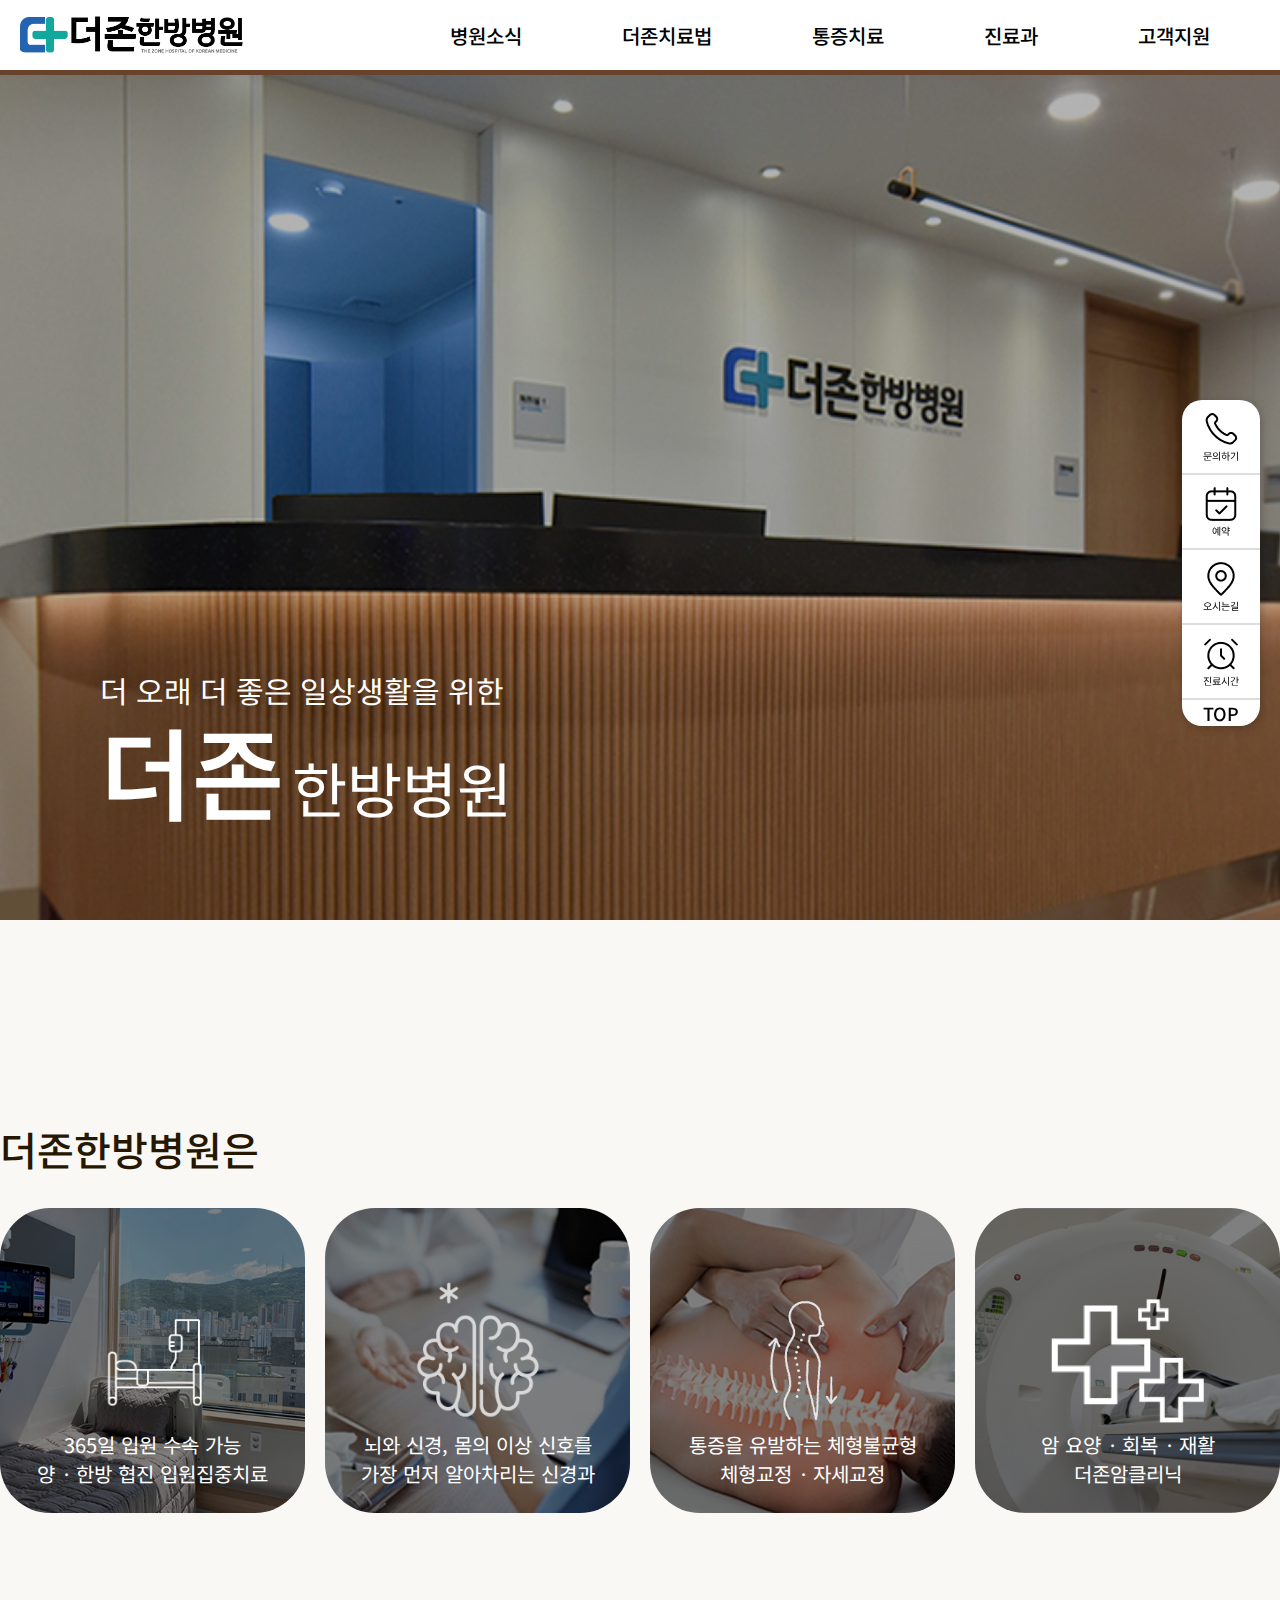
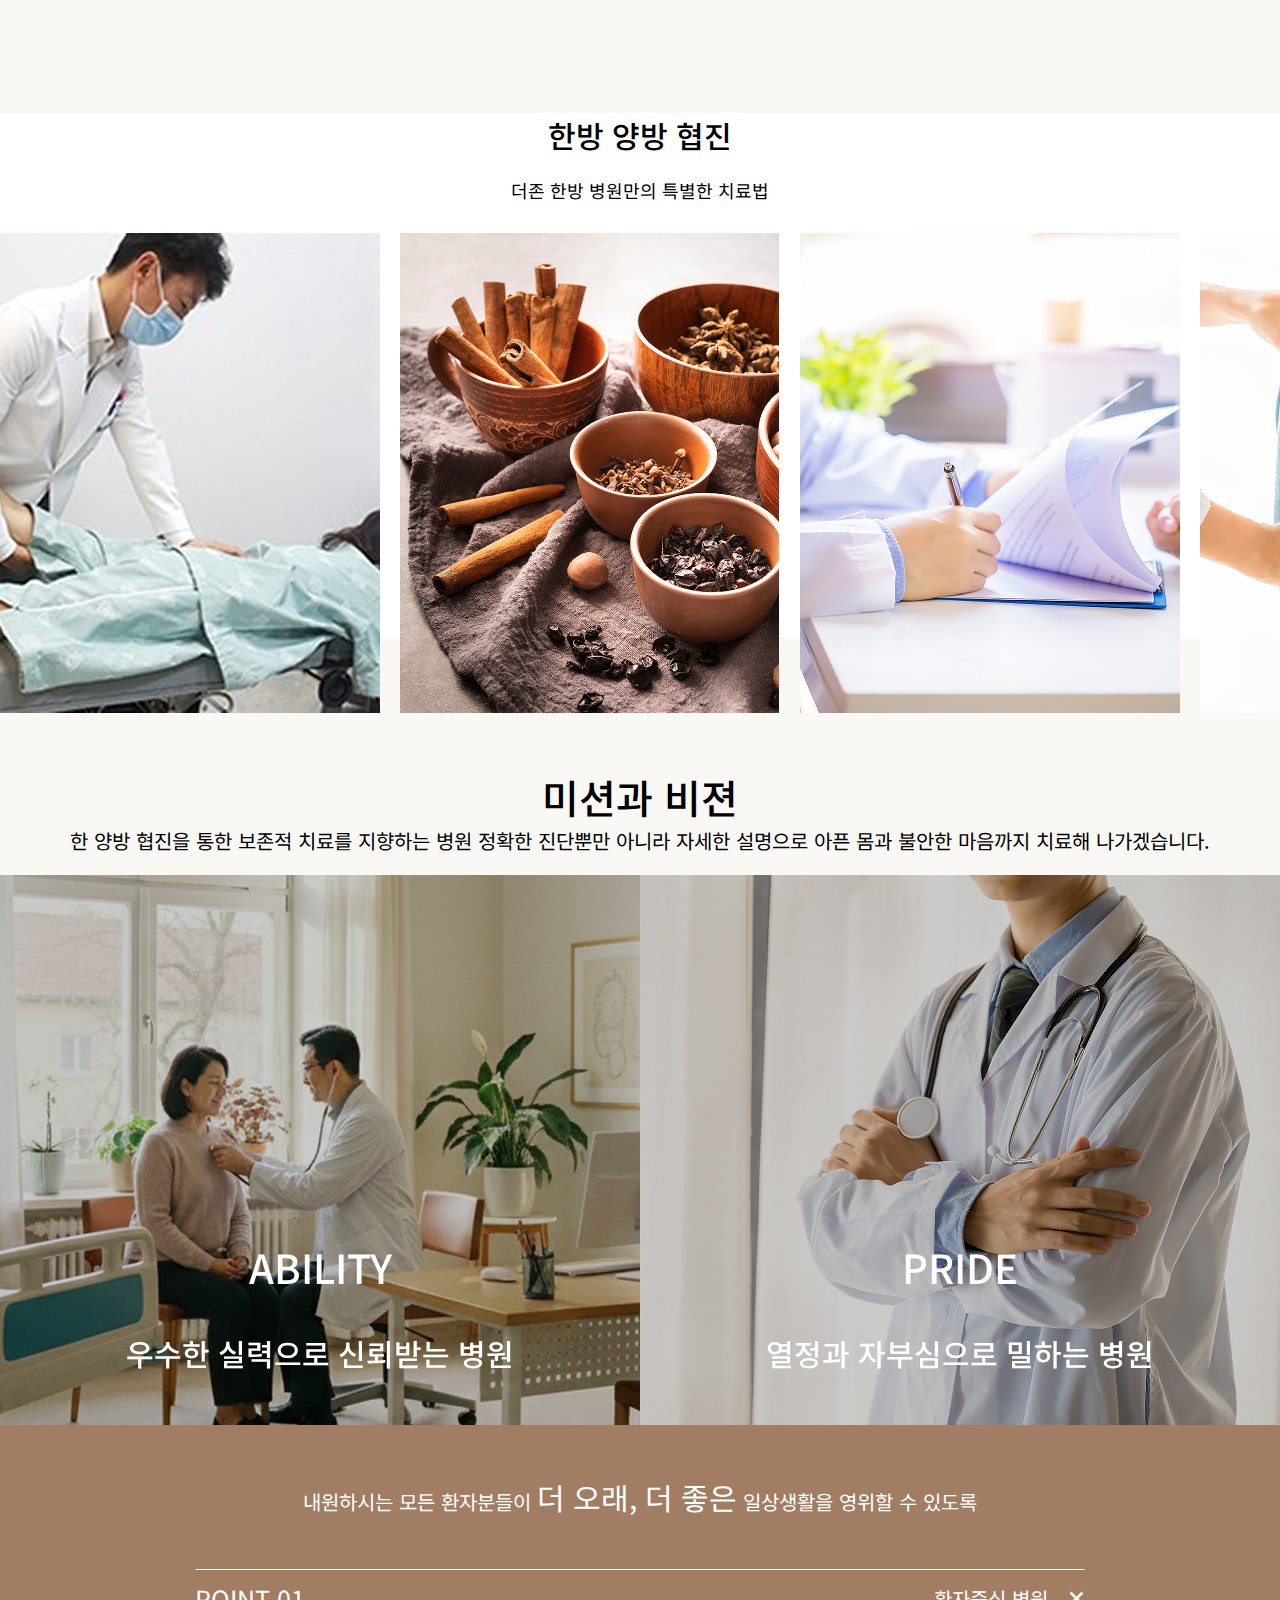
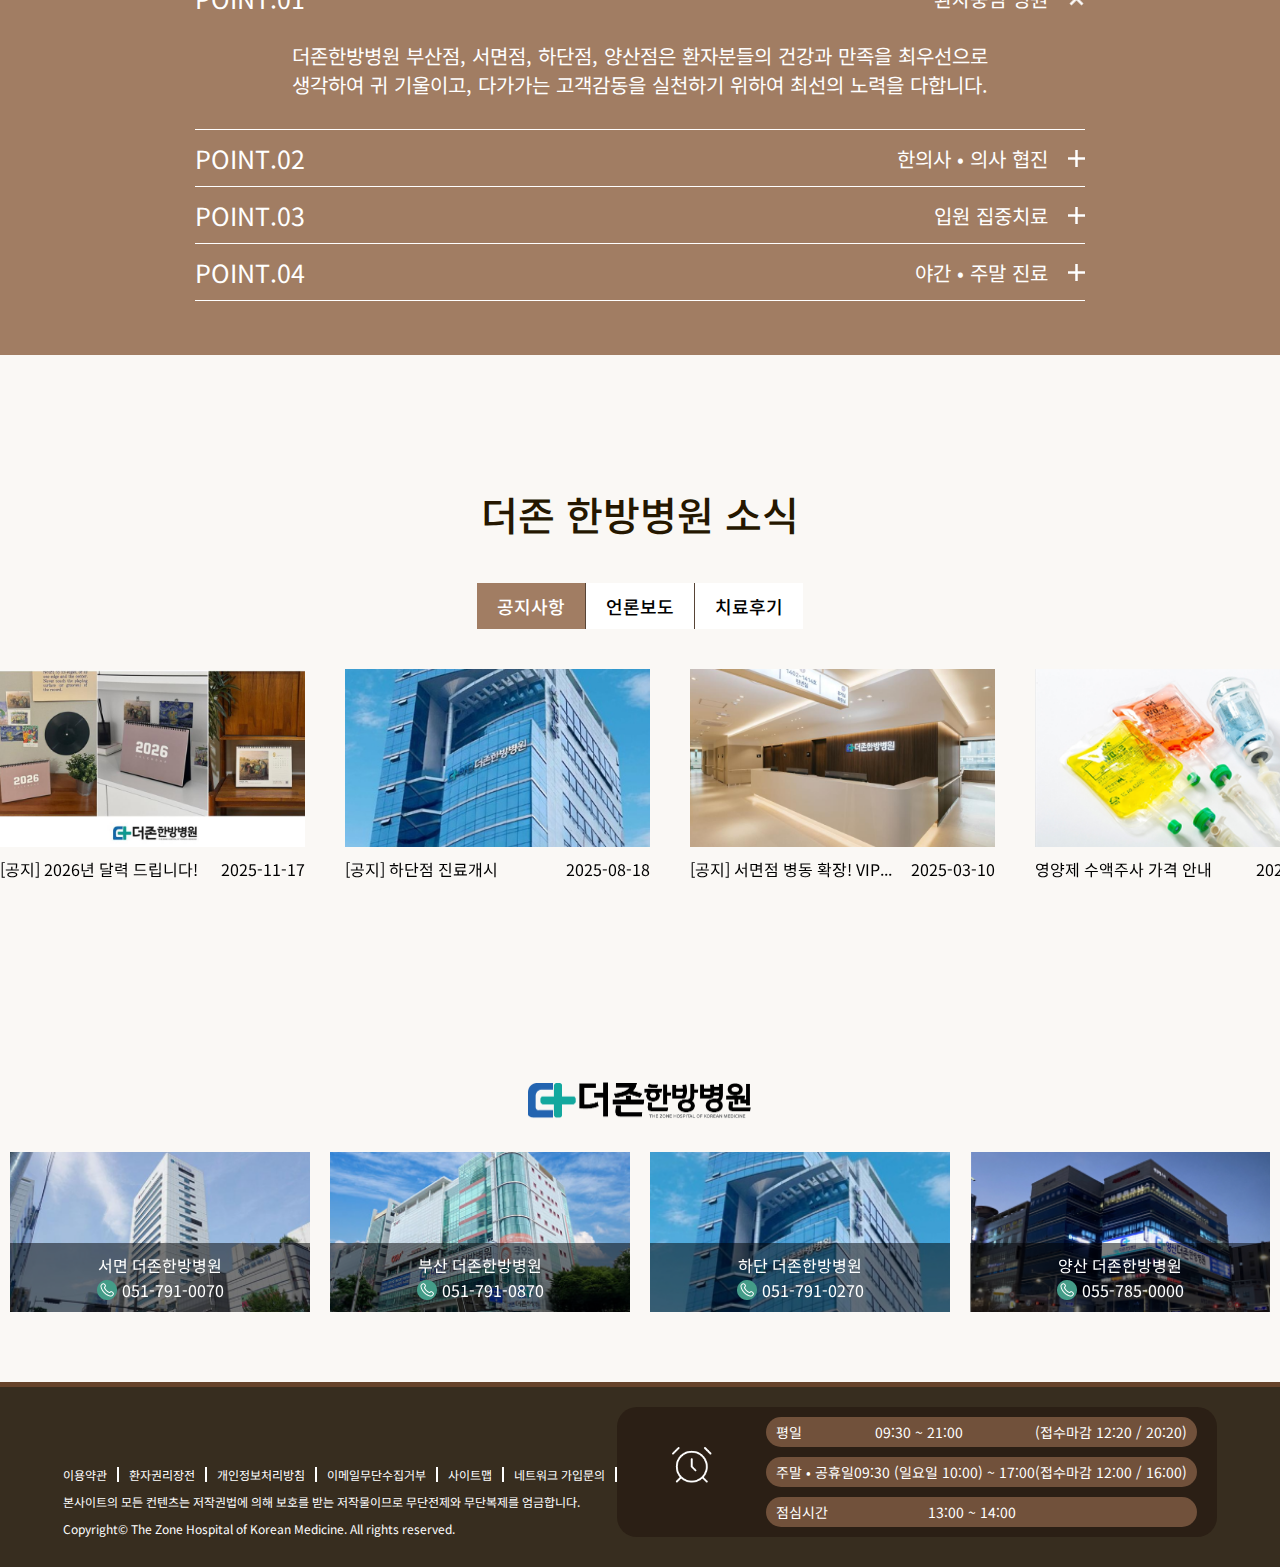
<file: index.html>
<!DOCTYPE html>
<html lang="kor">

<head>
    <meta charset="UTF-8">
    <meta name="viewport" content="width=device-width, initial-scale=1.0">
    <title>더존한방병원</title>

    <link rel="shortcut icon" href="./image/favicon.ico" type="image/x-icon">

    <!-- font -->
    <link rel="stylesheet" href="css/font.css">

    <!-- css -->
    <link rel="stylesheet" href="css/reset.css">
    <link rel="stylesheet" href="https://cdn.jsdelivr.net/npm/swiper@11/swiper-bundle.min.css" />
    <link rel="stylesheet" href="https://unpkg.com/aos@next/dist/aos.css" />
    <link rel="stylesheet" href="css/common.css"> <!-- header/footer 관련 css -->
    <link rel="stylesheet" href="css/main.css"> <!-- main section -->

    <!-- js -->
    <!-- defer:순서를 후순위로 -->
    <script defer src="https://code.jquery.com/jquery-3.7.1.min.js"></script>
    <script defer src="https://cdn.jsdelivr.net/npm/swiper@11/swiper-bundle.min.js"></script>
    <script defer src="https://unpkg.com/aos@next/dist/aos.js"></script>
    <script defer src="js/common.js"></script> <!-- header/footer -->
    <script defer src="js/main.js"></script> <!-- main section -->
</head>

<body>
    <header id="header">
        <div class="inner">
            <div class="logo"><a href="index.html"> <img src="image/common/logo.png" alt="logo"></a></div>
            <ul class="gnb">
                <li><a href="sub/info.html">병원소식</a>
                    <ul class="depth2">
                        <li><a href="sub/info.html">더존소개</a></li>
                        <li><a href="sub/info.html">병원 층별 안내</a></li>
                        <li><a href="sub/info.html">의료진소개</a></li>
                        <li><a href="sub/info.html">병원소식</a></li>
                        <li><a href="sub/info.html">오시는길</a></li>
                    </ul>
                </li>
                <li><a href="sub/chuna.html">더존치료법</a>
                    <ul class="depth2">
                        <li><a href="sub/chuna.html">한방치료법</a></li>
                        <li><a href="sub/chuna.html">양방치료법</a></li>
                        <li><a href="sub/chuna.html">통증치료</a></li>
                        <li><a href="sub/chuna.html">입원집중치료</a></li>
                        <li><a href="sub/chuna.html">재활치료</a></li>
                        <li><a href="sub/chuna.html">진단검사시스템</a></li>
                    </ul>
                </li>
                <li><a href="sub/disc.html">통증치료</a>
                    <ul class="depth2">
                        <li><a href="sub/disc.html">목통증</a></li>
                        <li><a href="sub/disc.html">어깨통증</a></li>
                        <li><a href="sub/disc.html">허리통증</a></li>
                        <li><a href="sub/disc.html">고관절통증</a></li>
                        <li><a href="sub/disc.html">무릎통증</a></li>
                        <li><a href="sub/disc.html">팔통증</a></li>
                        <li><a href="sub/disc.html">턱통증</a></li>
                        <li><a href="sub/disc.html">발통증</a></li>
                    </ul>
                </li>

                <li><a href="sub/medical.html">진료과</a>
                    <ul class="depth2">
                        <li><a href="sub/medical.html">한방소아과</a></li>
                        <li><a href="sub/medical.html">한방내과</a></li>
                        <li><a href="sub/medical.html">한방부인과</a></li>
                        <li><a href="sub/medical.html">교통사고 • 산재</a></li>
                    </ul>
                </li>
                <li><a href="sub/help.html">고객지원</a>
                    <ul class="depth2">
                        <li><a href="sub/help.html">예약 • 문의</a></li>
                        <li><a href="sub/help.html">고객 문의실</a></li>
                        <li><a href="sub/help.html">치료사례</a></li>
                    </ul>
                </li>
            </ul>
            <div class="m_menu">
                <p></p>
            </div>
        </div>

        <ul class="m_gnb">
            <div class="m_gnb_top">
                <div class="m_logo"><img src="image/main/logo.png" alt="logo"></div>
                <div class="m_menu">
                    <p></p>
                </div>
            </div>
            <li><a href="sub/info.html">병원소식</a>
                <ul class="m_depth2">
                    <li><a href="sub/info.html">더존소개</a></li>
                    <li><a href="sub/info.html">병원 층별 안내</a></li>
                    <li><a href="sub/info.html">의료진소개</a></li>
                    <li><a href="sub/info.html">병원소식</a></li>
                    <li><a href="sub/info.html">오시는길</a></li>
                </ul>
            </li>
            <li><a href="sub/chuna.html">더존치료법</a>
                <ul class="m_depth2">
                    <li><a href="sub/chuna.html">한방치료법</a></li>
                    <li><a href="sub/chuna.html">양방치료법</a></li>
                    <li><a href="sub/chuna.html">통증치료</a></li>
                    <li><a href="sub/chuna.html">입원집중치료</a></li>
                    <li><a href="sub/chuna.html">재활치료</a></li>
                    <li><a href="sub/chuna.html">진단검사시스템</a></li>
                </ul>
            </li>
            <li><a href="sub/disc.html">통증치료</a>
                <ul class="m_depth2">
                    <li><a href="sub/disc.html">목통증</a></li>
                    <li><a href="sub/disc.html">어깨통증</a></li>
                    <li><a href="sub/disc.html">허리통증</a></li>
                    <li><a href="sub/disc.html">고관절통증</a></li>
                    <li><a href="sub/disc.html">무릎통증</a></li>
                    <li><a href="sub/disc.html">팔통증</a></li>
                    <li><a href="sub/disc.html">턱통증</a></li>
                    <li><a href="sub/disc.html">발통증</a></li>
                </ul>
            </li>

            <li><a href="sub/medical.html">진료과</a>
                <ul class="m_depth2">
                    <li><a href="sub/medical.html">한방소아과</a></li>
                    <li><a href="sub/medical.html">한방내과</a></li>
                    <li><a href="sub/medical.html">한방부인과</a></li>
                    <li><a href="sub/medical.html">교통사고 • 산재</a></li>
                </ul>
            </li>
            <li><a href="sub/help.html">고객지원</a>
                <ul class="m_depth2">
                    <li><a href="sub/help.html">예약 • 문의</a></li>
                    <li><a href="sub/help.html">고객 문의실</a></li>
                    <li><a href="sub/help.html">치료사례</a></li>
                </ul>
            </li>

        </ul>
        <div class="depth2_bg"></div>
    </header>

    <section class="banner">
        <div class="banner_txt">더 오래 더 좋은 일상생활을 위한<br><strong>더존</strong> <span>한방병원</span> </div>
        <div class="banner_filter"></div>

    </section>

    <section class="merit">
        <div class="inner">
            <h2>더존한방병원은</h2>
            <div class="merit_wrap ">
                <ul class="merit_list">
                    <li>
                        <img src="image/main/merit1_1.png" alt="">
                        <div class="list_txt">365일 입원 수속 가능<br>양 · 한방 협진 입원집중치료</div>
                    </li>
                    <li>
                        <img src="image/main/merit2_1.png" alt="">
                        <div class="list_txt">뇌와 신경, 몸의 이상 신호를<br>가장 먼저 알아차리는 신경과</div>
                    </li>
                    <li>
                        <img src="image/main/merit3_1.png" alt="">
                        <div class="list_txt">통증을 유발하는 체형불균형<br>체형교정 · 자세교정</div>
                    </li>
                    <li>
                        <img src="image/main/merit4_1.png" alt="">
                        <div class="list_txt">암 요양 · 회복 · 재활<br>더존암클리닉</div>
                    </li>
                </ul>
            </div>
        </div>
    </section>

    <section class="wo">
        <div class="wo_left">
            <h2>한방 양방 협진</h2>
            <p>더존 한방 병원만의 특별한 치료법</p>
            <div class="btn_more">
                <a href="">더보기</a>
            </div>
        </div>
        <div class="wo_right swiper">
            <ul class="swiper-wrapper">
                <li class="swiper-slide" data-index="1">
                    <a href="">
                        <div class="list_img"></div>
                        <div class="list_txt">
                            <p>추나요법</p>
                            <p>직접 손 또는 신체의 일부분이나 추나 테이블 등<br>
                                기타 보조기구를 이용해서 환자의 신체 구조에 유<br>효한 자극을 가하여 구조나 기능상의 문제를 치료<br>하는 한방 수기치료입니다.</p>
                        </div>
                    </a>
                </li>
                <li class="swiper-slide" data-index="2">
                    <a href="">
                        <div class="list_img"></div>
                        <div class="list_txt">
                            <p>더존한약</p>
                            <p>더존 치료한약은 한방x양방 협진 시스템을 구축하여
                                한방 검사 및 양방 검사를 바탕으로 환자의 상태를 정확히 파악하고, 환자의 증상과 체질을 바탕으로 환자 한 분 한 분을 위한 1대1 맞춤 치료한약을
                                조제합니다.</p>
                        </div>
                    </a>
                </li>
                <li class="swiper-slide" data-index="3">
                    <a href="">
                        <div class="list_img"></div>
                        <div class="list_txt">
                            <p>검진 및 진단</p>
                            <p>더존한방병원에서는 '한의학x의학 협진‘ 검진시스템을 바탕으로 한의학에 의한 체질감별, 장부경락의 기능 진단과 서양의학의 과학적인
                                진단까지 동시에 진행하여 한·양방 의료진의 신뢰도 높은 상담 및 처방이 가능합니다.</p>
                        </div>
                    </a>
                </li>
                <li class="swiper-slide" data-index="4">
                    <a href="">
                        <div class="list_img"></div>
                        <div class="list_txt">
                            <p>도수치료</p>
                            <p>도수치료는 인체의 600여개 근육 섬유질과 206개의 뼈 구조, 교감 및
                                부교감신경계 등 해부학과 생리학적 지식을 바탕으로 손을 이용하여
                                시행하는 물리치료의 방법입니다. 변형된 척추나 관절 등에 교정이나
                                손마사지, 운동법 등 다양한 테크닉으로 원래의 상태로 구조회복이나
                                기능회복을 시켜주는 치료법입니다.</p>
                        </div>
                    </a>
                </li>
                <li class="swiper-slide" data-index="5">
                    <a href="">
                        <div class="list_img"></div>
                        <div class="list_txt">
                            <p>체외충격파</p>
                            <p>체외충격파 치료(ESWT)는 정형외과, 물리치료, 스포츠 의학에
                                종합적으로 사용됩니다. 충격파 에너지를 통증 부위에 가해 혈관의
                                재형성을 돕고 주변 조직과 뼈를 활성화시켜 통증을 감소시키고 치유를
                                촉진하여 기능개선을 얻을 수 있는 시술법입니다.</p>
                        </div>
                    </a>
                </li>
            </ul>
        </div>

    </section>

    <section class="mission">
        <h2>미션과 비젼</h2>
        <p class="sub_title">한 양방 협진을 통한 보존적 치료를 지향하는 병원 정확한 진단뿐만 아니라 자세한 설명으로 아픈 몸과 불안한 마음까지 치료해 나가겠습니다.</p>
        <div class="mission_wrap swiper">
            <ul class="mission_img swiper-wrapper">
                <li data-index="1" class="swiper-slide">
                    <div class="img_txt">
                        <p>ABILITY</p>
                        <p>우수한 실력으로 신뢰받는 병원</p>
                    </div>
                </li>
                <li data-index="2" class="swiper-slide">
                    <div class="img_txt">
                        <p>PRIDE</p>
                        <p>열정과 자부심으로 밀하는 병원</p>
                    </div>
                </li>
                <li data-index="3" class="swiper-slide">
                    <div class="img_txt">
                        <p>RESPONSIBILITY</p>
                        <p>따뜻한 배려와 책임감 있는 병원</p>
                    </div>
                </li>
            </ul>
        </div>
    </section>

    <section class="vision">
        <div class="inner">
            <p>내원하시는 모든 환자분들이 <span>더 오래, 더 좋은</span> 일상생활을 영위할 수 있도록</p>
            <ul>
                <li>
                    <div class="vision_list active">
                        <p>POINT.01</p>
                        <p>환자중심 병원</p>
                    </div>
                    <div class="vision_content">더존한방병원 부산점, 서면점, 하단점, 양산점은 환자분들의 건강과 만족을 최우선으로 <br>생각하여 귀 기울이고, 다가가는
                        고객감동을 실천하기 위하여 최선의 노력을 다합니다.
                    </div>
                </li>
                <li>
                    <div class="vision_list">
                        <p>POINT.02</p>
                        <p>한의사 • 의사 협진</p>
                    </div>
                    <div class="vision_content">양방 진단검사기를 이용해 통증의 원인을 찾아내고,<br>
                        풍부한 임상 경험과 치료 노하우를 가진 한방 전문의가 환자에 맞는 1:1 치료를 실시합니다.</div>
                </li>
                <li>
                    <div class="vision_list">
                        <p>POINT.03</p>
                        <p>입원 집중치료</p>
                    </div>
                    <div class="vision_content">더존한방병원은 가정의학과, 영상의학과, 침구과, 한방내과, 한방 재활의학과 등 11개의 진료과와<br>
                        입원 병동 시설을 갖추고 체계적인 진료로 치료기간을 줄입니다.</div>
                </li>
                <li>
                    <div class="vision_list">
                        <p>POINT.04</p>
                        <p>야간 • 주말 진료</p>
                    </div>
                    <div class="vision_content">365일 입원 수속이 가능하며 평일 9시까지 야간진료와<br>
                        토요일, 공휴일까지 진료를 실시하여 환자분들이 언제든 편히 진료받을 수 있습니다.</div>
                </li>
            </ul>
        </div>
    </section>

    <section class="news">
        <div class="inner">
            <h2>더존 한방병원 소식</h2>
            <ul class="news_list_tab">
                <li class="active">공지사항</li>
                <li>언론보도</li>
                <li>치료후기</li>
            </ul>
            <div class="news_wrap swiper">
                <ul class="news_list swiper-wrapper">
                    <li class="swiper-slide">
                        <a href="">
                            <img src="image/main/news_img_1.png" alt="">
                            <div>
                                <p>더보기</p>
                            </div>
                        </a>
                        <a href="">
                            <div class="news_title">
                                <p>[공지] 2026년 달력 드립니다!</p>
                                <p>2025-11-17</p>
                            </div>
                        </a>
                    </li>
                    <li class="swiper-slide">
                        <a href="">
                            <img src="image/main/news_img_2.png" alt="">
                            <div>
                                <p>더보기</p>
                            </div>
                        </a>
                        <a href="">
                            <div class="news_title">
                                <p>[공지] 하단점 진료개시</p>
                                <p>2025-08-18</p>
                            </div>
                        </a>
                    </li>
                    <li class="swiper-slide">
                        <a href="">
                            <img src="image/main/news_img_3.png" alt="">
                            <div>
                                <p>더보기</p>
                            </div>
                        </a>
                        <a href="">
                            <div class="news_title">
                                <p>[공지] 서면점 병동 확장! VIP...</p>
                                <p>2025-03-10</p>
                            </div>
                        </a>
                    </li>
                    <li class="swiper-slide">
                        <a href="">
                            <img src="image/main/news_img_4.png" alt="">
                            <div>
                                <p>더보기</p>
                            </div>
                        </a>
                        <a href="">
                            <div class="news_title">
                                <p>영양제 수액주사 가격 안내</p>
                                <p>2025-01-22</p>
                            </div>
                        </a>
                    </li>
                </ul>
            </div>
        </div>
    </section>

    <section class="other_place">
        <h2><img src="image/main/logo.png" alt=""></h2>
        <div class="place_wrap swiper">
            <ul class="swiper-wrapper">
                <li class="swiper-slide" data-index="1">
                    <div class="place_txt">
                        <p>서면 더존한방병원</p>
                        <p>051-791-0070</p>
                    </div>
                </li>
                <li class="swiper-slide" data-index="2">
                    <div class="place_txt">
                        <p>부산 더존한방병원</p>
                        <p>051-791-0870</p>
                    </div>
                </li>
                <li class="swiper-slide" data-index="3">
                    <div class="place_txt">
                        <p>하단 더존한방병원</p>
                        <p>051-791-0270</p>
                    </div>
                </li>
                <li class="swiper-slide" data-index="4">
                    <div class="place_txt">
                        <p>양산 더존한방병원</p>
                        <p>055-785-0000</p>
                    </div>
                </li>
            </ul>
        </div>
    </section>

    <footer id="footer">
        <div class="footer_left">
            <ul>
                <li><a href="#">이용약관</a></li>
                <li><a href="#">환자권리장전</a></li>
                <li><a href="#">개인정보처리방침</a></li>
                <li><a href="#">이메일무단수집거부</a></li>
                <li><a href="#">사이트맵</a></li>
                <li><a href="#">네트워크 가입문의</a></li>
            </ul>
            <p>본사이트의 모든 컨텐츠는 저작권법에 의해 보호를 받는 저작물이므로 무단전제와 무단복제를 엄금합니다.</p>
            <p>Copyright© The Zone Hospital of Korean Medicine. All rights reserved.</p>
        </div>
        <div class="footer_right">
            <div class="alarm"><img src="image/common/alarmIcon.png" alt=""></div>
            <div class="time">
                <div class="day">
                    <p>평일</p>
                    <p>09:30 ~ 21:00</p>
                    <p>(접수마감 12:20 / 20:20)</p>
                </div>
                <div class="holiday">
                    <p>주말 • 공휴일</p>
                    <p>09:30 (일요일 10:00) ~ 17:00</p>
                    <p>(접수마감 12:00 / 16:00)</p>
                </div>
                <div class="lunch">
                    <p>점심시간</p>
                    <p>13:00 ~ 14:00</p>
                </div>

            </div>
        </div>
    </footer>

    <div class="sidebar">
        <ul>
            <li><a href=""><img src="image/common/fixed_1.png" alt="">문의하기</a></li>
            <li><a href=""><img src="image/common/fixed_2.png" alt="">예약</a></li>
            <li><a href="sub/info.html"><img src="image/common/fixed_3.png" alt="">오시는길</a></li>
            <li><a href="#footer"><img src="image/common/fixed_4.png" alt="">진료시간</a></li>
        </ul>
        <div class="gotop"><a href="#">TOP</a></div>
    </div>
</body>

</html>
</file>
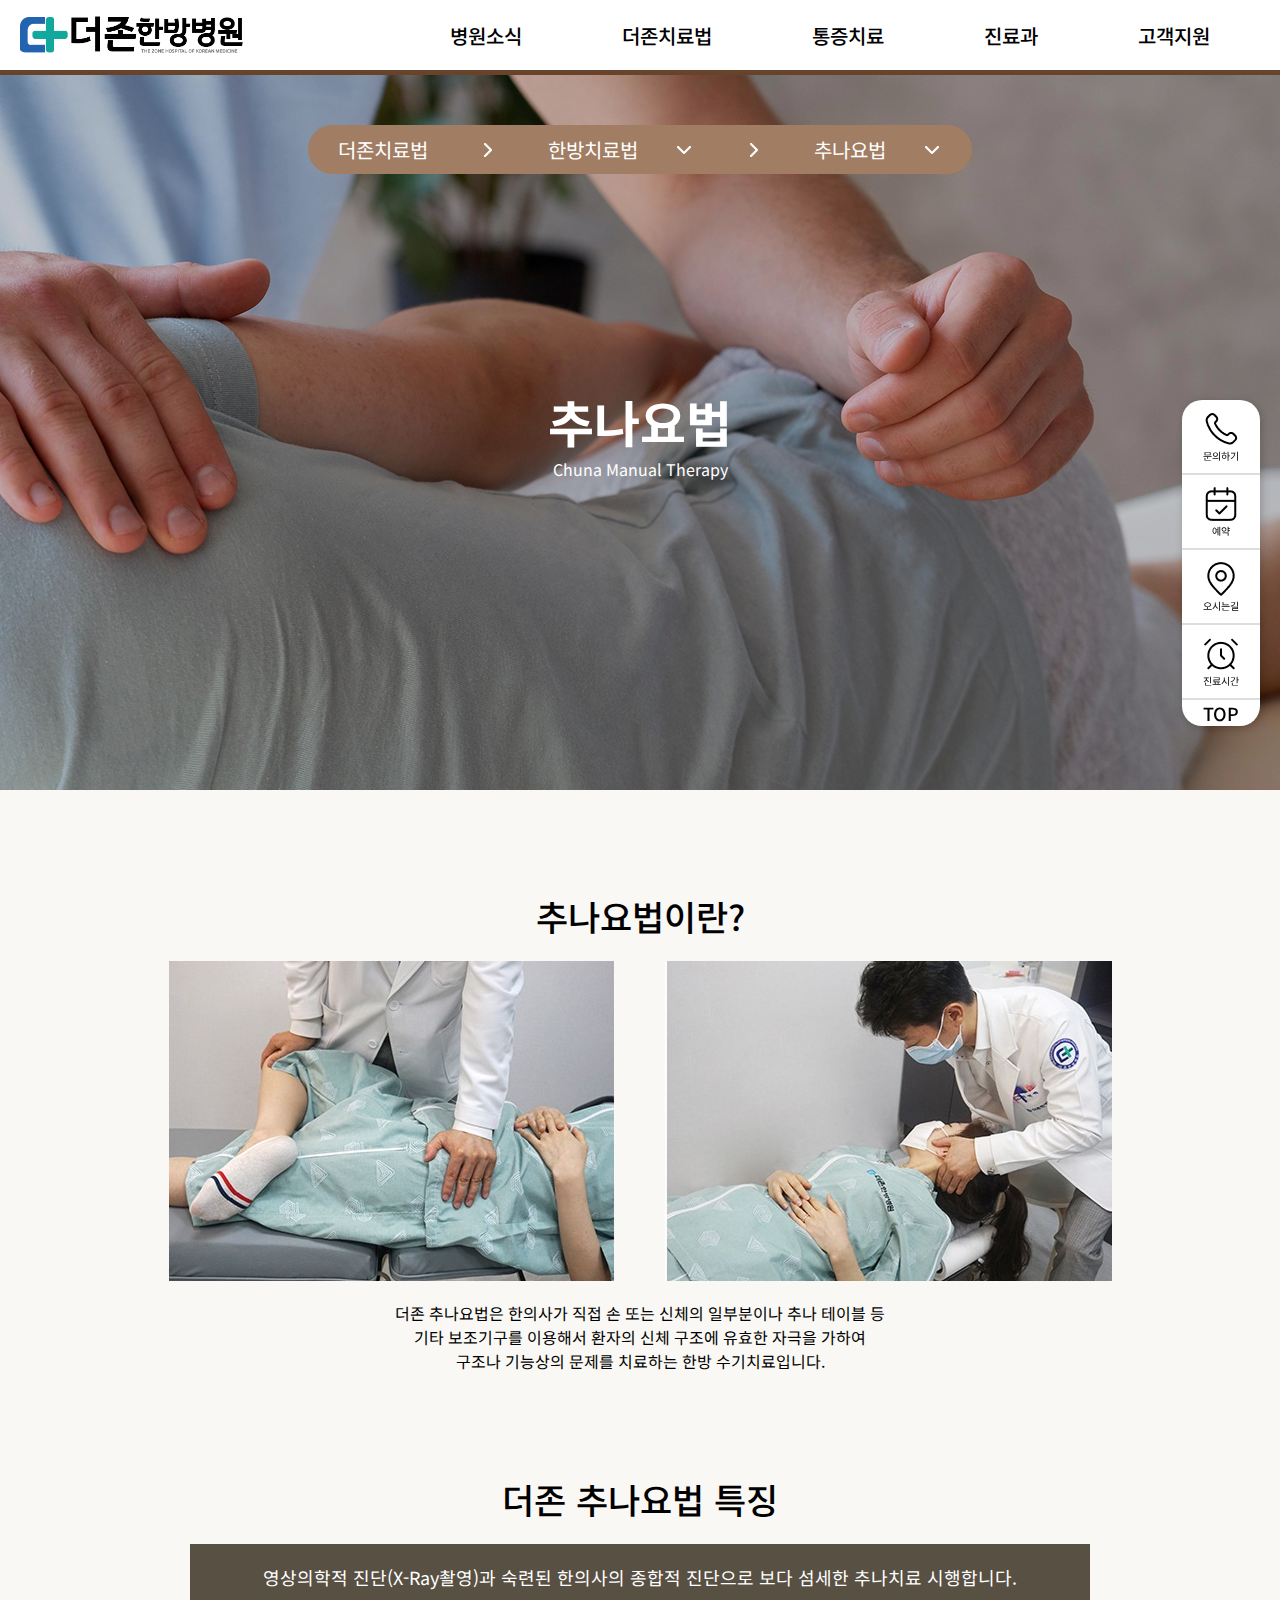
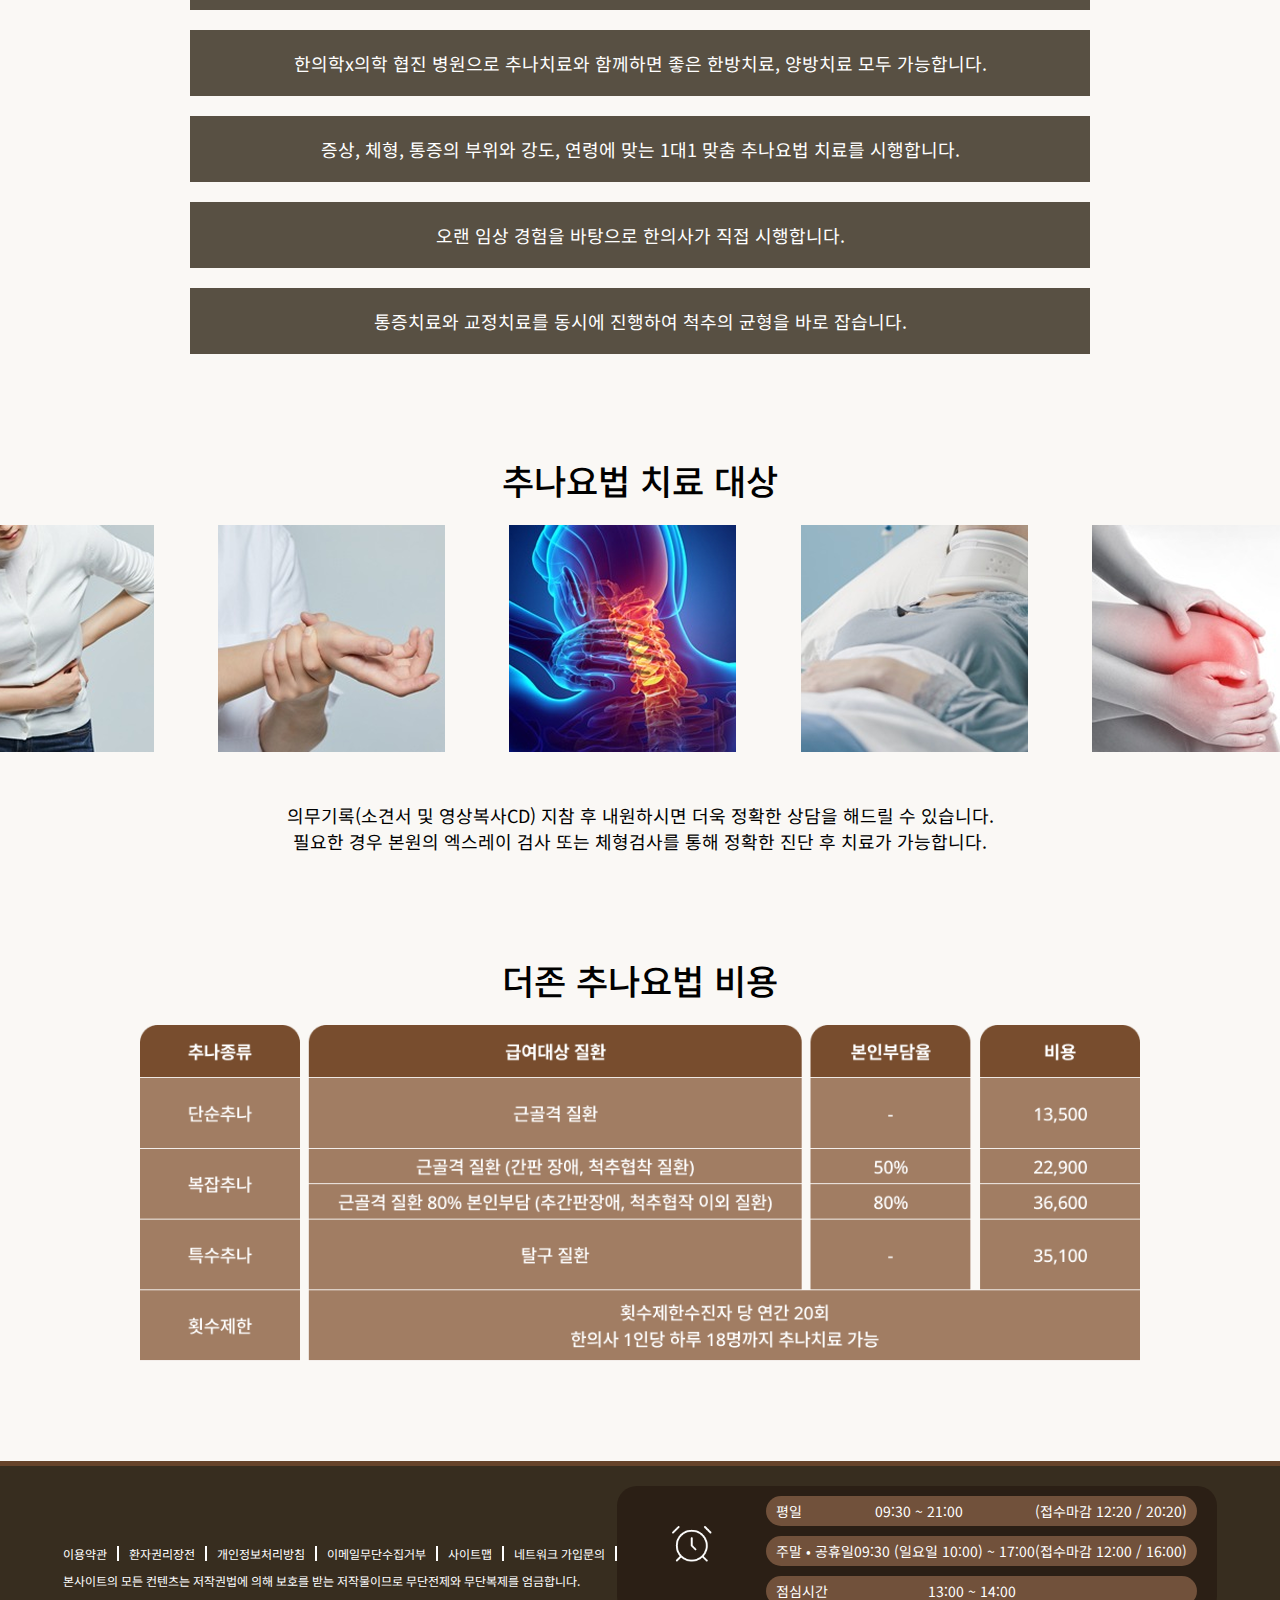
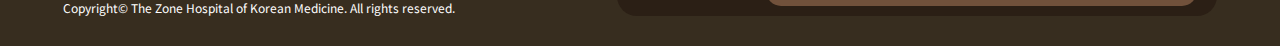
<file: sub/chuna.html>
<!DOCTYPE html>
<html lang="kor">

<head>
    <meta charset="UTF-8">
    <meta name="viewport" content="width=device-width, initial-scale=1.0">
    <title>더존한방병원</title>

    <link rel="shortcut icon" href="./image/favicon.ico" type="image/x-icon">

    <!-- font -->
    <link rel="stylesheet" href="../css/font.css">

    <!-- css -->
    <link rel="stylesheet" href="../css/reset.css">
    <link rel="stylesheet" href="https://cdn.jsdelivr.net/npm/swiper@11/swiper-bundle.min.css" />
    <link rel="stylesheet" href="https://unpkg.com/aos@next/dist/aos.css" />
    <link rel="stylesheet" href="../css/common.css"> <!-- header/footer 관련 css -->
    <link rel="stylesheet" href="../css/chuna.css"> <!-- main section -->

    <!-- js -->
    <!-- defer:순서를 후순위로 -->
    <script defer src="https://code.jquery.com/jquery-3.7.1.min.js"></script>
    <script defer src="https://cdn.jsdelivr.net/npm/swiper@11/swiper-bundle.min.js"></script>
    <script defer src="https://unpkg.com/aos@next/dist/aos.js"></script>
    <script defer src="../js/common.js"></script> <!-- header/footer -->
    <script defer src="../js/chuna.js"></script> <!-- main section -->
</head>

<body>
    <header id="header">
        <div class="inner">
            <div class="logo"><a href="../index.html"> <img src="../image/common/logo.png" alt="logo"></a></div>
            <ul class="gnb">
                <li><a href="../sub/info.html">병원소식</a>
                    <ul class="depth2">
                        <li><a href="../sub/info.html">더존소개</a></li>
                        <li><a href="../sub/info.html">병원 층별 안내</a></li>
                        <li><a href="../sub/info.html">의료진소개</a></li>
                        <li><a href="../sub/info.html">병원소식</a></li>
                        <li><a href="../sub/info.html">오시는길</a></li>
                    </ul>
                </li>
                <li><a href="../sub/chuna.html">더존치료법</a>
                    <ul class="depth2">
                        <li><a href="../sub/chuna.html">한방치료법</a></li>
                        <li><a href="../sub/chuna.html">양방치료법</a></li>
                        <li><a href="../sub/chuna.html">통증치료</a></li>
                        <li><a href="../sub/chuna.html">입원집중치료</a></li>
                        <li><a href="../sub/chuna.html">재활치료</a></li>
                        <li><a href="../sub/chuna.html">진단검사시스템</a></li>
                    </ul>
                </li>
                <li><a href="../sub/disc.html">통증치료</a>
                    <ul class="depth2">
                        <li><a href="../sub/disc.html">목통증</a></li>
                        <li><a href="../sub/disc.html">어깨통증</a></li>
                        <li><a href="../sub/disc.html">허리통증</a></li>
                        <li><a href="../sub/disc.html">고관절통증</a></li>
                        <li><a href="../sub/disc.html">무릎통증</a></li>
                        <li><a href="../sub/disc.html">팔통증</a></li>
                        <li><a href="../sub/disc.html">턱통증</a></li>
                        <li><a href="../sub/disc.html">발통증</a></li>
                    </ul>
                </li>

                <li><a href="../sub/medical.html">진료과</a>
                    <ul class="depth2">
                        <li><a href="../sub/medical.html">한방소아과</a></li>
                        <li><a href="../sub/medical.html">한방내과</a></li>
                        <li><a href="../sub/medical.html">한방부인과</a></li>
                        <li><a href="../sub/medical.html">교통사고 • 산재</a></li>
                    </ul>
                </li>
                <li><a href="../sub/help.html">고객지원</a>
                    <ul class="depth2">
                        <li><a href="../sub/help.html">예약 • 문의</a></li>
                        <li><a href="../sub/help.html">고객 문의실</a></li>
                        <li><a href="../sub/help.html">치료사례</a></li>
                    </ul>
                </li>
            </ul>
            <div class="m_menu">
                <p></p>
            </div>
        </div>

        <ul class="m_gnb">
            <div class="m_gnb_top">
                <div class="m_logo"><img src="../image/main/logo.png" alt="logo"></div>
                <div class="m_menu">
                    <p></p>
                </div>
            </div>
            <li><a href="../sub/info.html">병원소식</a>
                <ul class="m_depth2">
                    <li><a href="../sub/info.html">더존소개</a></li>
                    <li><a href="../sub/info.html">병원 층별 안내</a></li>
                    <li><a href="../sub/info.html">의료진소개</a></li>
                    <li><a href="../sub/info.html">병원소식</a></li>
                    <li><a href="../sub/info.html">오시는길</a></li>
                </ul>
            </li>
            <li><a href="../sub/chuna.html">더존치료법</a>
                <ul class="m_depth2">
                    <li><a href="../sub/chuna.html">한방치료법</a></li>
                    <li><a href="../sub/chuna.html">양방치료법</a></li>
                    <li><a href="../sub/chuna.html">통증치료</a></li>
                    <li><a href="../sub/chuna.html">입원집중치료</a></li>
                    <li><a href="../sub/chuna.html">재활치료</a></li>
                    <li><a href="../sub/chuna.html">진단검사시스템</a></li>
                </ul>
            </li>
            <li><a href="../sub/disc.html">통증치료</a>
                <ul class="m_depth2">
                    <li><a href="../sub/disc.html">목통증</a></li>
                    <li><a href="../sub/disc.html">어깨통증</a></li>
                    <li><a href="../sub/disc.html">허리통증</a></li>
                    <li><a href="../sub/disc.html">고관절통증</a></li>
                    <li><a href="../sub/disc.html">무릎통증</a></li>
                    <li><a href="../sub/disc.html">팔통증</a></li>
                    <li><a href="../sub/disc.html">턱통증</a></li>
                    <li><a href="../sub/disc.html">발통증</a></li>
                </ul>
            </li>

            <li><a href="../sub/medical.html">진료과</a>
                <ul class="m_depth2">
                    <li><a href="../sub/medical.html">한방소아과</a></li>
                    <li><a href="../sub/medical.html">한방내과</a></li>
                    <li><a href="../sub/medical.html">한방부인과</a></li>
                    <li><a href="../sub/medical.html">교통사고 • 산재</a></li>
                </ul>
            </li>
            <li><a href="../sub/help.html">고객지원</a>
                <ul class="m_depth2">
                    <li><a href="../sub/help.html">예약 • 문의</a></li>
                    <li><a href="../sub/help.html">고객 문의실</a></li>
                    <li><a href="../sub/help.html">치료사례</a></li>
                </ul>
            </li>

        </ul>
        <div class="depth2_bg"></div>
    </header>

    <div class="contents_wrap">
        <div class="banner">
            <div class="nav">
                <ul>
                    <li>더존치료법</li>
                    <li class="next"></li>
                    <li>한방치료법
                        <ul class="drop_menu">
                            <li><a href="#">한방치료법</a></li>
                            <li><a href="#">양방치료법</a></li>
                            <li><a href="#">입원집중치료</a></li>
                            <li><a href="#">재활치료</a></li>
                            <li><a href="#">진단검사시스템</a></li>
                        </ul>
                    </li>
                    <li class="next"></li>
                    <li>추나요법
                        <ul class="drop_menu_2">
                            <li><a href="#">추나요법</a></li>
                            <li><a href="#">약침·봉침</a></li>
                            <li><a href="#">침구치료</a></li>
                            <li><a href="#">더존한약</a></li>
                            <li><a href="#">경옥고·공진단</a></li>
                        </ul>
                    </li>
                </ul>
            </div>
            <div class="banner_txt">
                <h2>추나요법</h2>
                <p>Chuna Manual Therapy</p>
            </div>
        </div>
        <div class="what">
            <h3>추나요법이란?</h3>
            <div class="what_img">
                <p><img src="../image/sub/chuna_what_1.png" alt="추나요법"></p>
                <p><img src="../image/sub/chuna_what_2.png" alt="추나요법"></p>
            </div>
            <div class="what_txt">
                <p>더존 추나요법은 한의사가 직접 손 또는 신체의 일부분이나 추나 테이블 등<br>
                    기타 보조기구를 이용해서 환자의 신체 구조에 유효한 자극을 가하여<br>
                    구조나 기능상의 문제를 치료하는 한방 수기치료입니다.</p>
            </div>
        </div>
        <div class="chara">
            <h3>더존 추나요법 특징</h3>
            <ul>
                <li>영상의학적 진단(X-Ray촬영)과 숙련된 한의사의 종합적 진단으로 보다 섬세한 추나치료 시행합니다.</li>
                <li>한의학x의학 협진 병원으로 추나치료와 함께하면 좋은 한방치료, 양방치료 모두 가능합니다. </li>
                <li>증상, 체형, 통증의 부위와 강도, 연령에 맞는 1대1 맞춤 추나요법 치료를 시행합니다.</li>
                <li>오랜 임상 경험을 바탕으로 한의사가 직접 시행합니다.</li>
                <li>통증치료와 교정치료를 동시에 진행하여 척추의 균형을 바로 잡습니다.</li>
            </ul>
        </div>
        <div class="who">
            <h3>추나요법 치료 대상</h3>
            <div class="swiper who_list">
                <ul class="swiper-wrapper">
                    <li class="swiper-slide"><img src="../image/sub/who_1.png" alt=""></li>
                    <li class="swiper-slide"><img src="../image/sub/who_2.png" alt=""></li>
                    <li class="swiper-slide"><img src="../image/sub/who_3.png" alt=""></li>
                    <li class="swiper-slide"><img src="../image/sub/who_4.png" alt=""></li>
                    <li class="swiper-slide"><img src="../image/sub/who_5.png" alt=""></li>
                    <li class="swiper-slide"><img src="../image/sub/who_6.png" alt=""></li>
                    <li class="swiper-slide"><img src="../image/sub/who_7.png" alt=""></li>
                    <li class="swiper-slide"><img src="../image/sub/who_1.png" alt=""></li>
                    <li class="swiper-slide"><img src="../image/sub/who_2.png" alt=""></li>
                    <li class="swiper-slide"><img src="../image/sub/who_3.png" alt=""></li>
                    <li class="swiper-slide"><img src="../image/sub/who_4.png" alt=""></li>
                    <li class="swiper-slide"><img src="../image/sub/who_5.png" alt=""></li>
                    <li class="swiper-slide"><img src="../image/sub/who_6.png" alt=""></li>
                    <li class="swiper-slide"><img src="../image/sub/who_7.png" alt=""></li>
                </ul>
            </div>
            <p>의무기록(소견서 및 영상복사CD) 지참 후 내원하시면 더욱 정확한 상담을 해드릴 수 있습니다.<br>
                필요한 경우 본원의 엑스레이 검사 또는 체형검사를 통해 정확한 진단 후 치료가 가능합니다.</p>
        </div>
        <div class="price">
            <h3>더존 추나요법 비용</h3>
            <div class="price_img">
                <p><img src="../image/sub/price_img.png" alt=""></p>
            </div>
        </div>
    </div>
    <footer id="footer">
        <div class="footer_left">
            <ul>
                <li><a href="#">이용약관</a></li>
                <li><a href="#">환자권리장전</a></li>
                <li><a href="#">개인정보처리방침</a></li>
                <li><a href="#">이메일무단수집거부</a></li>
                <li><a href="#">사이트맵</a></li>
                <li><a href="#">네트워크 가입문의</a></li>
            </ul>
            <p>본사이트의 모든 컨텐츠는 저작권법에 의해 보호를 받는 저작물이므로 무단전제와 무단복제를 엄금합니다.</p>
            <p>Copyright© The Zone Hospital of Korean Medicine. All rights reserved.</p>
        </div>
        <div class="footer_right">
            <div class="alarm"><img src="../image/common/alarmIcon.png" alt=""></div>
            <div class="time">
                <div class="day">
                    <p>평일</p>
                    <p>09:30 ~ 21:00</p>
                    <p>(접수마감 12:20 / 20:20)</p>
                </div>
                <div class="holiday">
                    <p>주말 • 공휴일</p>
                    <p>09:30 (일요일 10:00) ~ 17:00</p>
                    <p>(접수마감 12:00 / 16:00)</p>
                </div>
                <div class="lunch">
                    <p>점심시간</p>
                    <p>13:00 ~ 14:00</p>
                </div>

            </div>
        </div>
    </footer>

    <div class="sidebar">
        <ul>
            <li><a href=""><img src="../image/common/fixed_1.png" alt="">문의하기</a></li>
            <li><a href=""><img src="../image/common/fixed_2.png" alt="">예약</a></li>
            <li><a href="info.html"><img src="../image/common/fixed_3.png" alt="">오시는길</a></li>
            <li><a href="#footer"><img src="../image/common/fixed_4.png" alt="">진료시간</a></li>
        </ul>
        <div class="gotop"><a href="#">TOP</a></div>
    </div>
</body>

</html>
</file>
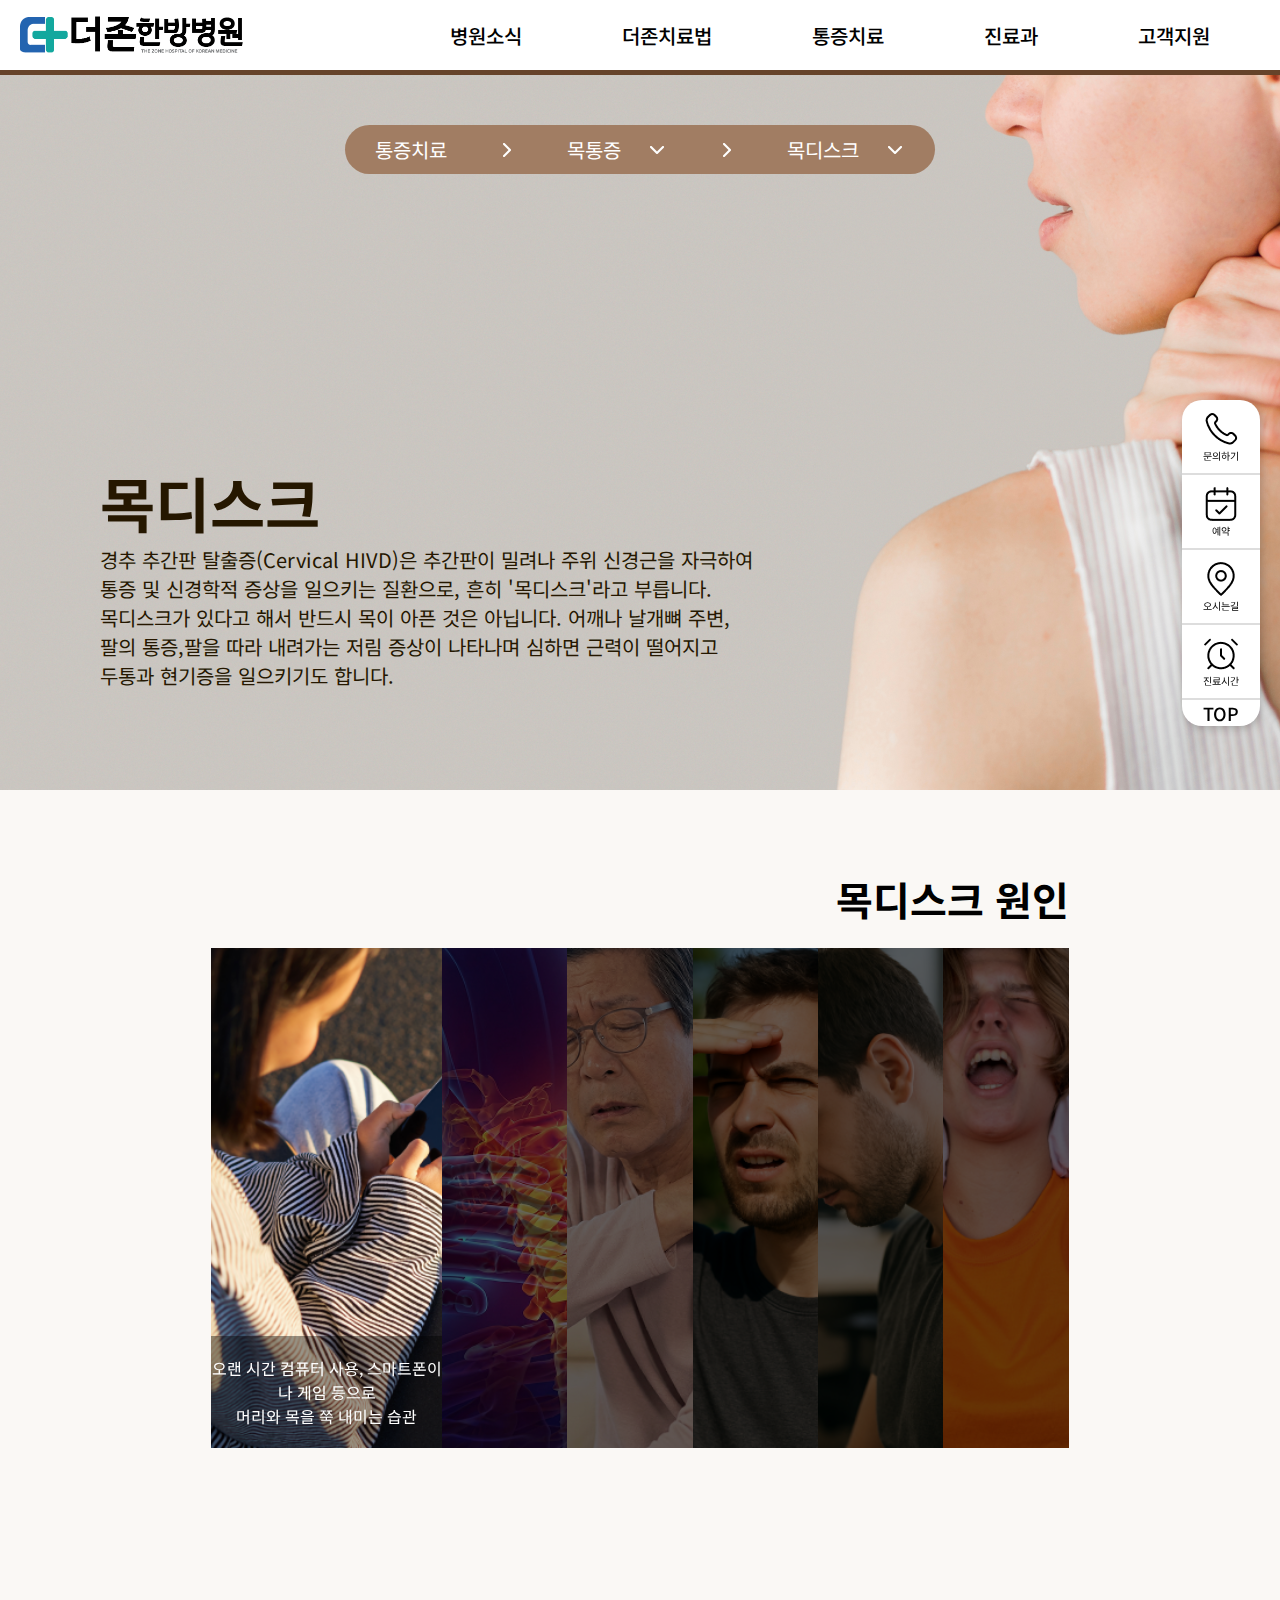
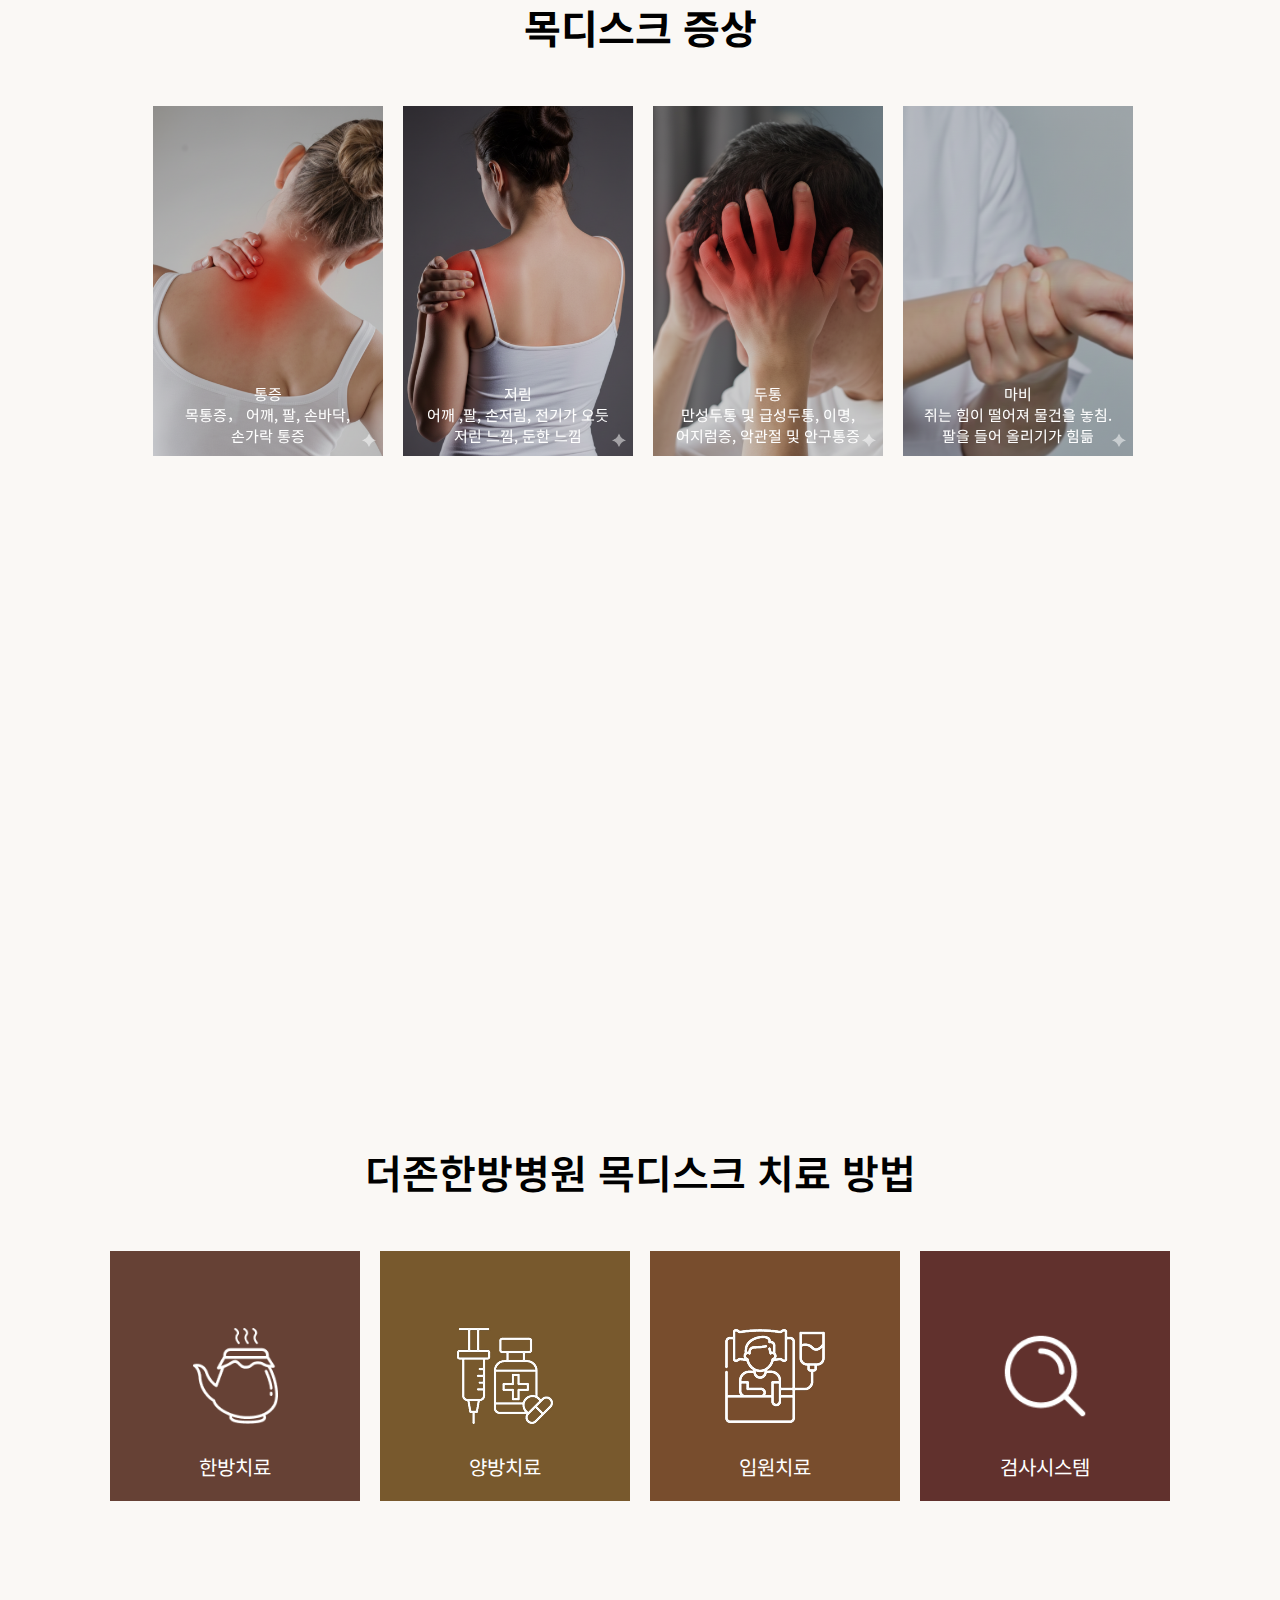
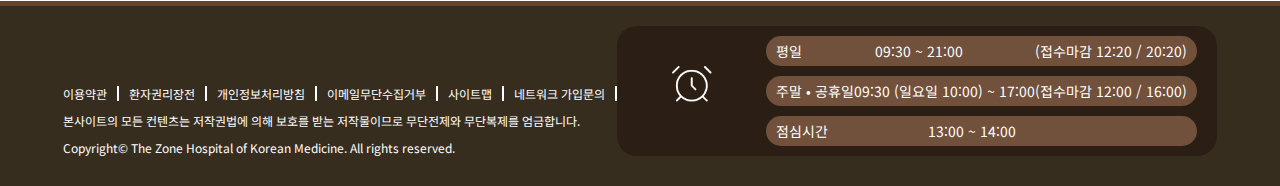
<file: sub/disc.html>
<!DOCTYPE html>
<html lang="kor">

<head>
    <meta charset="UTF-8">
    <meta name="viewport" content="width=device-width, initial-scale=1.0">
    <title>더존한방병원</title>

    <link rel="shortcut icon" href="./image/favicon.ico" type="image/x-icon">

    <!-- font -->
    <link rel="stylesheet" href="../css/font.css">

    <!-- css -->
    <link rel="stylesheet" href="../css/reset.css">
    <link rel="stylesheet" href="https://cdn.jsdelivr.net/npm/swiper@11/swiper-bundle.min.css" />
    <link rel="stylesheet" href="https://unpkg.com/aos@next/dist/aos.css" />
    <link rel="stylesheet" href="../css/common.css"> <!-- header/footer 관련 css -->
    <link rel="stylesheet" href="../css/disc.css"> <!-- main section -->

    <!-- js -->
    <!-- defer:순서를 후순위로 -->
    <script defer src="https://code.jquery.com/jquery-3.7.1.min.js"></script>
    <script defer src="https://cdn.jsdelivr.net/npm/swiper@11/swiper-bundle.min.js"></script>
    <script defer src="https://unpkg.com/aos@next/dist/aos.js"></script>
    <script defer src="../js/common.js"></script> <!-- header/footer -->
    <script defer src="../js/disc.js"></script> <!-- main section -->
</head>

<body>
    <header id="header">
        <div class="inner">
            <div class="logo"><a href="../index.html"> <img src="../image/common/logo.png" alt="logo"></a></div>
            <ul class="gnb">
                <li><a href="../sub/info.html">병원소식</a>
                    <ul class="depth2">
                        <li><a href="../sub/info.html">더존소개</a></li>
                        <li><a href="../sub/info.html">병원 층별 안내</a></li>
                        <li><a href="../sub/info.html">의료진소개</a></li>
                        <li><a href="../sub/info.html">병원소식</a></li>
                        <li><a href="../sub/info.html">오시는길</a></li>
                    </ul>
                </li>
                <li><a href="../sub/chuna.html">더존치료법</a>
                    <ul class="depth2">
                        <li><a href="../sub/chuna.html">한방치료법</a></li>
                        <li><a href="../sub/chuna.html">양방치료법</a></li>
                        <li><a href="../sub/chuna.html">통증치료</a></li>
                        <li><a href="../sub/chuna.html">입원집중치료</a></li>
                        <li><a href="../sub/chuna.html">재활치료</a></li>
                        <li><a href="../sub/chuna.html">진단검사시스템</a></li>
                    </ul>
                </li>
                <li><a href="../sub/disc.html">통증치료</a>
                    <ul class="depth2">
                        <li><a href="../sub/disc.html">목통증</a></li>
                        <li><a href="../sub/disc.html">어깨통증</a></li>
                        <li><a href="../sub/disc.html">허리통증</a></li>
                        <li><a href="../sub/disc.html">고관절통증</a></li>
                        <li><a href="../sub/disc.html">무릎통증</a></li>
                        <li><a href="../sub/disc.html">팔통증</a></li>
                        <li><a href="../sub/disc.html">턱통증</a></li>
                        <li><a href="../sub/disc.html">발통증</a></li>
                    </ul>
                </li>

                <li><a href="../sub/medical.html">진료과</a>
                    <ul class="depth2">
                        <li><a href="../sub/medical.html">한방소아과</a></li>
                        <li><a href="../sub/medical.html">한방내과</a></li>
                        <li><a href="../sub/medical.html">한방부인과</a></li>
                        <li><a href="../sub/medical.html">교통사고 • 산재</a></li>
                    </ul>
                </li>
                <li><a href="../sub/help.html">고객지원</a>
                    <ul class="depth2">
                        <li><a href="../sub/help.html">예약 • 문의</a></li>
                        <li><a href="../sub/help.html">고객 문의실</a></li>
                        <li><a href="../sub/help.html">치료사례</a></li>
                    </ul>
                </li>
            </ul>
            <div class="m_menu">
                <p></p>
            </div>
        </div>

        <ul class="m_gnb">
            <div class="m_gnb_top">
                <div class="m_logo"><img src="../image/main/logo.png" alt="logo"></div>
                <div class="m_menu">
                    <p></p>
                </div>
            </div>
            <li><a href="../sub/info.html">병원소식</a>
                <ul class="m_depth2">
                    <li><a href="../sub/info.html">더존소개</a></li>
                    <li><a href="../sub/info.html">병원 층별 안내</a></li>
                    <li><a href="../sub/info.html">의료진소개</a></li>
                    <li><a href="../sub/info.html">병원소식</a></li>
                    <li><a href="../sub/info.html">오시는길</a></li>
                </ul>
            </li>
            <li><a href="../sub/chuna.html">더존치료법</a>
                <ul class="m_depth2">
                    <li><a href="../sub/chuna.html">한방치료법</a></li>
                    <li><a href="../sub/chuna.html">양방치료법</a></li>
                    <li><a href="../sub/chuna.html">통증치료</a></li>
                    <li><a href="../sub/chuna.html">입원집중치료</a></li>
                    <li><a href="../sub/chuna.html">재활치료</a></li>
                    <li><a href="../sub/chuna.html">진단검사시스템</a></li>
                </ul>
            </li>
            <li><a href="../sub/disc.html">통증치료</a>
                <ul class="m_depth2">
                    <li><a href="../sub/disc.html">목통증</a></li>
                    <li><a href="../sub/disc.html">어깨통증</a></li>
                    <li><a href="../sub/disc.html">허리통증</a></li>
                    <li><a href="../sub/disc.html">고관절통증</a></li>
                    <li><a href="../sub/disc.html">무릎통증</a></li>
                    <li><a href="../sub/disc.html">팔통증</a></li>
                    <li><a href="../sub/disc.html">턱통증</a></li>
                    <li><a href="../sub/disc.html">발통증</a></li>
                </ul>
            </li>

            <li><a href="../sub/medical.html">진료과</a>
                <ul class="m_depth2">
                    <li><a href="../sub/medical.html">한방소아과</a></li>
                    <li><a href="../sub/medical.html">한방내과</a></li>
                    <li><a href="../sub/medical.html">한방부인과</a></li>
                    <li><a href="../sub/medical.html">교통사고 • 산재</a></li>
                </ul>
            </li>
            <li><a href="../sub/help.html">고객지원</a>
                <ul class="m_depth2">
                    <li><a href="../sub/help.html">예약 • 문의</a></li>
                    <li><a href="../sub/help.html">고객 문의실</a></li>
                    <li><a href="../sub/help.html">치료사례</a></li>
                </ul>
            </li>

        </ul>
        <div class="depth2_bg"></div>
    </header>

    <div class="banner">
        <div class="nav">
            <ul>
                <li>통증치료</li>
                <li class="next"></li>
                <li>목통증
                    <ul class="drop_menu">
                        <li><a href="#">목통증</a></li>
                        <li><a href="#">어깨통증</a></li>
                        <li><a href="#">허리통증</a></li>
                        <li><a href="#">고관절통증</a></li>
                        <li><a href="#">무릎통증</a></li>
                        <li><a href="#">팔통증</a></li>
                        <li><a href="#">턱통증</a></li>
                        <li><a href="#">발통증</a></li>
                    </ul>
                </li>
                <li class="next"></li>
                <li>목디스크
                    <ul class="drop_menu_2">
                        <li><a href="#">목디스크</a></li>
                        <li><a href="#">거북목 교정</a></li>
                    </ul>
                </li>
            </ul>
        </div>
        <div class="banner_txt">
            <h2>목디스크</h2>
            <p>경추 추간판 탈출증(Cervical HIVD)은 추간판이 밀려나 주위 신경근을 자극하여<br>
                통증 및 신경학적 증상을 일으키는 질환으로, 흔히 '목디스크'라고 부릅니다.<br>목디스크가 있다고 해서 반드시 목이 아픈 것은 아닙니다. 어깨나 날개뼈 주변,<br>팔의 통증,팔을 따라
                내려가는 저림 증상이 나타나며 심하면 근력이 떨어지고<br>두통과 현기증을 일으키기도 합니다.
            </p>
        </div>
    </div>
    <div class="content_1">
        <h3>목디스크 원인</h3>
        <ul>
            <li class="active">
                <p> 오랜 시간 컴퓨터 사용, 스마트폰이나 게임 등으로<br>머리와 목을 쭉 내미는 습관</p>
            </li>
            <li>
                <p>사고 등 직접적인 충격으로<br>목뼈나 관절에 손상이 생긴 경우</p>
            </li>
            <li>
                <p>수분이 감소하여 퇴행성 변화를 일으켜<br>탄력성을 잃고 굳어지는 노화현상</p>
            </li>
            <li>
                <p> 시력이 나빠서 눈을 찡그리며<br>목을 앞으로 쭉 빼고 보는 습관</p>
            </li>
            <li>
                <p>일자목, 거북목을 치료하지 않고 방치한 경우</p>
            </li>
            <li>
                <p>과도하게 높은 베개를 사용하는 경우</p>
            </li>
        </ul>
    </div>
    <div class="content_2">
        <h3>목디스크 증상</h3>
        <div class="content_2_wrap swiper">
            <ul class="swiper-wrapper">
                <li class="swiper-slide">
                    <p>통증<br>
                        목통증， 어깨, 팔, 손바닥,<br>손가락 통증</p>
                </li>
                <li class="swiper-slide">
                    <p>저림<br>
                        어깨 ,팔, 손저림, 전기가 오듯<br>저린 느낌, 둔한 느낌</p>
                </li>
                <li class="swiper-slide">
                    <p>두통 <br>
                        만성두통 및 급성두통, 이명,<br>어지럼증, 악관절 및 안구통증</p>
                </li>
                <li class="swiper-slide">
                    <p>마비<br>
                        쥐는 힘이 떨어져 물건을 놓침.<br>팔을 들어 올리기가 힘듦</p>
                </li>
            </ul>
        </div>
    </div>
    <div class="middle_txt" data-aos="fade-up">
        <h3>목디스크는 <br>여러 질환으로 이어질 수 있습니다.</h3>
        <p>퇴행성 척추 장애 • 외상에 의한 척추 손상 • 요추관 협착증 • 요추 전방전위증</p>
    </div>

    <div class="content_3">
        <h3>더존한방병원 <br>목디스크 치료 방법</h3>
        <ul>
            <li>
                <a href="">
                    <p class="icon"></p>
                    <p class="con3_txt">한방치료</p>
                </a>
            </li>
            <li>
                <a href="">
                    <p class="icon"></p>
                    <p class="con3_txt">양방치료</p>
                </a>
            </li>
            <li>
                <a href="">
                    <p class="icon"></p>
                    <p class="con3_txt">입원치료</p>
                </a>
            </li>
            <li>
                <a href="">
                    <p class="icon"></p>
                    <p class="con3_txt">검사시스템</p>
                </a>
            </li>
        </ul>
    </div>

    <footer id="footer">
        <div class="footer_left">
            <ul>
                <li><a href="#">이용약관</a></li>
                <li><a href="#">환자권리장전</a></li>
                <li><a href="#">개인정보처리방침</a></li>
                <li><a href="#">이메일무단수집거부</a></li>
                <li><a href="#">사이트맵</a></li>
                <li><a href="#">네트워크 가입문의</a></li>
            </ul>
            <p>본사이트의 모든 컨텐츠는 저작권법에 의해 보호를 받는 저작물이므로 무단전제와 무단복제를 엄금합니다.</p>
            <p>Copyright© The Zone Hospital of Korean Medicine. All rights reserved.</p>
        </div>
        <div class="footer_right">
            <div class="alarm"><img src="../image/common/alarmIcon.png" alt=""></div>
            <div class="time">
                <div class="day">
                    <p>평일</p>
                    <p>09:30 ~ 21:00</p>
                    <p>(접수마감 12:20 / 20:20)</p>
                </div>
                <div class="holiday">
                    <p>주말 • 공휴일</p>
                    <p>09:30 (일요일 10:00) ~ 17:00</p>
                    <p>(접수마감 12:00 / 16:00)</p>
                </div>
                <div class="lunch">
                    <p>점심시간</p>
                    <p>13:00 ~ 14:00</p>
                </div>

            </div>
        </div>
    </footer>

    <div class="sidebar">
        <ul>
            <li><a href=""><img src="../image/common/fixed_1.png" alt="">문의하기</a></li>
            <li><a href=""><img src="../image/common/fixed_2.png" alt="">예약</a></li>
            <li><a href="info.html"><img src="../image/common/fixed_3.png" alt="">오시는길</a></li>
            <li><a href="#footer"><img src="../image/common/fixed_4.png" alt="">진료시간</a></li>
        </ul>
        <div class="gotop"><a href="#">TOP</a></div>
    </div>
</body>

</html>
</file>
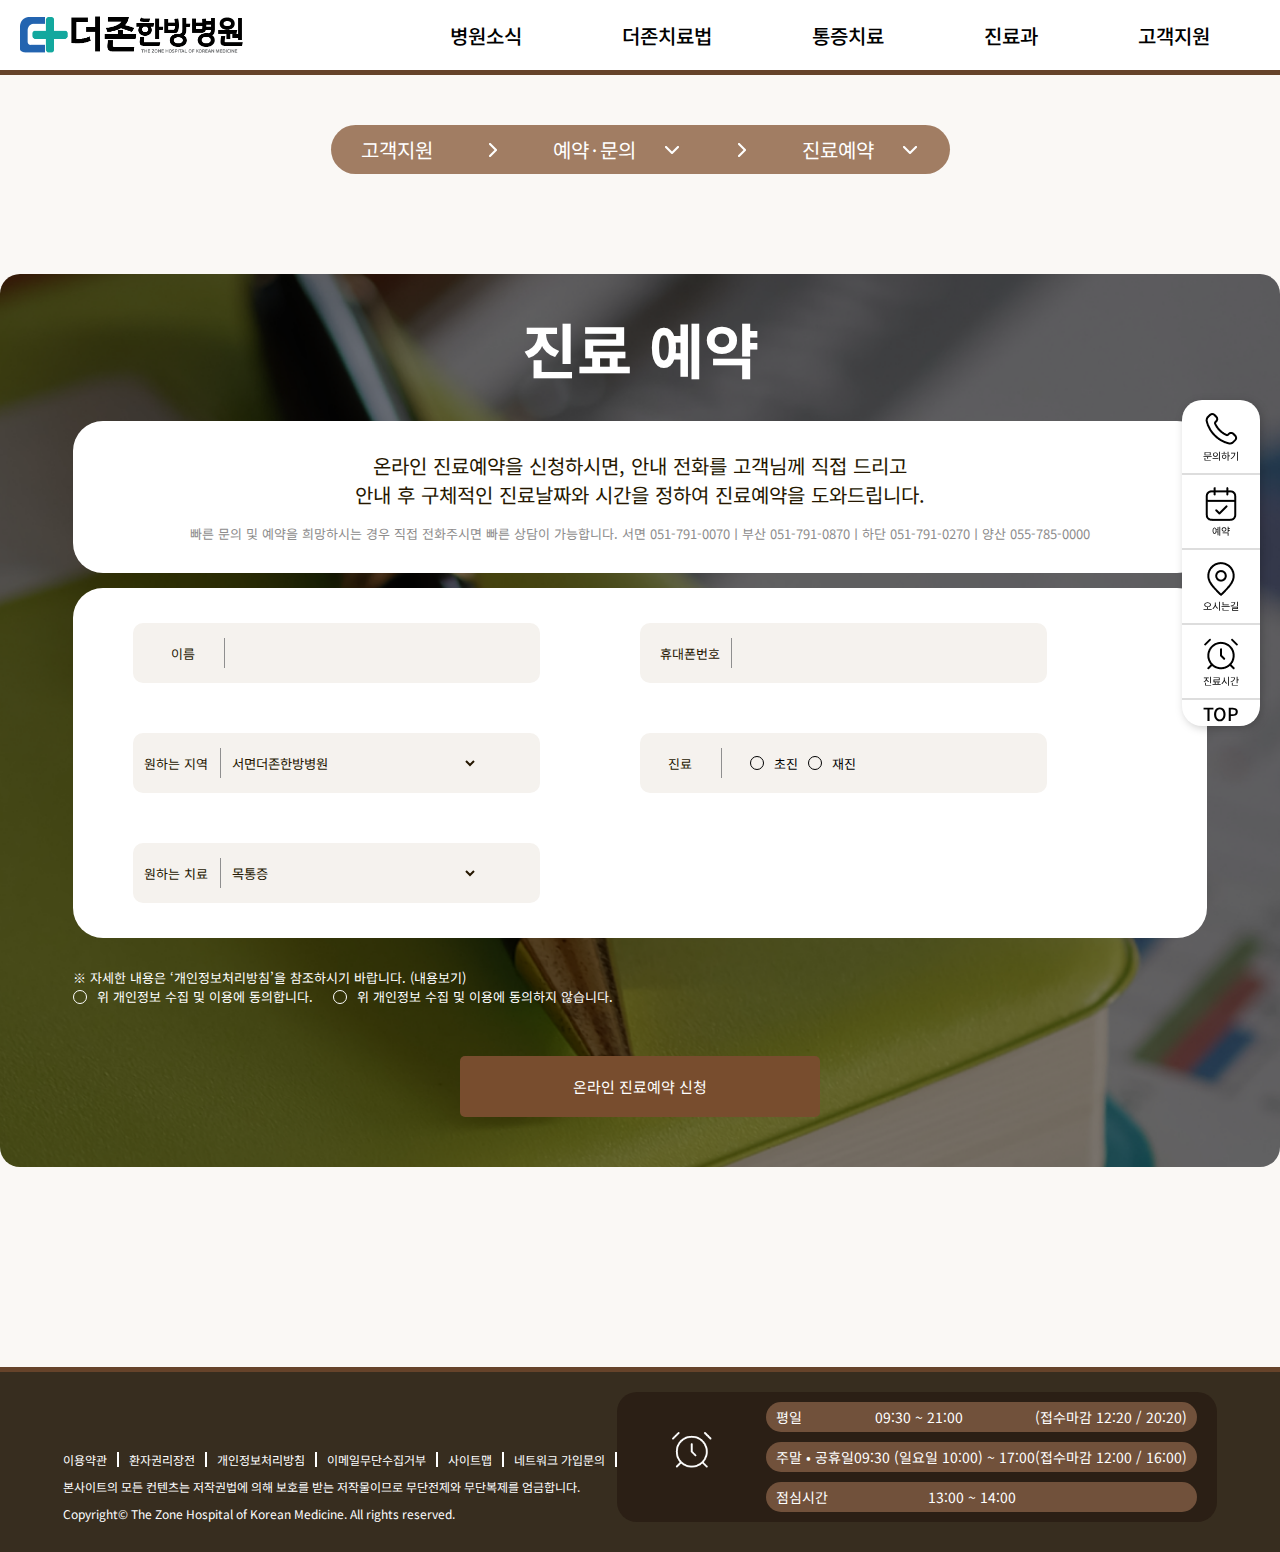
<file: sub/help.html>
<!DOCTYPE html>
<html lang="kor">

<head>
    <meta charset="UTF-8">
    <meta name="viewport" content="width=device-width, initial-scale=1.0">
    <title>더존한방병원</title>

    <link rel="shortcut icon" href="./image/favicon.ico" type="image/x-icon">

    <!-- font -->
    <link rel="stylesheet" href="../css/font.css">

    <!-- css -->
    <link rel="stylesheet" href="../css/reset.css">
    <link rel="stylesheet" href="https://cdn.jsdelivr.net/npm/swiper@11/swiper-bundle.min.css" />
    <link rel="stylesheet" href="https://unpkg.com/aos@next/dist/aos.css" />
    <link rel="stylesheet" href="../css/common.css"> <!-- header/footer 관련 css -->
    <link rel="stylesheet" href="../css/help.css"> <!-- main section -->

    <!-- js -->
    <!-- defer:순서를 후순위로 -->
    <script defer src="https://code.jquery.com/jquery-3.7.1.min.js"></script>
    <script defer src="https://cdn.jsdelivr.net/npm/swiper@11/swiper-bundle.min.js"></script>
    <script defer src="https://unpkg.com/aos@next/dist/aos.js"></script>
    <script defer src="../js/common.js"></script> <!-- header/footer -->
    <script defer src="../js/help.js"></script> <!-- main section -->
</head>

<body>
    <header id="header">
        <div class="inner">
            <div class="logo"><a href="../index.html"> <img src="../image/common/logo.png" alt="logo"></a></div>
            <ul class="gnb">
                <li><a href="../sub/info.html">병원소식</a>
                    <ul class="depth2">
                        <li><a href="../sub/info.html">더존소개</a></li>
                        <li><a href="../sub/info.html">병원 층별 안내</a></li>
                        <li><a href="../sub/info.html">의료진소개</a></li>
                        <li><a href="../sub/info.html">병원소식</a></li>
                        <li><a href="../sub/info.html">오시는길</a></li>
                    </ul>
                </li>
                <li><a href="../sub/chuna.html">더존치료법</a>
                    <ul class="depth2">
                        <li><a href="../sub/chuna.html">한방치료법</a></li>
                        <li><a href="../sub/chuna.html">양방치료법</a></li>
                        <li><a href="../sub/chuna.html">통증치료</a></li>
                        <li><a href="../sub/chuna.html">입원집중치료</a></li>
                        <li><a href="../sub/chuna.html">재활치료</a></li>
                        <li><a href="../sub/chuna.html">진단검사시스템</a></li>
                    </ul>
                </li>
                <li><a href="../sub/disc.html">통증치료</a>
                    <ul class="depth2">
                        <li><a href="../sub/disc.html">목통증</a></li>
                        <li><a href="../sub/disc.html">어깨통증</a></li>
                        <li><a href="../sub/disc.html">허리통증</a></li>
                        <li><a href="../sub/disc.html">고관절통증</a></li>
                        <li><a href="../sub/disc.html">무릎통증</a></li>
                        <li><a href="../sub/disc.html">팔통증</a></li>
                        <li><a href="../sub/disc.html">턱통증</a></li>
                        <li><a href="../sub/disc.html">발통증</a></li>
                    </ul>
                </li>

                <li><a href="../sub/medical.html">진료과</a>
                    <ul class="depth2">
                        <li><a href="../sub/medical.html">한방소아과</a></li>
                        <li><a href="../sub/medical.html">한방내과</a></li>
                        <li><a href="../sub/medical.html">한방부인과</a></li>
                        <li><a href="../sub/medical.html">교통사고 • 산재</a></li>
                    </ul>
                </li>
                <li><a href="../sub/help.html">고객지원</a>
                    <ul class="depth2">
                        <li><a href="../sub/help.html">예약 • 문의</a></li>
                        <li><a href="../sub/help.html">고객 문의실</a></li>
                        <li><a href="../sub/help.html">치료사례</a></li>
                    </ul>
                </li>
            </ul>
            <div class="m_menu">
                <p></p>
            </div>
        </div>

        <ul class="m_gnb">
            <div class="m_gnb_top">
                <div class="m_logo"><img src="../image/main/logo.png" alt="logo"></div>
                <div class="m_menu">
                    <p></p>
                </div>
            </div>
            <li><a href="../sub/info.html">병원소식</a>
                <ul class="m_depth2">
                    <li><a href="../sub/info.html">더존소개</a></li>
                    <li><a href="../sub/info.html">병원 층별 안내</a></li>
                    <li><a href="../sub/info.html">의료진소개</a></li>
                    <li><a href="../sub/info.html">병원소식</a></li>
                    <li><a href="../sub/info.html">오시는길</a></li>
                </ul>
            </li>
            <li><a href="../sub/chuna.html">더존치료법</a>
                <ul class="m_depth2">
                    <li><a href="../sub/chuna.html">한방치료법</a></li>
                    <li><a href="../sub/chuna.html">양방치료법</a></li>
                    <li><a href="../sub/chuna.html">통증치료</a></li>
                    <li><a href="../sub/chuna.html">입원집중치료</a></li>
                    <li><a href="../sub/chuna.html">재활치료</a></li>
                    <li><a href="../sub/chuna.html">진단검사시스템</a></li>
                </ul>
            </li>
            <li><a href="../sub/disc.html">통증치료</a>
                <ul class="m_depth2">
                    <li><a href="../sub/disc.html">목통증</a></li>
                    <li><a href="../sub/disc.html">어깨통증</a></li>
                    <li><a href="../sub/disc.html">허리통증</a></li>
                    <li><a href="../sub/disc.html">고관절통증</a></li>
                    <li><a href="../sub/disc.html">무릎통증</a></li>
                    <li><a href="../sub/disc.html">팔통증</a></li>
                    <li><a href="../sub/disc.html">턱통증</a></li>
                    <li><a href="../sub/disc.html">발통증</a></li>
                </ul>
            </li>

            <li><a href="../sub/medical.html">진료과</a>
                <ul class="m_depth2">
                    <li><a href="../sub/medical.html">한방소아과</a></li>
                    <li><a href="../sub/medical.html">한방내과</a></li>
                    <li><a href="../sub/medical.html">한방부인과</a></li>
                    <li><a href="../sub/medical.html">교통사고 • 산재</a></li>
                </ul>
            </li>
            <li><a href="../sub/help.html">고객지원</a>
                <ul class="m_depth2">
                    <li><a href="../sub/help.html">예약 • 문의</a></li>
                    <li><a href="../sub/help.html">고객 문의실</a></li>
                    <li><a href="../sub/help.html">치료사례</a></li>
                </ul>
            </li>

        </ul>
        <div class="depth2_bg"></div>
    </header>

    <div class="nav">
        <ul>
            <li>고객지원</li>
            <li class="next"></li>
            <li>예약·문의
                <ul class="drop_menu">
                    <li><a href="#">예약·문의</a></li>
                    <li><a href="#">고객 문의실</a></li>
                    <li><a href="#">치료사례</a></li>
                </ul>
            </li>
            <li class="next"></li>
            <li>진료예약
                <ul class="drop_menu_2">
                    <li><a href="#">진료예약</a></li>
                    <li><a href="#">카카오톡 문의</a></li>
                    <li><a href="#">네이버톡톡<br>문의</a></li>
                </ul>
            </li>
        </ul>
    </div>

    <div class="reserv">
        <h2>진료 예약</h2>
        <div class="notice">
            <dl>
                <dt>온라인 진료예약을 신청하시면, 안내 전화를 고객님께 직접 드리고<br>
                    안내 후 구체적인 진료날짜와 시간을 정하여 진료예약을 도와드립니다.</dt>
                <dd>빠른 문의 및 예약을 희망하시는 경우 직접 전화주시면 빠른 상담이 가능합니다.
                    <span>서면 051-791-0070ㅣ부산 051-791-0870ㅣ하단 051-791-0270ㅣ양산 055-785-0000</span>
                </dd>
            </dl>
        </div>
        <div class="info">
            <ul>
                <li>
                    <fieldset>
                        <legend>이름</legend>
                        <p>이름</p>
                        <input type="text">
                    </fieldset>
                </li>
                <li>
                    <fieldset>
                        <legend>휴대폰번호</legend>
                        <p>휴대폰번호</p>
                        <input type="text">
                    </fieldset>
                </li>
                <li class="select">
                    <p>원하는 지역</p>
                    <select name="region" id="region">
                        <option value="서면">서면더존한방병원</option>
                        <option value="부산">부산더존한방병원</option>
                        <option value="양산">양산더존한방병원</option>
                        <option value="하단">하단더존한방병원</option>
                    </select>
                </li>
                <li>
                    <p>진료</p>
                    <fieldset>
                        <legend>초진/재진</legend>
                        <label for="first">
                            <input type="checkbox" class="checkbox" id="first">
                            <div class="circle"></div>
                            초진
                        </label>
                        <label for="return">
                            <input type="checkbox" class="checkbox" id="return">
                            <div class="circle"></div>
                            재진
                        </label>
                    </fieldset>
                </li>
                <li class="select">
                    <p>원하는 치료</p>
                    <select name="cure" id="cure">
                        <option value="목통증">목통증</option>
                        <option value=" 어깨통증">어깨통증</option>
                        <option value="허리통증">허리통증</option>
                        <option value="고관절통증">고관절통증</option>
                        <option value="무릎통증">무릎통증</option>
                        <option value="발통증">발통증</option>
                        <option value="턱통증">턱통증</option>
                        <option value="한방소아과">한방소아과</option>
                        <option value="한방내과">한방내과</option>
                        <option value="한방부인과">한방부인과</option>
                        <option value="교통사고 • 산재">교통사고 • 산재</option>
                    </select>
                </li>
            </ul>
        </div>
        <div class="agree">
            <div>※ 자세한 내용은 ‘개인정보처리방침’을 참조하시기 바랍니다. <span><a href="#">(내용보기)</a></span></div>
            <div class="box_wrap">
                <label for="agree">
                    <input type="checkbox" class="checkbox" id="agree">
                    <div class="circle"></div>
                    위 개인정보 수집 및 이용에 동의합니다.
                </label>
                <label for="disagree">
                    <input type="checkbox" class="checkbox" id="disagree">
                    <div class="circle"></div>
                    위 개인정보 수집 및 이용에 동의하지 않습니다.
                </label>
            </div>
        </div>

        <div class="button">온라인 진료예약 신청</div>
    </div>




    <footer id="footer">
        <div class="footer_left">
            <ul>
                <li><a href="#">이용약관</a></li>
                <li><a href="#">환자권리장전</a></li>
                <li><a href="#">개인정보처리방침</a></li>
                <li><a href="#">이메일무단수집거부</a></li>
                <li><a href="#">사이트맵</a></li>
                <li><a href="#">네트워크 가입문의</a></li>
            </ul>
            <p>본사이트의 모든 컨텐츠는 저작권법에 의해 보호를 받는 저작물이므로 무단전제와 무단복제를 엄금합니다.</p>
            <p>Copyright© The Zone Hospital of Korean Medicine. All rights reserved.</p>
        </div>
        <div class="footer_right">
            <div class="alarm"><img src="../image/common/alarmIcon.png" alt=""></div>
            <div class="time">
                <div class="day">
                    <p>평일</p>
                    <p>09:30 ~ 21:00</p>
                    <p>(접수마감 12:20 / 20:20)</p>
                </div>
                <div class="holiday">
                    <p>주말 • 공휴일</p>
                    <p>09:30 (일요일 10:00) ~ 17:00</p>
                    <p>(접수마감 12:00 / 16:00)</p>
                </div>
                <div class="lunch">
                    <p>점심시간</p>
                    <p>13:00 ~ 14:00</p>
                </div>

            </div>
        </div>
    </footer>

    <div class="sidebar">
        <ul>
            <li><a href=""><img src="../image/common/fixed_1.png" alt="">문의하기</a></li>
            <li><a href=""><img src="../image/common/fixed_2.png" alt="">예약</a></li>
            <li><a href="info.html"><img src="../image/common/fixed_3.png" alt="">오시는길</a></li>
            <li><a href="#footer"><img src="../image/common/fixed_4.png" alt="">진료시간</a></li>
        </ul>
        <div class="gotop"><a href="#">TOP</a></div>
    </div>
</body>

</html>
</file>
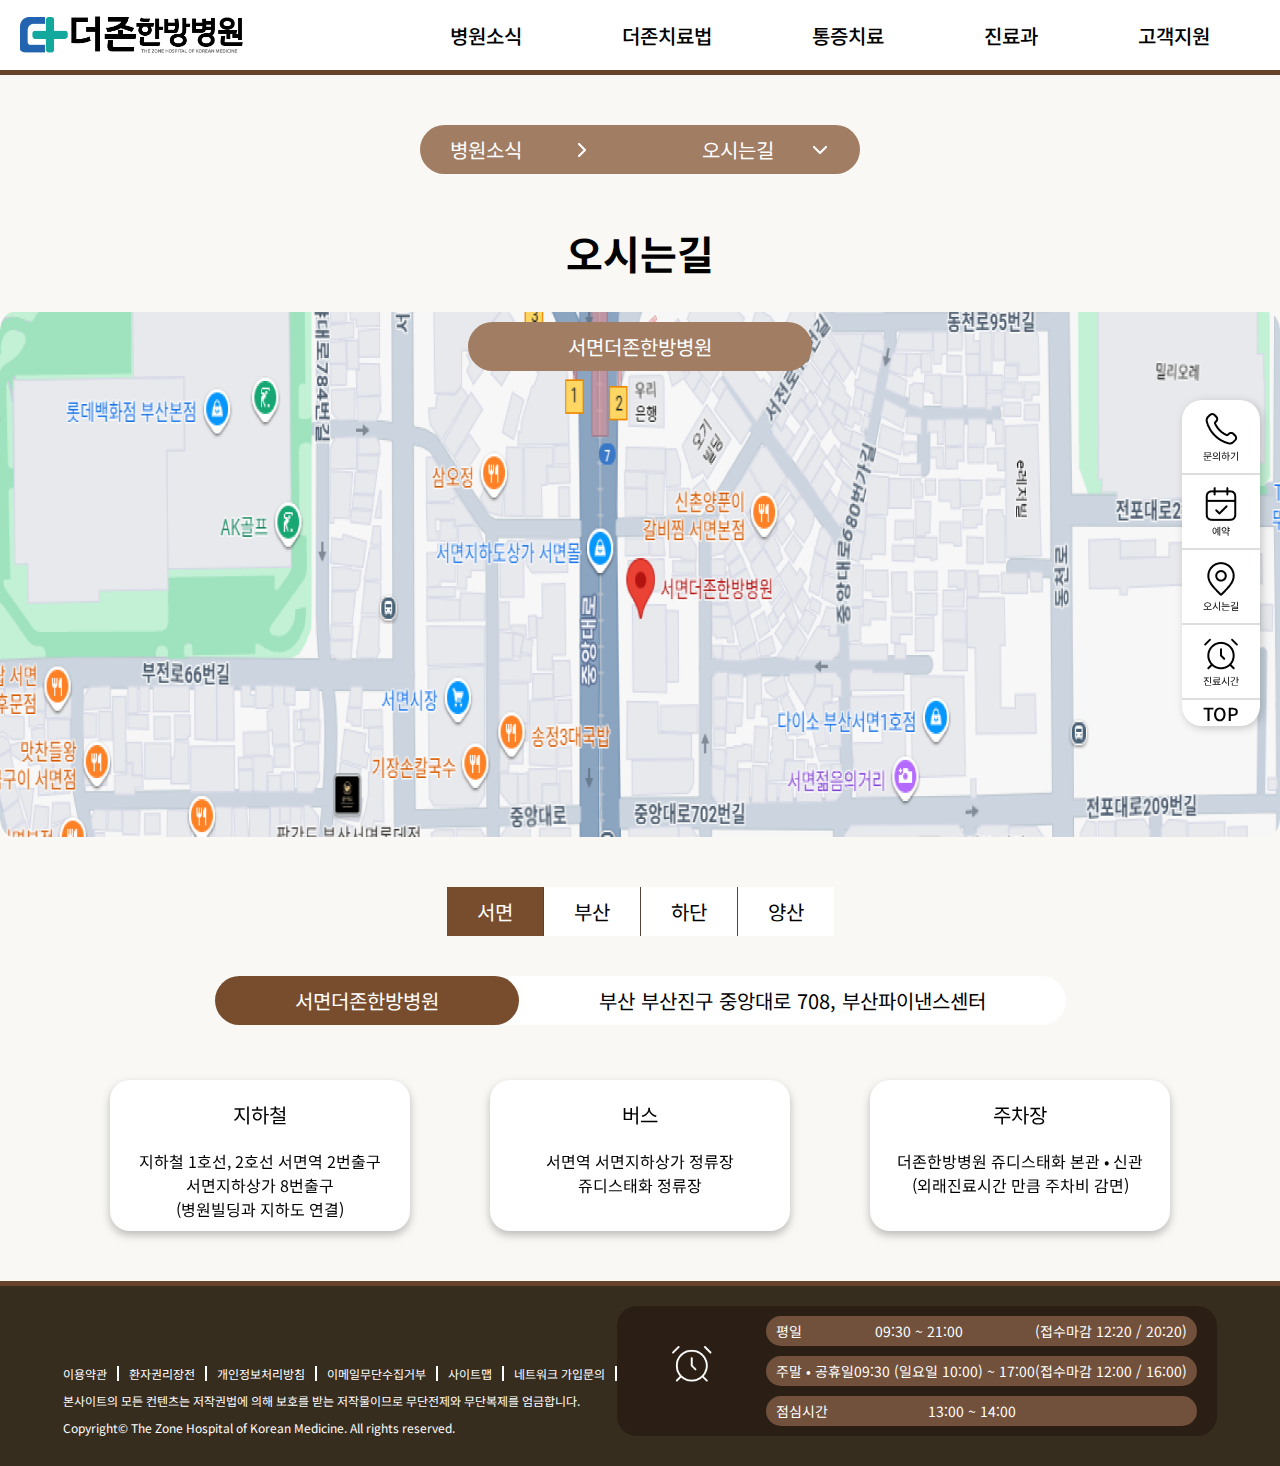
<file: sub/info.html>
<!DOCTYPE html>
<html lang="kor">

<head>
    <meta charset="UTF-8">
    <meta name="viewport" content="width=device-width, initial-scale=1.0">
    <title>더존한방병원</title>

    <link rel="shortcut icon" href="./image/favicon.ico" type="image/x-icon">

    <!-- font -->
    <link rel="stylesheet" href="../css/font.css">

    <!-- css -->
    <link rel="stylesheet" href="../css/reset.css">
    <link rel="stylesheet" href="https://cdn.jsdelivr.net/npm/swiper@11/swiper-bundle.min.css" />
    <link rel="stylesheet" href="https://unpkg.com/aos@next/dist/aos.css" />
    <link rel="stylesheet" href="../css/common.css"> <!-- header/footer 관련 css -->
    <link rel="stylesheet" href="../css/info.css"> <!-- main section -->

    <!-- js -->
    <!-- defer:순서를 후순위로 -->
    <script defer src="https://code.jquery.com/jquery-3.7.1.min.js"></script>
    <script defer src="https://cdn.jsdelivr.net/npm/swiper@11/swiper-bundle.min.js"></script>
    <script defer src="https://unpkg.com/aos@next/dist/aos.js"></script>
    <script defer src="../js/common.js"></script> <!-- header/footer -->
    <script defer src="../js/info.js"></script> <!-- main section -->
</head>

<body>
    <header id="header">
        <div class="inner">
            <div class="logo"><a href="../index.html"> <img src="../image/common/logo.png" alt="logo"></a></div>
            <ul class="gnb">
                <li><a href="../sub/info.html">병원소식</a>
                    <ul class="depth2">
                        <li><a href="../sub/info.html">더존소개</a></li>
                        <li><a href="../sub/info.html">병원 층별 안내</a></li>
                        <li><a href="../sub/info.html">의료진소개</a></li>
                        <li><a href="../sub/info.html">병원소식</a></li>
                        <li><a href="../sub/info.html">오시는길</a></li>
                    </ul>
                </li>
                <li><a href="../sub/chuna.html">더존치료법</a>
                    <ul class="depth2">
                        <li><a href="../sub/chuna.html">한방치료법</a></li>
                        <li><a href="../sub/chuna.html">양방치료법</a></li>
                        <li><a href="../sub/chuna.html">통증치료</a></li>
                        <li><a href="../sub/chuna.html">입원집중치료</a></li>
                        <li><a href="../sub/chuna.html">재활치료</a></li>
                        <li><a href="../sub/chuna.html">진단검사시스템</a></li>
                    </ul>
                </li>
                <li><a href="../sub/disc.html">통증치료</a>
                    <ul class="depth2">
                        <li><a href="../sub/disc.html">목통증</a></li>
                        <li><a href="../sub/disc.html">어깨통증</a></li>
                        <li><a href="../sub/disc.html">허리통증</a></li>
                        <li><a href="../sub/disc.html">고관절통증</a></li>
                        <li><a href="../sub/disc.html">무릎통증</a></li>
                        <li><a href="../sub/disc.html">팔통증</a></li>
                        <li><a href="../sub/disc.html">턱통증</a></li>
                        <li><a href="../sub/disc.html">발통증</a></li>
                    </ul>
                </li>

                <li><a href="../sub/medical.html">진료과</a>
                    <ul class="depth2">
                        <li><a href="../sub/medical.html">한방소아과</a></li>
                        <li><a href="../sub/medical.html">한방내과</a></li>
                        <li><a href="../sub/medical.html">한방부인과</a></li>
                        <li><a href="../sub/medical.html">교통사고 • 산재</a></li>
                    </ul>
                </li>
                <li><a href="../sub/help.html">고객지원</a>
                    <ul class="depth2">
                        <li><a href="../sub/help.html">예약 • 문의</a></li>
                        <li><a href="../sub/help.html">고객 문의실</a></li>
                        <li><a href="../sub/help.html">치료사례</a></li>
                    </ul>
                </li>
            </ul>
            <div class="m_menu">
                <p></p>
            </div>
        </div>

        <ul class="m_gnb">
            <div class="m_gnb_top">
                <div class="m_logo"><img src="../image/main/logo.png" alt="logo"></div>
                <div class="m_menu">
                    <p></p>
                </div>
            </div>
            <li><a href="../sub/info.html">병원소식</a>
                <ul class="m_depth2">
                    <li><a href="../sub/info.html">더존소개</a></li>
                    <li><a href="../sub/info.html">병원 층별 안내</a></li>
                    <li><a href="../sub/info.html">의료진소개</a></li>
                    <li><a href="../sub/info.html">병원소식</a></li>
                    <li><a href="../sub/info.html">오시는길</a></li>
                </ul>
            </li>
            <li><a href="../sub/chuna.html">더존치료법</a>
                <ul class="m_depth2">
                    <li><a href="../sub/chuna.html">한방치료법</a></li>
                    <li><a href="../sub/chuna.html">양방치료법</a></li>
                    <li><a href="../sub/chuna.html">통증치료</a></li>
                    <li><a href="../sub/chuna.html">입원집중치료</a></li>
                    <li><a href="../sub/chuna.html">재활치료</a></li>
                    <li><a href="../sub/chuna.html">진단검사시스템</a></li>
                </ul>
            </li>
            <li><a href="../sub/disc.html">통증치료</a>
                <ul class="m_depth2">
                    <li><a href="../sub/disc.html">목통증</a></li>
                    <li><a href="../sub/disc.html">어깨통증</a></li>
                    <li><a href="../sub/disc.html">허리통증</a></li>
                    <li><a href="../sub/disc.html">고관절통증</a></li>
                    <li><a href="../sub/disc.html">무릎통증</a></li>
                    <li><a href="../sub/disc.html">팔통증</a></li>
                    <li><a href="../sub/disc.html">턱통증</a></li>
                    <li><a href="../sub/disc.html">발통증</a></li>
                </ul>
            </li>

            <li><a href="../sub/medical.html">진료과</a>
                <ul class="m_depth2">
                    <li><a href="../sub/medical.html">한방소아과</a></li>
                    <li><a href="../sub/medical.html">한방내과</a></li>
                    <li><a href="../sub/medical.html">한방부인과</a></li>
                    <li><a href="../sub/medical.html">교통사고 • 산재</a></li>
                </ul>
            </li>
            <li><a href="../sub/help.html">고객지원</a>
                <ul class="m_depth2">
                    <li><a href="../sub/help.html">예약 • 문의</a></li>
                    <li><a href="../sub/help.html">고객 문의실</a></li>
                    <li><a href="../sub/help.html">치료사례</a></li>
                </ul>
            </li>

        </ul>
        <div class="depth2_bg"></div>
    </header>

    <div class="contents_wrap">
        <div class="nav">
            <ul>
                <li>병원소식</li>
                <li>오시는길
                    <ul class="drop_menu">
                        <li><a href="info.html">더존소개</a></li>
                        <li><a href="info.html">병원 층별 안내</a></li>
                        <li><a href="info.html">의료진소개</a></li>
                        <li><a href="info.html">병원소식</a></li>
                        <li><a href="info.html">오시는길</a></li>
                    </ul>
                </li>
            </ul>
        </div>

        <div class="map">

            <h2>오시는길</h2>
            <div class="map_img">
                <div class="sm_map">
                    <p>서면더존한방병원</p>
                    <img src="../image/sub/sm_map.png" alt="서면더존한방병원">
                </div>
                <div class="bs_map">
                    <p>부산더존한방병원</p>
                    <img src="../image/sub/bs_map.png" alt="서면더존한방병원">
                </div>
                <div class="hd_map">
                    <p>하단더존한방병원</p>
                    <img src="../image/sub/hd_map.png" alt="서면더존한방병원">
                </div>
                <div class="ys_map">
                    <p>양산더존한방병원</p>
                    <img src="../image/sub/ys_map.png" alt="서면더존한방병원">
                </div>
            </div>
        </div>

        <div class="map_tab">
            <ul>
                <li class="active">서면</li>
                <li>부산</li>
                <li>하단</li>
                <li>양산</li>
            </ul>
        </div>

        <div class="ad">
            <p><span>서면더존한방병원</span>부산 부산진구 중앙대로 708,<br> 부산파이낸스센터</p>
            <p><span>부산더존한방병원</span>부산광역시 남구 수영로 305,<br> 스파크빌딩 4층</p>
            <p><span>하단더존한방병원</span>부산광역시 사하구 낙동남로1412,<br> 경부플러스빌딩 5, 13, 14층</p>
            <p><span>양산더존한방병원</span>경남 양산시 물금읍 청운로 349,<br> 세정에스타</p>
        </div>

        <div class="how">
            <ul>
                <li>
                    <p>지하철</p>
                    <p>지하철 1호선, 2호선 서면역 2번출구<br>
                        서면지하상가 8번출구<br>
                        (병원빌딩과 지하도 연결)</p>
                </li>
                <li>
                    <p>버스</p>
                    <p>서면역 서면지하상가 정류장<br>
                        쥬디스태화 정류장</p>
                </li>
                <li>
                    <p>주차장</p>
                    <p>더존한방병원 쥬디스태화 본관 • 신관<br>
                        (외래진료시간 만큼 주차비 감면)</p>
                </li>
            </ul>
            <ul>
                <li>
                    <p>지하철</p>
                    <p>지하철 2호선<br>
                        경성대.부경대역 6번 출구 </p>
                </li>
                <li>
                    <p>버스</p>
                    <p>경성대 부경대역 정류장<br>
                        경성대학교 정류장<br>
                        경성대학교 입구 정류장</p>
                </li>
                <li>
                    <p>주차장</p>
                    <p>부산 더존한방병원 / 세웅빌딩 2주차장<br>
                        (외래진료시간 만큼 주차비 감면)</p>
                </li>
            </ul>
            <ul>
                <li>
                    <p>지하철</p>
                    <p>지하철 1호선<br>
                        하단역 4번출구</p>
                </li>
                <li>
                    <p>버스</p>
                    <p>하단역 환승센터 정류장<br>
                        하단역 정류장<br>
                        본병원 정류장</p>
                </li>
                <li>
                    <p>주차장</p>
                    <p>하단더존한방병원 / 탑주차장 / 공영주차장<br>
                        (외래진료 : 2시간 / 입원 퇴원 당일 : 4시간)</p>
                </li>
            </ul>
            <ul>
                <li>
                    <p>지하철</p>
                    <p>지하철 2호선<br>
                        남양산역 3번 출구 하차</p>
                </li>
                <li>
                    <p>버스</p>
                    <p>우미린아파트 정류장<br>
                        남양산역 정류장<br>
                        동원로얄듀크3차 정류장</p>
                </li>
                <li>
                    <p>주차장</p>
                    <p>더존한방병원 쥬디스태화 본관 • 신관<br>
                        (외래진료시간 만큼 주차비 감면)</p>
                </li>
            </ul>

        </div>


    </div>

    <footer id="footer">
        <div class="footer_left">
            <ul>
                <li><a href="#">이용약관</a></li>
                <li><a href="#">환자권리장전</a></li>
                <li><a href="#">개인정보처리방침</a></li>
                <li><a href="#">이메일무단수집거부</a></li>
                <li><a href="#">사이트맵</a></li>
                <li><a href="#">네트워크 가입문의</a></li>
            </ul>
            <p>본사이트의 모든 컨텐츠는 저작권법에 의해 보호를 받는 저작물이므로 무단전제와 무단복제를 엄금합니다.</p>
            <p>Copyright© The Zone Hospital of Korean Medicine. All rights reserved.</p>
        </div>
        <div class="footer_right">
            <div class="alarm"><img src="../image/common/alarmIcon.png" alt=""></div>
            <div class="time">
                <div class="day">
                    <p>평일</p>
                    <p>09:30 ~ 21:00</p>
                    <p>(접수마감 12:20 / 20:20)</p>
                </div>
                <div class="holiday">
                    <p>주말 • 공휴일</p>
                    <p>09:30 (일요일 10:00) ~ 17:00</p>
                    <p>(접수마감 12:00 / 16:00)</p>
                </div>
                <div class="lunch">
                    <p>점심시간</p>
                    <p>13:00 ~ 14:00</p>
                </div>

            </div>
        </div>
    </footer>

    <div class="sidebar">
        <ul>
            <li><a href=""><img src="../image/common/fixed_1.png" alt="">문의하기</a></li>
            <li><a href=""><img src="../image/common/fixed_2.png" alt="">예약</a></li>
            <li><a href="info.html"><img src="../image/common/fixed_3.png" alt="">오시는길</a></li>
            <li><a href="#footer"><img src="../image/common/fixed_4.png" alt="">진료시간</a></li>
        </ul>
        <div class="gotop"><a href="#">TOP</a></div>
    </div>
</body>

</html>
</file>
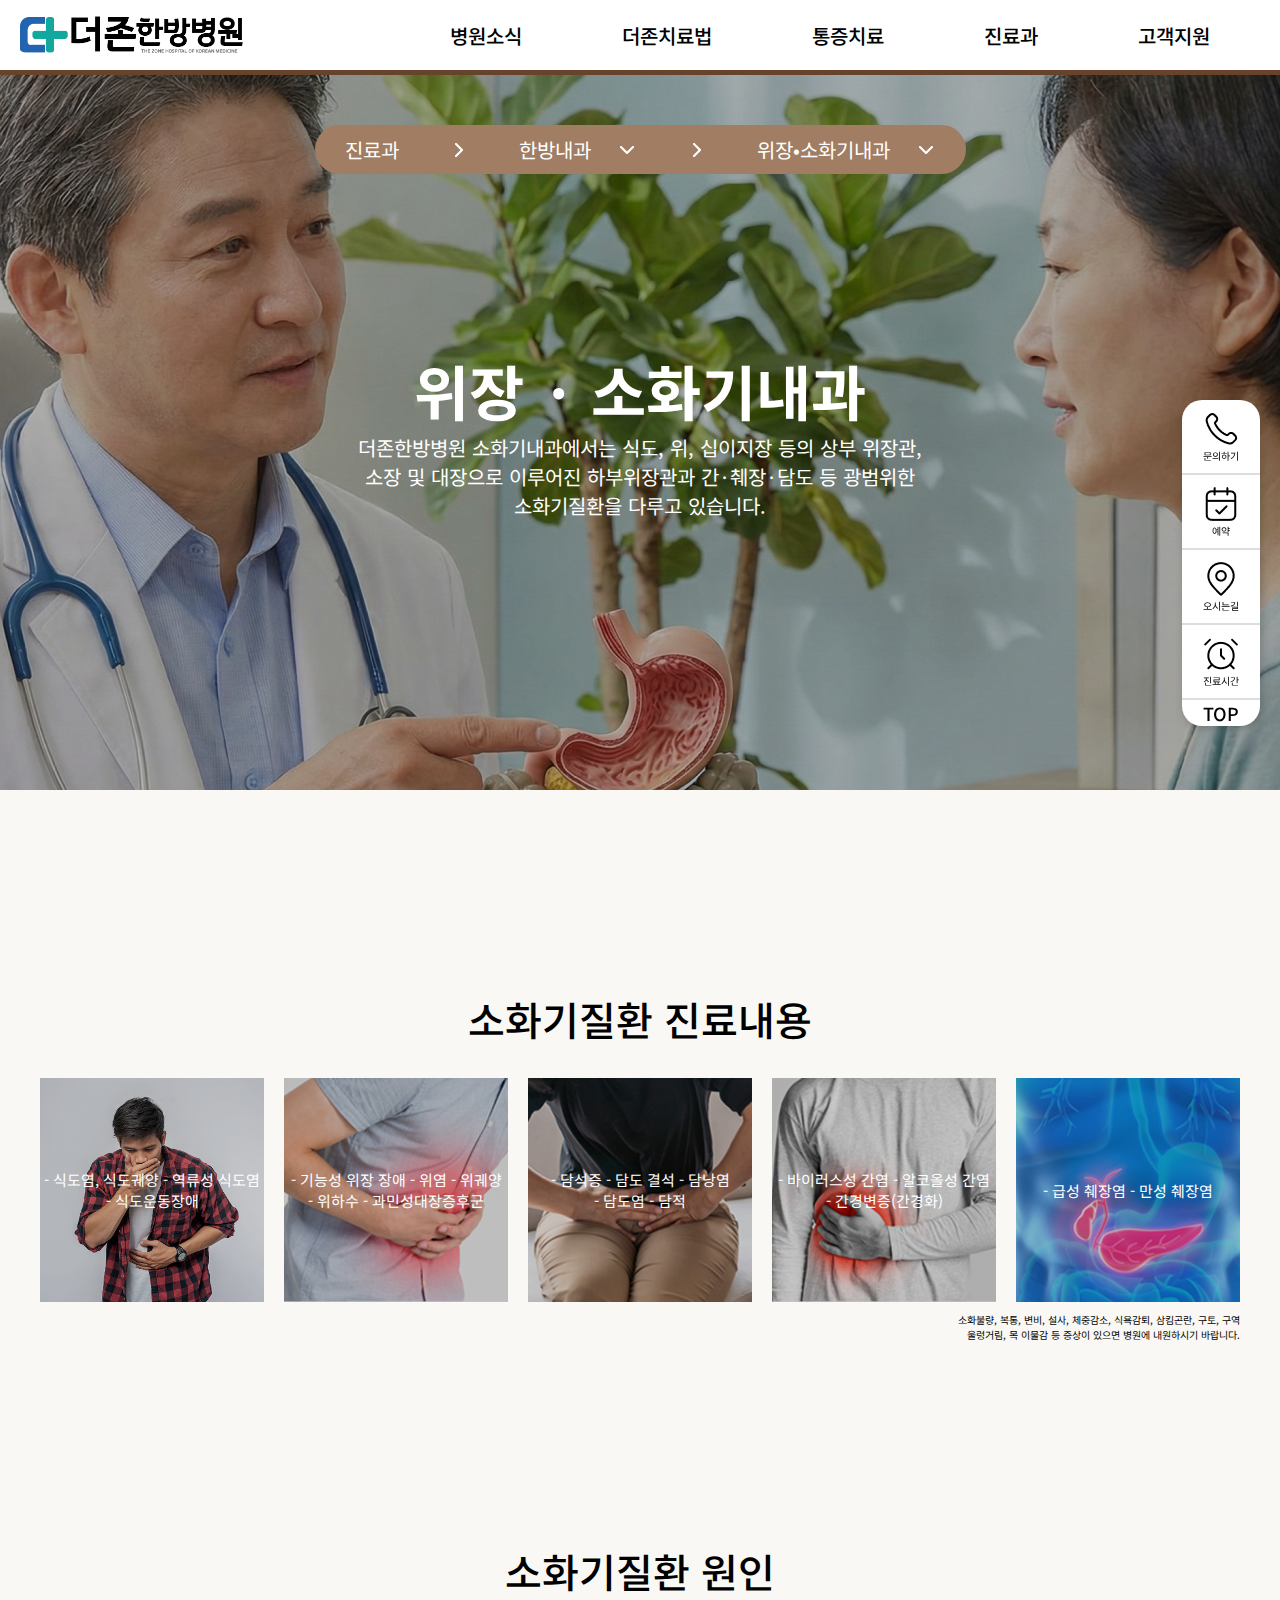
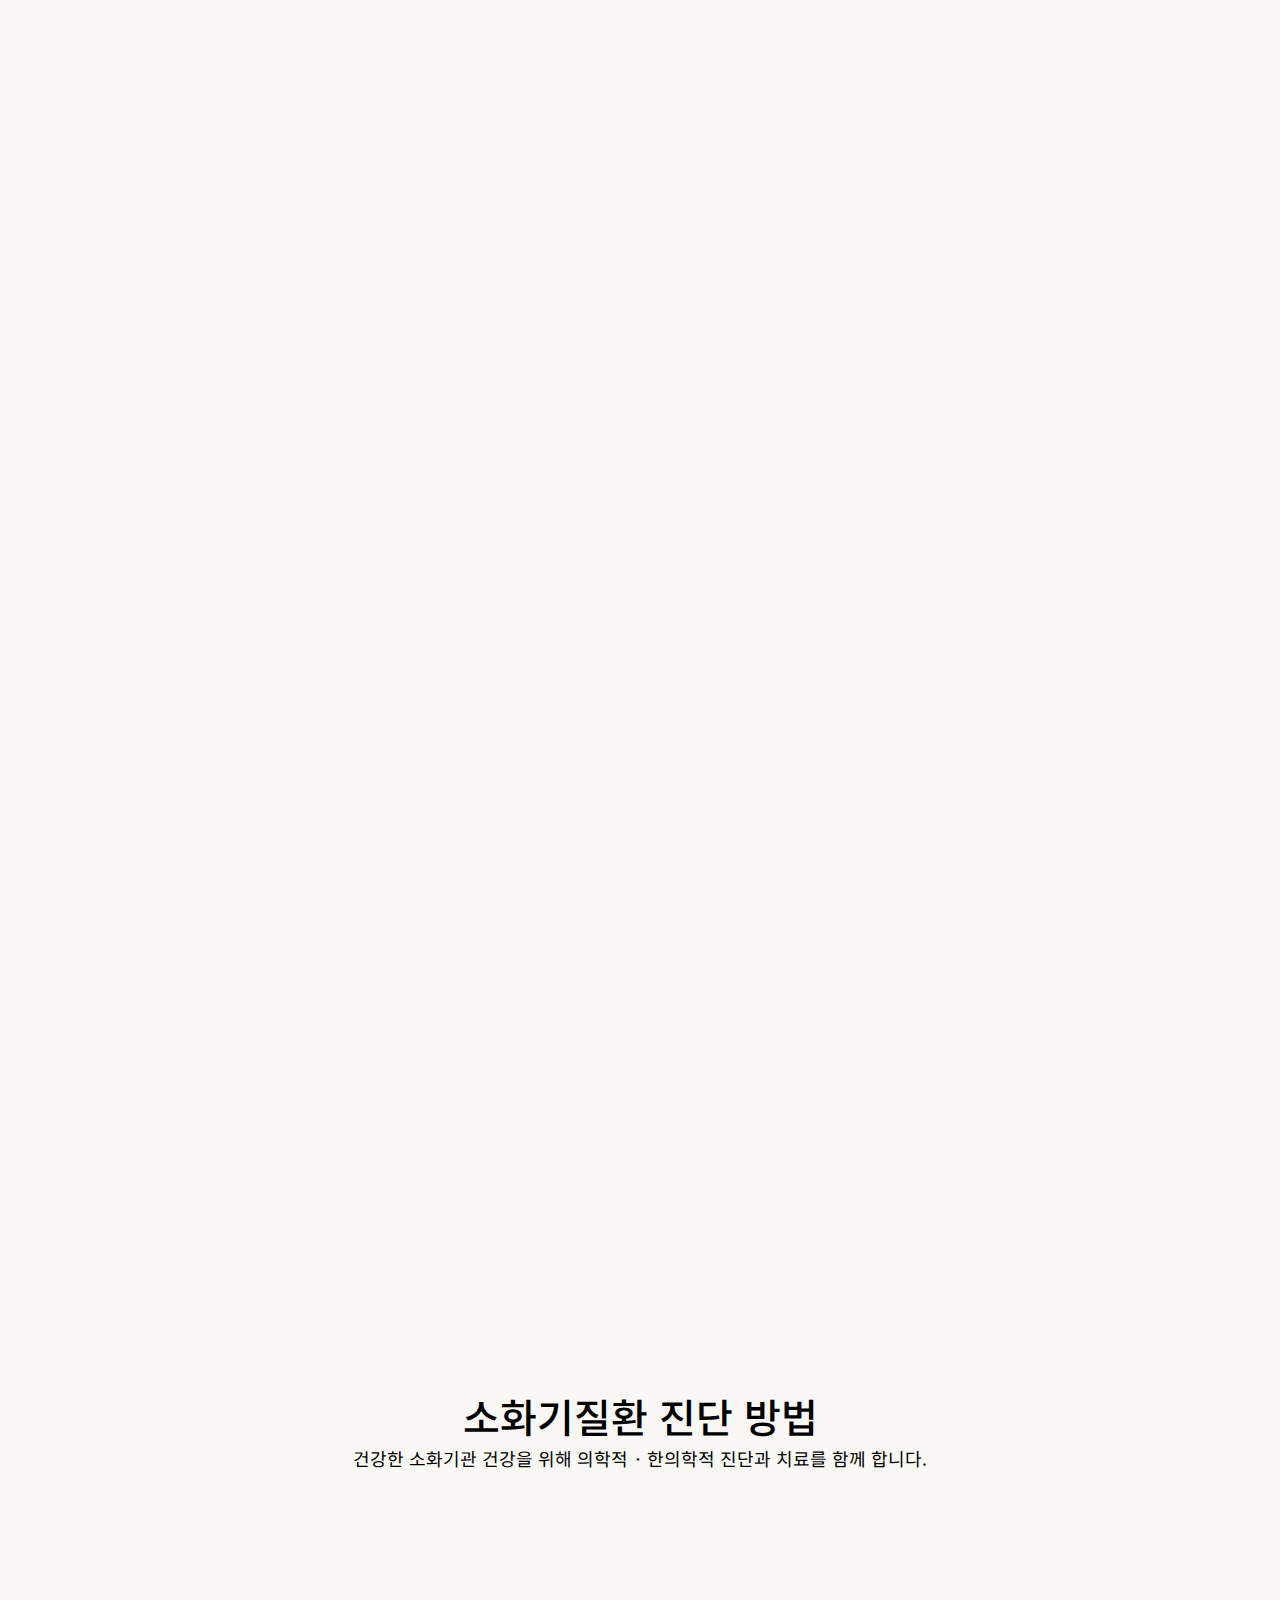
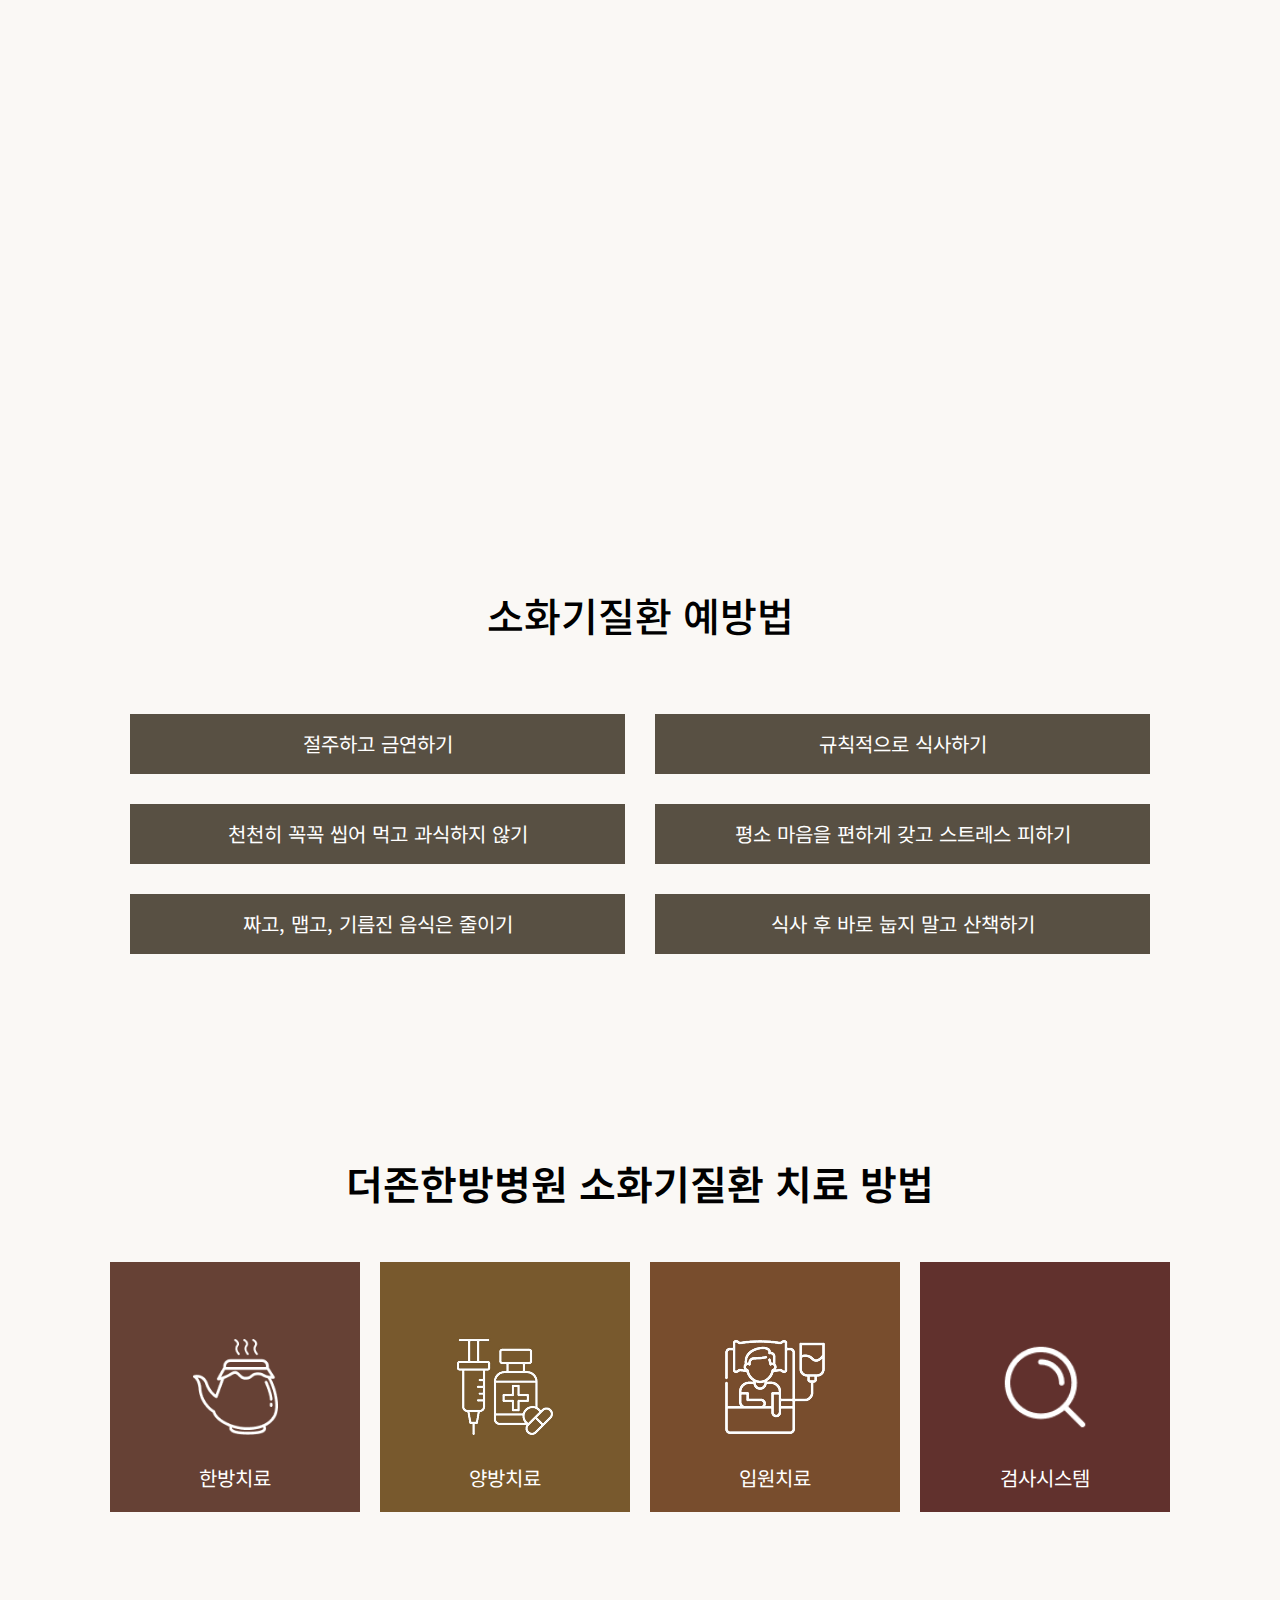
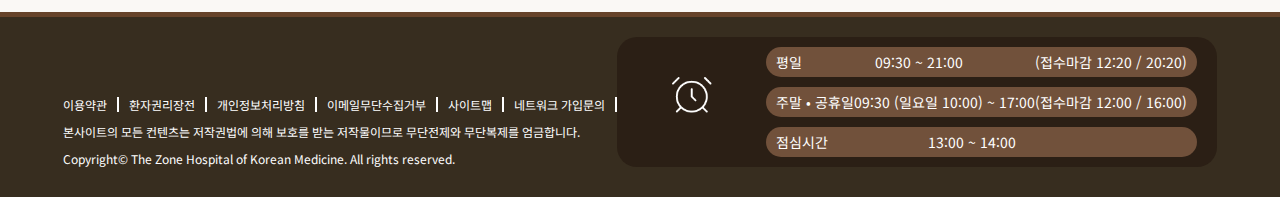
<file: sub/medical.html>
<!DOCTYPE html>
<html lang="kor">

<head>
    <meta charset="UTF-8">
    <meta name="viewport" content="width=device-width, initial-scale=1.0">
    <title>더존한방병원</title>

    <link rel="shortcut icon" href="./image/favicon.ico" type="image/x-icon">

    <!-- font -->
    <link rel="stylesheet" href="../css/font.css">

    <!-- css -->
    <link rel="stylesheet" href="../css/reset.css">
    <link rel="stylesheet" href="https://cdn.jsdelivr.net/npm/swiper@11/swiper-bundle.min.css" />
    <link rel="stylesheet" href="https://unpkg.com/aos@next/dist/aos.css" />
    <link rel="stylesheet" href="../css/common.css"> <!-- header/footer 관련 css -->
    <link rel="stylesheet" href="../css/medical.css"> <!-- main section -->

    <!-- js -->
    <!-- defer:순서를 후순위로 -->
    <script defer src="https://code.jquery.com/jquery-3.7.1.min.js"></script>
    <script defer src="https://cdn.jsdelivr.net/npm/swiper@11/swiper-bundle.min.js"></script>
    <script defer src="https://unpkg.com/aos@next/dist/aos.js"></script>
    <script defer src="../js/common.js"></script> <!-- header/footer -->
    <script defer src="../js/medical.js"></script> <!-- main section -->
</head>

<body>
    <header id="header">
        <div class="inner">
            <div class="logo"><a href="../index.html"> <img src="../image/common/logo.png" alt="logo"></a></div>
            <ul class="gnb">
                <li><a href="../sub/info.html">병원소식</a>
                    <ul class="depth2">
                        <li><a href="../sub/info.html">더존소개</a></li>
                        <li><a href="../sub/info.html">병원 층별 안내</a></li>
                        <li><a href="../sub/info.html">의료진소개</a></li>
                        <li><a href="../sub/info.html">병원소식</a></li>
                        <li><a href="../sub/info.html">오시는길</a></li>
                    </ul>
                </li>
                <li><a href="../sub/chuna.html">더존치료법</a>
                    <ul class="depth2">
                        <li><a href="../sub/chuna.html">한방치료법</a></li>
                        <li><a href="../sub/chuna.html">양방치료법</a></li>
                        <li><a href="../sub/chuna.html">통증치료</a></li>
                        <li><a href="../sub/chuna.html">입원집중치료</a></li>
                        <li><a href="../sub/chuna.html">재활치료</a></li>
                        <li><a href="../sub/chuna.html">진단검사시스템</a></li>
                    </ul>
                </li>
                <li><a href="../sub/disc.html">통증치료</a>
                    <ul class="depth2">
                        <li><a href="../sub/disc.html">목통증</a></li>
                        <li><a href="../sub/disc.html">어깨통증</a></li>
                        <li><a href="../sub/disc.html">허리통증</a></li>
                        <li><a href="../sub/disc.html">고관절통증</a></li>
                        <li><a href="../sub/disc.html">무릎통증</a></li>
                        <li><a href="../sub/disc.html">팔통증</a></li>
                        <li><a href="../sub/disc.html">턱통증</a></li>
                        <li><a href="../sub/disc.html">발통증</a></li>
                    </ul>
                </li>

                <li><a href="../sub/medical.html">진료과</a>
                    <ul class="depth2">
                        <li><a href="../sub/medical.html">한방소아과</a></li>
                        <li><a href="../sub/medical.html">한방내과</a></li>
                        <li><a href="../sub/medical.html">한방부인과</a></li>
                        <li><a href="../sub/medical.html">교통사고 • 산재</a></li>
                    </ul>
                </li>
                <li><a href="../sub/help.html">고객지원</a>
                    <ul class="depth2">
                        <li><a href="../sub/help.html">예약 • 문의</a></li>
                        <li><a href="../sub/help.html">고객 문의실</a></li>
                        <li><a href="../sub/help.html">치료사례</a></li>
                    </ul>
                </li>
            </ul>
            <div class="m_menu">
                <p></p>
            </div>
        </div>

        <ul class="m_gnb">
            <div class="m_gnb_top">
                <div class="m_logo"><img src="../image/main/logo.png" alt="logo"></div>
                <div class="m_menu">
                    <p></p>
                </div>
            </div>
            <li><a href="../sub/info.html">병원소식</a>
                <ul class="m_depth2">
                    <li><a href="../sub/info.html">더존소개</a></li>
                    <li><a href="../sub/info.html">병원 층별 안내</a></li>
                    <li><a href="../sub/info.html">의료진소개</a></li>
                    <li><a href="../sub/info.html">병원소식</a></li>
                    <li><a href="../sub/info.html">오시는길</a></li>
                </ul>
            </li>
            <li><a href="../sub/chuna.html">더존치료법</a>
                <ul class="m_depth2">
                    <li><a href="../sub/chuna.html">한방치료법</a></li>
                    <li><a href="../sub/chuna.html">양방치료법</a></li>
                    <li><a href="../sub/chuna.html">통증치료</a></li>
                    <li><a href="../sub/chuna.html">입원집중치료</a></li>
                    <li><a href="../sub/chuna.html">재활치료</a></li>
                    <li><a href="../sub/chuna.html">진단검사시스템</a></li>
                </ul>
            </li>
            <li><a href="../sub/disc.html">통증치료</a>
                <ul class="m_depth2">
                    <li><a href="../sub/disc.html">목통증</a></li>
                    <li><a href="../sub/disc.html">어깨통증</a></li>
                    <li><a href="../sub/disc.html">허리통증</a></li>
                    <li><a href="../sub/disc.html">고관절통증</a></li>
                    <li><a href="../sub/disc.html">무릎통증</a></li>
                    <li><a href="../sub/disc.html">팔통증</a></li>
                    <li><a href="../sub/disc.html">턱통증</a></li>
                    <li><a href="../sub/disc.html">발통증</a></li>
                </ul>
            </li>

            <li><a href="../sub/medical.html">진료과</a>
                <ul class="m_depth2">
                    <li><a href="../sub/medical.html">한방소아과</a></li>
                    <li><a href="../sub/medical.html">한방내과</a></li>
                    <li><a href="../sub/medical.html">한방부인과</a></li>
                    <li><a href="../sub/medical.html">교통사고 • 산재</a></li>
                </ul>
            </li>
            <li><a href="../sub/help.html">고객지원</a>
                <ul class="m_depth2">
                    <li><a href="../sub/help.html">예약 • 문의</a></li>
                    <li><a href="../sub/help.html">고객 문의실</a></li>
                    <li><a href="../sub/help.html">치료사례</a></li>
                </ul>
            </li>

        </ul>
        <div class="depth2_bg"></div>
    </header>

    <div class="banner">
        <div class="nav">
            <ul>
                <li>진료과</li>
                <li class="next"></li>
                <li>한방내과
                    <ul class="drop_menu">
                        <li><a href="#">한방소아과</a></li>
                        <li><a href="#">한방내과</a></li>
                        <li><a href="#">한방부인과</a></li>
                        <li><a href="#">교통사고•산재</a></li>
                    </ul>
                </li>
                <li class="next"></li>
                <li>위장•소화기내과
                    <ul class="drop_menu_2">
                        <li><a href="#">위장•소화기내과</a></li>
                        <li><a href="#">비염•호흡기내과</a></li>
                        <li><a href="#">순환기내과</a></li>
                        <li><a href="#">다이어트</a></li>
                        <li><a href="#">감기•독감</a></li>
                    </ul>
                </li>
            </ul>
        </div>
        <div class="banner_txt">
            <h2>위장 · 소화기내과</h2>
            <p>더존한방병원 소화기내과에서는 식도, 위, 십이지장 등의 상부 위장관,<br>소장 및 대장으로 이루어진 하부위장관과 간·췌장·담도 등 광범위한<br> 소화기질환을 다루고 있습니다.
            </p>
        </div>
    </div>

    <div class="content_1">
        <h3>소화기질환 진료내용</h3>
        <ul>
            <li>
                <p>- 식도염, 식도궤양 - 역류성 식도염<br>
                    - 식도운동장애</p>
            </li>
            <li>
                <p>- 기능성 위장 장애 - 위염 - 위궤양<br>- 위하수 - 과민성대장증후군</p>
            </li>
            <li>
                <p>- 담석증 - 담도 결석 - 담낭염<br>
                    - 담도염 - 담적</p>
            </li>
            <li>
                <p>- 바이러스성 간염 - 알코올성 간염<br> - 간경변증(간경화)</p>
            </li>
            <li>
                <p>- 급성 췌장염 - 만성 췌장염</p>
            </li>
        </ul>
        <p>소화불량, 복통, 변비, 설사, 체중감소, 식욕감퇴, 삼킴곤란, 구토, 구역<br>
            울렁거림, 목 이물감 등 증상이 있으면 병원에 내원하시기 바랍니다.</p>
    </div>
    <div class="content_2">
        <h3>소화기질환 원인</h3>
        <ul>
            <li data-aos="fade-up">
                <img src="../image/sub/medical_con2_1.png" alt="불규칙한 식습관">
                <dl>
                    <dt>불규칙한 식습관</dt>
                    <dd>소화기는 규칙적인 활동과 휴식이 중요합니다.<br>
                        폭식, 과식, 야식이나 위에 부담을 주는 불편한 음식, 화학첨가물이 많은 인스턴트나<br>
                        가공식품 섭취는 소화기에도 부담을 주어 문제를 일으키게 됩니다.</dd>
                </dl>
            </li>
            <li data-aos="fade-up">
                <img src="../image/sub/medical_con2_2.png" alt="정신적 스트레스">
                <dl>
                    <dt>정신적 스트레스</dt>
                    <dd>소화기는 자율신경에 의해서 조절되므로 스트레스가 증가하면 자율신경 기능이 떨어지게 됩니다.<br>
                        항진과 저하를 반복하는 중에 염증 및 기능장애를 일으키게 되고, 전신면역 질환에도<br>
                        영향을 주게 됩니다.</dd>
                </dl>
            </li>
            <li data-aos="fade-up">
                <img src="../image/sub/medical_con2_3.png" alt="그 외의 원인들">
                <dl>
                    <dt>그 외의 원인들</dt>
                    <dd>불규칙한 수면 및 생활패턴, 운동 부족, 음주과다,<br>
                        흡연 등은 위장에 나쁜 영향을 주므로 피해야 합니다.</dd>
                </dl>
            </li>
        </ul>
    </div>

    <div class="content_3">
        <h3>소화기질환 진단 방법</h3>
        <p>건강한 소화기관 건강을 위해 의학적 · 한의학적 진단과 치료를 함께 합니다.</p>
        <ul>
            <li data-aos="fade-in">
                <img src="../image/sub/medical_con3_1.png" alt="">
                <p><span>문진 · 체성분검사</span><br>
                    식이 및 생활습관과 인체상태 파악</p>
            </li>
            <li data-aos="fade-in">
                <img src="../image/sub/medical_con3_2.png" alt="">
                <p><span>복진 · 맥진</span><br>
                    특정 부위 촉진으로 소화기 이상 예측</p>
            </li>
            <li data-aos="fade-in">
                <img src="../image/sub/medical_con3_3.png" alt="">
                <p><span>소변 · 혈액검사</span><br>
                    대사성 질환, 염증성 질환 및 기능검사</p>
            </li>
            <li data-aos="fade-in">
                <img src="../image/sub/medical_con3_4.png" alt="">
                <p><span>적외선 체열검사</span><br>
                    16개의 체열 패턴을 이용한 진단</p>
            </li>
        </ul>
    </div>

    <div class="content_4">
        <h3>소화기질환 예방법</h3>

        <ul>
            <li>절주하고 금연하기</li>
            <li>규칙적으로 식사하기</li>
            <li>천천히 꼭꼭 씹어 먹고 과식하지 않기</li>
            <li>평소 마음을 편하게 갖고 스트레스 피하기</li>
            <li>짜고, 맵고, 기름진 음식은 줄이기</li>
            <li>식사 후 바로 눕지 말고 산책하기</li>
        </ul>
    </div>

    <div class="content_5">
        <h3>더존한방병원 소화기질환 치료 방법</h3>
        <ul>
            <li>
                <a href="">
                    <p class="icon"></p>
                    <p class="con3_txt">한방치료</p>
                </a>
            </li>
            <li>
                <a href="">
                    <p class="icon"></p>
                    <p class="con3_txt">양방치료</p>
                </a>
            </li>
            <li>
                <a href="">
                    <p class="icon"></p>
                    <p class="con3_txt">입원치료</p>
                </a>
            </li>
            <li>
                <a href="">
                    <p class="icon"></p>
                    <p class="con3_txt">검사시스템</p>
                </a>
            </li>
        </ul>
    </div>


    <footer id="footer">
        <div class="footer_left">
            <ul>
                <li><a href="#">이용약관</a></li>
                <li><a href="#">환자권리장전</a></li>
                <li><a href="#">개인정보처리방침</a></li>
                <li><a href="#">이메일무단수집거부</a></li>
                <li><a href="#">사이트맵</a></li>
                <li><a href="#">네트워크 가입문의</a></li>
            </ul>
            <p>본사이트의 모든 컨텐츠는 저작권법에 의해 보호를 받는 저작물이므로 무단전제와 무단복제를 엄금합니다.</p>
            <p>Copyright© The Zone Hospital of Korean Medicine. All rights reserved.</p>
        </div>
        <div class="footer_right">
            <div class="alarm"><img src="../image/common/alarmIcon.png" alt=""></div>
            <div class="time">
                <div class="day">
                    <p>평일</p>
                    <p>09:30 ~ 21:00</p>
                    <p>(접수마감 12:20 / 20:20)</p>
                </div>
                <div class="holiday">
                    <p>주말 • 공휴일</p>
                    <p>09:30 (일요일 10:00) ~ 17:00</p>
                    <p>(접수마감 12:00 / 16:00)</p>
                </div>
                <div class="lunch">
                    <p>점심시간</p>
                    <p>13:00 ~ 14:00</p>
                </div>

            </div>
        </div>
    </footer>

    <div class="sidebar">
        <ul>
            <li><a href=""><img src="../image/common/fixed_1.png" alt="">문의하기</a></li>
            <li><a href=""><img src="../image/common/fixed_2.png" alt="">예약</a></li>
            <li><a href="info.html"><img src="../image/common/fixed_3.png" alt="">오시는길</a></li>
            <li><a href="#footer"><img src="../image/common/fixed_4.png" alt="">진료시간</a></li>
        </ul>
        <div class="gotop"><a href="#">TOP</a></div>
    </div>
</body>

</html>
</file>
<file: css/font.css>
/* Noto Sans KR */
@import url('https://fonts.googleapis.com/css2?family=Noto+Sans+KR:wght@100..900&display=swap');
</file>
<file: css/common.css>
*{font-family: "Noto Sans KR", sans-serif; box-sizing: border-box; scroll-behavior: smooth;}
body {background: #FAF8F5;}

header {border-bottom: 5px solid #66432A; position: fixed; top: 0; left: 0; width: 100%; background: rgba(255, 255, 255); z-index: 99;}

header .inner { max-width: 1780px;height: 70px; margin: 0 auto; display: flex; justify-content: space-between; align-items: center; z-index: 999; padding: 0 20px; position:relative;}

.logo {width: 225px; height: 40px;}
.logo img{ width: 100%;}

.gnb {display: flex;}



.gnb>li>a {padding: 20px 50px; font-size: 2rem; font-weight: 500;}

.gnb>li {position: relative;}

.gnb .depth2 { display: none; position: absolute; width: 100%; height: 375px; left: 50%; top: 55px; transform: translateX(-50%); border-right: 2px solid #d9d9d9;  }


.gnb li:last-child .depth2 {border-right: none;}
.gnb .depth2 li {width: 100%;}
.gnb .depth2>li>a {display: inline-block; width: 100%; padding: 10px 20px; font-size: 1.6rem; text-align: center; position: relative;}
.gnb .depth2 li a::before { content: ""; position: absolute; bottom: 0px; left: 50%; transform: translateX(-50%); background: #2B1F15; height: 2px; width: 0%;  transition: all 0.3s;}
.gnb .depth2 li a.active::before {width: 100px;}

.depth2_bg {position: absolute; display: none; right: 0; top: 70px; width: 1006px; height: 385px; border-bottom: 4px solid #66432A; border-top: 5px solid #66432A; background: #fff; z-index: -1;}

.m_menu {display: none; width: 30px; height: 20px;   margin-right: 10px; cursor: pointer; }
.m_menu p {width: 100%; height: 100%; position: relative; transition: all 0.5s; transform-origin: center;}
.m_menu p::before {content: ""; width: 100%; height: 4px; background: #000; position: absolute; top: 0; left: 50%; transform:translateX(-50%) ; border-radius: 10px; transition: all 0.5s;}
.m_menu p::after {content: ""; width: 100%; height: 4px; background: #000; position: absolute; bottom: 0; left: 50%; transform:translateX(-50%); border-radius: 10px; transition: all 0.5s;}

.m_gnb {position: fixed; left: 0 ; top: 0; width: 100%; height: 100vh; background: #fff; padding: 0 20px 20px; z-index: 999;  overflow-y: scroll; scrollbar-width: none; display: none;}
.m_gnb_top {margin-bottom: 25px; width: 100%; height: 70px; display: flex; justify-content: space-between; align-items: center; position: relative;}
.m_logo {width: 150px; height: 26px;}
.m_logo img {width: 100%;}

.m_gnb .m_menu {transform: none;}


.m_menu p.active::before { transform-origin: center;  top: 50%; 
    transform: translate(-50%, -50%) rotate(45deg); transition: all 0.5s;}
.m_menu p.active::after {transform-origin: center; bottom: 50%;
    transform: translate(-50%, 50%) rotate(-45deg); transition: all 0.5s;}


.m_gnb>li {border-bottom: 2px solid #66432A; margin-bottom: 15px;}
.m_gnb>li>a {display: inline-block; font-size: 2rem; font-weight: 500; margin-bottom: 10px;}
.m_gnb>li>ul {margin-bottom: 10px; font-size: 1.6rem; display: grid; grid-template-columns: 150px 150px;}
.m_gnb>li>ul li a {display: inline-block; padding: 5px 0px; transition: all 0.5s; position: relative;}
.m_gnb>li>ul li a::after  {content: ""; width: 0%; height: 2px; background: #2B1F15; position: absolute; left: 0; top:100%; display: inline-block; transition: all 0.5s;}
.m_gnb>li>ul li a.active::after {display: block; width: 100%;}

@media (max-width : 1150px) {
    header .inner {justify-content: right;}
    .logo {width: calc(225px / 1.5 ); height: calc(40px / 1.5); position: absolute; top: 50%; left: 50%; transform: translate(-50%,-50%);}
    .gnb{display: none;}
    .m_menu{display: block; }
    .sidebar {display: none;}
}



#footer {border-top: 5px solid #66432A; background: #372D1F; color :#fff; padding: 100px 50px 20px; display: flex; justify-content: space-between; align-items: end;}
#footer .footer_left {font-size: 1.4rem;}
#footer .footer_left ul {display: flex; gap: 10px; margin-bottom: 10px}
#footer .footer_left ul li::after {content: ""; display: inline-block; width: 2px; height: 15px; background: #fff; margin-left: 10px; transform: translateY(2px);}
#footer .footer_left p {margin-bottom: 10px;}

#footer .footer_right {display: flex; align-items: center; gap: 20px; justify-content: space-around; background: #2B1F15; padding: 10px 20px; border-radius: 20px;}

#footer .footer_right .time div {display: flex; justify-content: space-between; padding:5px 10px; background: #71513B; margin-bottom: 10px; border-radius: 20px; font-size: 1.4rem;}
#footer .footer_right .time .lunch {margin-bottom: 0; justify-content: left; gap: 100px;}

@media (max-width : 1280px){
#footer {flex-wrap: wrap-reverse; justify-content: center; width: 100%; padding: 20px 10px;  }
#footer .footer_right {width: 600px; margin-bottom: 10px;}
#footer .footer_left {font-size: 1.2rem;}
#footer .alarm {width: 40px; height: 40px; margin: 0 auto 10px;}
#footer .alarm img {width: 100%;}
}
@media (max-width : 865px){
    #footer {justify-content: center; padding: 20px 5px;}
    #footer .footer_right {display: block; text-align: center; margin-bottom: 10px; padding: 10px 10px;}
    #footer .footer_right .time div {display: flex; justify-content: space-between; padding:5px 10px; background: #71513B; margin-bottom: 10px; border-radius: 20px; font-size: 1.1rem;}
    #footer .footer_right .time .lunch {margin-bottom: 0; justify-content: left; gap: 100px;}
    #footer .footer_left ul {flex-wrap: wrap;}
}

@media (max-width : 700px){
    #footer .footer_right {width: 100%; }
}

.sidebar {position: fixed; top: 400px; right: 20px; background: #fff; z-index: 9; text-align: center; border-radius: 20px; filter: drop-shadow(2px 2px 4px rgba(0,0,0,0.2));}

.sidebar ul li a {display: grid; grid-template-columns: 1fr; padding: 10px 20px; border-bottom: 2px solid #DDDDDD; }
.sidebar .gotop {font-size: 1.8rem; font-weight: 500;}

@media (max-width : 1280px){

}
</file>
<file: css/main.css>
body {background: #FAF8F5 ; overflow-x:hidden; width: 100%;}


/* banner */

.banner { width: 100%; height:920px; background: url(../image/main/banner.png) no-repeat center / cover; position: relative;}

.banner .banner_txt {font-size: 3rem; position: absolute; left: 100px; top: 650px; color: #fff; line-height: 80px;}
.banner .banner_txt strong {font-size: 10rem; font-weight: 600; }
.banner .banner_txt span {font-size: 6rem;}
.banner_filter {width: 100%; height: 100%; background: rgba(0,0,0,0.3); }

@media (max-width : 1150px) {
    .banner {width: 100%; height:700px;}
    .banner .banner_txt {font-size: 2rem; position: absolute; left: 10%; top: auto; bottom: 5%; color: #fff; line-height: 80px;}
    .banner .banner_txt strong {font-size: 7rem; font-weight: 600; }
    .banner .banner_txt span {font-size: 3rem;}
}


/* merit */

.merit {padding: 200px 0;}
.merit .inner {max-width: 1660px; margin: 0 auto;}
.merit h2 {color: #251700; font-size: 40px; font-weight: 500; margin-bottom: 30px;}
.merit_list{display: flex; justify-content: center; gap: 20px; flex-wrap: wrap;}
.merit_list li{width: calc((100% - 60px)  / 4 ); aspect-ratio: 1 / 1; position: relative; border-radius: 50px; }
.merit_list li:nth-child(1) {background: url(../image/main/merit1.png) no-repeat center / cover;}
.merit_list li:nth-child(2) {background: url(../image/main/merit2.png) no-repeat center / cover;}
.merit_list li:nth-child(3) {background: url(../image/main/merit3.png) no-repeat center / cover;}
.merit_list li:nth-child(4) {background: url(../image/main/merit4.png) no-repeat center / cover;}

.merit_list li img {position: absolute; top: 50%; left: 50%; transform: translate(-50%, -50%); width: 50%;}
.merit_list li .list_txt {position: absolute; bottom: 25px; left: 50%; transform: translateX(-50%); text-align: center; font-size: 2rem; color: #fff; width: 100%;}

@media (max-width : 1150px) {
    .merit {padding: 100px 0;}
    .merit h2 {text-align: center;}
    .merit_list li {width: calc((100% - 100px)  / 2 )}
}

@media (max-width :700px) {
    .merit_list li img {position: absolute; top: 40%; left: 50%; transform: translate(-50%,-50%); width: 50%;}
    .merit_list li .list_txt {font-size: 1.5rem;}
}

/* wo */
.wo {display: grid; grid-template-columns: 1fr 3fr; background: #fff; width: 100%; height: 525px; align-items: center; margin-bottom: 130px; position: relative;}

.wo_left { margin-left: 55px;}
.wo_left h2 { font-size: 4rem; font-weight: 500; margin-bottom: 3rem;}
.wo_left p { font-size: 2rem;  margin-bottom: 1.8rem;}
.wo_left .btn_more a { font-size: 1.8rem; color: #fff; padding: 5px 15px; background: #000; border-radius: 50px;}


.wo_right {width: 100%; padding: 20px 0; overflow: hidden;}
.wo_right li {width: 380px; height: 480px; margin-right: 20px;}
.wo_right li:nth-child(5) {margin-right: 0;}


.wo_right li a {display: inline-block; width: 100%; height: 100%; position: relative; }
.wo_right li .list_img {width: 100%; height: 100%; transition: all 0.5s;}
.wo_right li[data-index="1"] a .list_img {background: url(../image/main/wo_1.png) no-repeat center / cover; }
.wo_right li[data-index="2"] a .list_img {background: url(../image/main/wo_2.png) no-repeat center / cover; }
.wo_right li[data-index="3"] a .list_img {background: url(../image/main/wo_3.png) no-repeat center / cover; }
.wo_right li[data-index="4"] a .list_img {background: url(../image/main/wo_4.png) no-repeat center / cover; }
.wo_right li[data-index="5"] a .list_img {background: url(../image/main/wo_5.png) no-repeat center / cover; }

.wo_right li .list_img.active {filter: brightness(0.5);}

.wo_right li .list_txt {display: none; position: absolute; left: 10px; bottom: 10px;}
.wo_right li .list_txt p:first-child {font-size: 3rem; font-weight: 500; color: #fff; margin-bottom: 25px;}
.wo_right li .list_txt p:last-child {font-size: 1.8rem; color: #fff;}

@media (max-width : 1400px) {
    .wo {display: block; }
    .wo_left {text-align: center;}
    .wo_left .btn_more {display: none;}
    .wo_left { margin-left: 0;}
    .wo_left h2 { font-size: 3rem; font-weight: 500; margin-bottom: 20px;}
    .wo_left p { font-size: 1.8rem;  margin-bottom: 10px;}
    .wo_right li {margin: 0;}
}

/* mission */
.mission {width: 100%;}
.mission h2 {font-size: 4rem; font-weight: 500; text-align: center;}
.mission .sub_title {font-size: 2rem; text-align: center; margin-bottom: 20px;}

.mission_img {width: 100%; height: 100%;}
.mission_img li {width: calc(100% / 3); height: 550px; position: relative;}
.mission_img li[data-index = "1"] {background: url(../image/main/mission_1.png) no-repeat center  / cover;}
.mission_img li[data-index = "2"] {background: url(../image/main/mission_2.png) no-repeat center  / cover;}
.mission_img li[data-index = "3"] {background: url(../image/main/mission_3.png) no-repeat center  / cover;}

.mission .img_txt {position: absolute; width: 100%; left: 50%; bottom: 50px; text-align: center; transform: translateX(-50%); }
.mission .img_txt p {width: 100%;}
.mission .img_txt p:first-child {font-size: 4rem; font-weight: 500; color: #fff; margin-bottom: 35px;}
.mission .img_txt p:last-child {font-size: 3rem; font-weight: 500; color: #fff;}

@media (max-width : 1150px) {
    .mission h2 {font-size: 3rem;}
    .mission .sub_title {font-size: 1.8rem; padding: 0 10px;}
}

/* vision */
.vision {background: #A17D63; padding: 50px 0; height: 530px;}
.vision .inner {width: 890px; margin: 0 auto; text-align: center;}
.vision .inner>p {color: #fff; font-size: 2rem; margin-bottom: 50px;}
.vision .inner>p span {color: #fff; font-size: 3rem;}

.vision ul li:first-child {border-top: 1px solid #fff;}
.vision ul li { border-bottom: 1px solid #fff; padding: 10px 0; cursor: pointer;}

.vision ul li .vision_list {display: flex; justify-content: space-between; align-items: center; transition: all 0.5s;}
.vision ul li .vision_list p {font-size: 2rem; color: #fff;}
.vision ul li .vision_list p:first-child {font-size: 2.5rem;}
.vision ul li .vision_list p:last-child:after {content: ""; display: inline-block; width: 17px; height: 17px; background: url(../image/main/plus.png) no-repeat center; margin-left: 20px; transition: all 0.5s ;}

.vision ul li .vision_list.active p:last-child:after {transform: rotate(45deg);}

.vision ul li .vision_list.active {margin-bottom: 25px;}
.vision ul li .vision_content {display: none; text-align: center; color: #fff; font-size: 2rem; margin-bottom: 20px;}

.vision ul li:first-child .vision_content {display: block;}

@media (max-width : 900px) {
    .vision {background: #A17D63; padding: 50px 0 100px; height: 600px;}
    .vision .inner>p {color: #fff; font-size: 1.4rem; margin-bottom: 20px;}
.vision .inner>p span {color: #fff; font-size: 2.5rem;}
    .vision .inner {width: 100%; padding: 0 10px;}
    .vision ul li .vision_list p {font-size: 1.7rem;}
    .vision ul li .vision_content {font-size: 1.5rem;}
}

/* news */
.news {margin: 130px 0 200px;}
.news .inner {max-width: 1660px; margin: 0 auto; text-align: center;}
.news h2 { font-size: 4rem; color: #251700; font-weight: 500; margin-bottom: 40px;}
.news_list_tab {display: flex; justify-content: center; margin-bottom: 40px;}
.news_list_tab li {padding:10px 20px ; font-size: 1.8rem; background: #fff; border-right: 1px solid #574436; font-weight: 500; cursor: pointer;}
.news_list_tab li.active {background: #A17D63; color: #fff;}
.news_list_tab li:last-child {border-right: none;}
.news_list {display: flex; gap: 20px;}
.news_list li {width: 100%; height: 100%;}
.news_list li img {width: 100%;}
.news_list li a:first-child {position: relative; display: inline-block; width: 100%; height: 100%;}

.news_list li a:first-child div {display: none; position: absolute; top: 50%; left: 50%; transform: translate(-50% , -50%); color: #fff; font-size: 2rem; background: rgba(0,0,0,0.5); width: 100%; height: 100%;}
.news_list li a:first-child div p {position: absolute; top: 50%; left: 50%; transform: translate(-50% , -50%);}
.news_title {display: flex; justify-content: space-between; font-size: 1.6rem; margin-top: 10px;}

@media (max-width : 1150px) {
    .news {margin: 100px 0 100px;}
    .news h2 { font-size: 3rem;}
    .news .inner {max-width: 100%; overflow-x: hidden; padding: 0 10px;}
    .news_list {gap: 0;}
    .news_title {display: block; text-align: right;}
    .news_title p:first-child {text-align: left;}
}

/* place */
.other_place {width: 1460px; margin: 0 auto 70px;}
.other_place h2 {text-align: center; width: 225px; height: 41px; margin: 0 auto; margin-bottom: 70px;}
.other_place h2 img{width: 100%;}

.other_place ul li {width: 290px; height: 160px; position: relative;}
.other_place ul li[data-index = "1"] {background: url(../image/main/place_1.png) no-repeat center / cover;}
.other_place ul li[data-index = "2"] {background: url(../image/main/place_2.png)no-repeat center / cover;}
.other_place ul li[data-index = "3"] {background: url(../image/main/place_3.png)no-repeat center / cover;}
.other_place ul li[data-index = "4"] {background: url(../image/main/place_4.png)no-repeat center / cover;}

.other_place ul .place_txt {width: 100%; position: absolute; padding: 10px; bottom: 0px; left: 0px; font-size: 1.6rem; color: #fff; display: flex; justify-content: space-between; background: rgba(0,0,0,0.5); align-items: center;}

.other_place ul .place_txt p:last-child:before {content: ""; background: url(../image/main/call.png) no-repeat center; width: 20px; height: 20px; display: inline-block; margin-right: 5px; transform: translateY(3px);}

@media (max-width : 1400px) {
    .other_place h2 {margin-bottom: 30px;}
    .other_place {width: 100%; padding: 0 10px; overflow-x: hidden;} 
    .other_place ul .place_txt {display: block; text-align: center;}
}
</file>
<file: css/chuna.css>
.contents_wrap {padding-top: 75px; overflow-x: hidden;}

.banner {background: url(../image/sub/chuna_banner.png) no-repeat center / cover; height: 715px; width: 100%; position: relative; margin-bottom: 100px;}

.banner_txt {position: absolute; top: 50%; left: 50%; transform: translate(-50%,-50%); text-align: center; color: #fff;}
.banner_txt h2 {font-size: 5rem;}
.banner_txt p {font-size: 1.6rem;}


.nav {display: flex; justify-content: center; padding-top: 50px;}

.nav>ul {display: flex; justify-content:center; align-items: center; font-size: 20px; background: #A17D63; border-radius: 50px; color: #fff;}
.nav>ul li {padding : 10px 30px;}

.nav>ul>li:nth-child(3)::after {content: ""; display: inline-block; width: 20px; height: 20px; background: url(../image/common/right.png) no-repeat center ; margin-left: 30px;  transform: rotate(90deg) translateX(2px); transition: all 0.5;}
.nav>ul>li:last-child::after {content: ""; display: inline-block; width: 20px; height: 20px; background: url(../image/common/right.png) no-repeat center ; margin-left: 30px;  transform: rotate(90deg) translateX(2px); transition: all 0.5;}
.nav>ul>li.active::after {transform: rotate(-90deg) translateX(2px);}

.nav .next {width: 20px; height: 20px; background: url(../image/common/right.png) no-repeat center;}

.nav>ul>li {position: relative;}
.nav>ul>li .drop_menu {display: none; position: absolute; top: 50px; left: 50%; transform: translateX(-50%); font-size: 16px; text-align: center; background: #A17D63; width: 90%; border-radius: 30px; padding: 10px 0; filter: drop-shadow(0px 4px 4px rgba(0,0,0,0.3)); z-index: 8;}
.nav>ul>li .drop_menu a {display: inline-block; padding: 5px 10px; transition: all 0.5s;}
.nav>ul>li .drop_menu a:hover {background: #574436; border-radius: 30px;}
.nav>ul>li .drop_menu_2 {display: none; position: absolute; top: 50px; left: 50%; transform: translateX(-50%); font-size: 16px; text-align: center; background: #A17D63; width: 80%; border-radius: 30px; padding: 10px 0; filter: drop-shadow(0px 4px 4px rgba(0,0,0,0.3)); z-index: 8;}
.nav>ul>li .drop_menu_2 a {display: inline-block; padding: 5px 10px; transition: all 0.5s;}
.nav>ul>li .drop_menu_2 a:hover {background: #574436; border-radius: 30px;}

@media (max-width :685px) {
    .nav>ul {font-size: 1.5rem;}
    .nav>ul li {padding : 10px}
    .nav>ul>li:nth-child(3)::after {margin-left: 5px; transform: rotate(90deg) translateX(4px); }
    .nav>ul>li:last-child::after {margin-left: 5px; transform: rotate(90deg) translateX(4px);}
    .nav>ul>li .drop_menu {width: 115%;}
    .nav>ul>li .drop_menu_2 {width: 120%;}
    .nav>ul>li .drop_menu {font-size: 1.4rem;}
    .nav>ul>li .drop_menu_2 {font-size: 1.4rem;}
}


/* what */
.what {margin-bottom: 100px;}
.what h3 {text-align: center; font-size: 3.5rem; font-weight: 500; margin-bottom: 20px;}
.what_img {display: flex; justify-content: center; gap: 50px; margin-bottom: 20px;}
.what_txt {text-align: center; font-size: 1.6rem; text-align: center;}
@media (max-width : 970px ) {
    .what_img {width: 100%; display: block; padding: 0 10px;}
    .what_img img {width: 100%;}
    .what_txt {font-size: 1.4rem; padding: 0 10px;}
    .what_txt br {display: none;}
}
/* chara */
.chara {margin-bottom: 100px;}
.chara h3 {text-align: center; font-size: 3.5rem; font-weight: 500; margin-bottom: 20px;}

.chara ul {width:900px; margin: 0 auto;}
.chara ul li {background: #585043; font-size: 1.8rem; color: #fff; text-align: center; padding: 20px 50px; margin: 20px 0;}

@media(max-width : 925px) {
    .chara {padding: 0 10px;}
    .chara ul {width:100%; margin: 0 auto;}
}

/* who */
.who {max-width: 1360px; margin: 0 auto 100px;}
.who h3 {text-align: center; font-size: 3.5rem; font-weight: 500; margin-bottom: 20px;}
.who_list {margin-bottom: 50px;}
.who .swiper-wrapper {transition-timing-function: linear}
.who p {text-align: center; font-size: 1.8rem;}

@media (max-width : 750px) {
    .who p {font-size: 1.4rem; padding: 0 10px;}
    .who p br {display: none;}
}

/* price */
.price {margin-bottom: 100px; width: 100%;}
.price h3 {text-align: center; font-size: 3.5rem; font-weight: 500; margin-bottom: 20px;}
.price .price_img {width: 100%;}
.price p {width: 1000px; margin: 0 auto;}
.price p img {width: 100%;}

@media (max-width:1030px) {
    .price .price_img {overflow-x: scroll; scrollbar-width: none;}
    .price p {width: 800px;}
}
@media (max-width:700px) {
    .price .price_img {overflow-x: scroll;}
    .price p {width: 600px;}

    h3 {font-size: 3rem;}
}
</file>
<file: css/disc.css>
.banner {background: url(../image/sub/disc_banner.png) no-repeat center / cover; height: 715px; margin-top: 75px; position: relative;}

.banner .banner_txt { position: absolute; bottom: 100px; left: 100px; font-size: 2rem; color: #251700;}
.banner .banner_txt h2 { font-size: 6rem;}


.nav {display: flex; justify-content: center; padding-top: 50px;}

.nav>ul {display: flex; justify-content:center; align-items: center; font-size: 20px; background: #A17D63; border-radius: 50px; color: #fff;}
.nav>ul li {padding : 10px 30px;}

.nav>ul>li:nth-child(3)::after {content: ""; display: inline-block; width: 20px; height: 20px; background: url(../image/common/right.png) no-repeat center ; margin-left: 20px;  transform: rotate(90deg) translateX(2px); transition: all 0.5;}
.nav>ul>li:last-child::after {content: ""; display: inline-block; width: 20px; height: 20px; background: url(../image/common/right.png) no-repeat center ; margin-left: 20px;  transform: rotate(90deg) translateX(2px); transition: all 0.5;}
.nav>ul>li.active::after {transform: rotate(-90deg) translateX(2px);}

.nav .next {width: 20px; height: 20px; background: url(../image/common/right.png) no-repeat center;}

.nav>ul>li {position: relative;}
.nav>ul>li .drop_menu {display: none; position: absolute; top: 50px; left: 50%; transform: translateX(-50%); font-size: 16px; text-align: center; background: #A17D63; width: 100%; border-radius: 30px; padding: 10px 0; filter: drop-shadow(0px 4px 4px rgba(0,0,0,0.3)); z-index: 8;}
.nav>ul>li .drop_menu a {display: inline-block; padding: 5px 10px; transition: all 0.5s;}
.nav>ul>li .drop_menu a:hover {background: #574436; border-radius: 30px;}
.nav>ul>li .drop_menu_2 {display: none; position: absolute; top: 50px; left: 50%; transform: translateX(-50%); font-size: 16px; text-align: center; background: #A17D63; width: 100%; border-radius: 30px; padding: 10px 0; filter: drop-shadow(0px 4px 4px rgba(0,0,0,0.3)); z-index: 8;}
.nav>ul>li .drop_menu_2 a {display: inline-block; padding: 5px 10px; transition: all 0.5s;}
.nav>ul>li .drop_menu_2 a:hover {background: #574436; border-radius: 30px;}

@media (max-width :900px) {
    .banner {background: url(../image/sub/disc_banner.png) no-repeat right -400px top/ cover; height: 715px; margin-top: 75px; position: relative;}
    .banner .banner_txt { bottom: 5%; left: 5%; font-size: 1.5rem; color: #251700;}
    .banner .banner_txt h2 { font-size: 4rem;}
    .banner .banner_txt br {display: none;}
}

@media (max-width :685px) {
    .nav>ul {font-size: 1.5rem;}
    .nav>ul li {padding : 10px 15px; white-space: nowrap;}
    .nav>ul>li:nth-child(3)::after {margin-left: 5px; transform: rotate(90deg) translateX(4px); }
    .nav>ul>li:last-child::after {margin-left: 5px; transform: rotate(90deg) translateX(4px);}
    .nav>ul>li .drop_menu {width: 120%;}
    .nav>ul>li .drop_menu_2 {width: 120%;}
    .nav>ul>li .drop_menu {font-size: 1.4rem;}
    .nav>ul>li .drop_menu_2 {font-size: 1.4rem;}
}


/* content_1 */
.content_1 {width: 67%; margin: 80px auto 150px;}
.content_1 h3 {font-size: 4rem; text-align: right; margin-bottom: 20px;}

.content_1 ul {display: flex; width: 100%; height: 500px;}
.content_1 ul li {position: relative; width: 190px; filter: brightness(0.4); transition: filter 0.5s;}
.content_1 ul li p {position: absolute; bottom: 0; text-align: center; font-size: 1.6rem; color: #fff; background: rgba(0,0,0,0.4); width: 100%; padding: 20px 0; display: none;}
.content_1 ul li.active {filter: brightness(1);}
.content_1 ul li:first-child {width: 350px;}
.content_1 ul li:first-child p {display: block;}
.content_1 ul li:nth-child(1) {background: url(../image/sub/disc_con1_1.png) no-repeat center / cover;}
.content_1 ul li:nth-child(2) {background: url(../image/sub/disc_con1_2.png) no-repeat center / cover;}
.content_1 ul li:nth-child(3) {background: url(../image/sub/disc_con1_3.png) no-repeat center / cover;}
.content_1 ul li:nth-child(4) {background: url(../image/sub/disc_con1_4.png) no-repeat center / cover;}
.content_1 ul li:nth-child(5) {background: url(../image/sub/disc_con1_5.png) no-repeat center / cover;}
.content_1 ul li:nth-child(6) {background: url(../image/sub/disc_con1_6.png) no-repeat center / cover;}

@media (max-width : 1250px) {
    .content_1 {width: 100%; padding: 0 10px;}
    .content_1 h3 {text-align: center;}
    .content_1 ul {flex-wrap: wrap; gap: 20px; height: auto; justify-content: center;}
    .content_1 ul li {width:calc(50% - 10px); aspect-ratio: 1; filter: brightness(0.4);}
    .content_1 ul li:first-child {width: calc(50% - 10px);}
    .content_1 ul li p {left: 0; top: 0; bottom: auto; height: 100%; display: flex; justify-content: center; align-items: center;}
    .content_1 ul li:first-child p {left: 0; top: 0; bottom: auto; height: 100%; display: flex; justify-content: center; align-items: center;}
    .content_1 ul li p br {display: none;}
}

/* content_2 */
.content_2 h3 {font-size: 4rem; text-align: center; margin-bottom: 50px;}
.content_2 ul {width: 975px; margin: 0 auto;}
.content_2 ul li {width: 230px; height: 350px; position: relative;}
.content_2 ul li p {text-align: center; font-size: 1.5rem; padding: 10px 0; color: #fff; position: absolute; bottom: 0; left: 50%; transform: translateX(-50%); width: 100%;}

.content_2 ul li:nth-child(1) {background: url(../image/sub/disc_con2_1.png) no-repeat center / cover;}
.content_2 ul li:nth-child(2) {background: url(../image/sub/disc_con2_2.png) no-repeat center / cover;}
.content_2 ul li:nth-child(3) {background: url(../image/sub/disc_con2_3.png) no-repeat center / cover;}
.content_2 ul li:nth-child(4) {background: url(../image/sub/disc_con2_4.png) no-repeat center / cover;}

@media (max-width :1250px) {
    .content_2 {padding: 0 10px;}
    .content_2 ul {width: 100%;}
    .content_2 ul li {width: calc(50% -10px);}
}

.middle_txt {text-align: center; margin: 300px 0;}
.middle_txt h3 {font-size: 4rem; font-weight: 500;}
.middle_txt p {font-size: 2rem;}
.middle_txt br {display: none;}

@media (max-width : 800px) {
    .middle_txt {text-align: center; margin: 150px 0;}
    .middle_txt br {display: block;}
    .middle_txt h3 {font-size: 2.5rem; font-weight: 500; margin-bottom: 10px;}
    .middle_txt p {font-size: 1.2rem;}
}

/* content_3 */

.content_3 {width: 1060px; margin: 0 auto 100px;}
.content_3 br {display: none;}
.content_3 h3 {font-size: 4rem; text-align: center; margin-bottom: 50px; font-weight: 600;}
.content_3 ul {display: flex; width: 100%; height: 250px; gap: 20px;}
.content_3 ul li {width: 100%; aspect-ratio: 1; position: relative;}
.content_3 ul li .icon {width: 100px; height: 100px; position: absolute; left: 50%; top: 50%; transform: translate(-50%,-50%);}
.content_3 ul li .con3_txt {position: absolute; bottom: 0; text-align: center; width: 100%; color: #fff; padding: 20px 0; font-size: 2rem;}
.content_3 ul li a {display: inline-block; width: 100%; height: 100%;}
.content_3 ul li:nth-child(1) {background: #664135;}
.content_3 ul li:nth-child(2) {background: #78592D;}
.content_3 ul li:nth-child(3) {background: #784D2D;}
.content_3 ul li:nth-child(4) {background: #61312D;}

.content_3 ul li:nth-child(1) .icon {background: url(../image/sub/disc_con3_1.png) no-repeat center / contain; background-size: 85%;}
.content_3 ul li:nth-child(2) .icon {background: url(../image/sub/disc_con3_2.png) no-repeat center / contain;}
.content_3 ul li:nth-child(3) .icon {background: url(../image/sub/disc_con3_3.png) no-repeat center / contain;}
.content_3 ul li:nth-child(4) .icon {background: url(../image/sub/disc_con3_4.png) no-repeat center / contain;}

@media (max-width : 1100px) {
    .content_3 {width: 100%; padding: 0 10px;}
    .content_3 br {display: block;}
    .content_3 h3 {font-size: 3rem;}
    .content_3 ul {flex-wrap: wrap; justify-content: center; height: auto;}
    .content_3 ul li {width: calc(50% - 10px);}
    .content_3 ul li .icon {width: 100px; height: 100px;}
}

@media (max-width : 730px) {
    .content_3 ul li .icon {width: 60px; height: 60px;}
}
</file>
<file: css/help.css>
.nav {display: flex; justify-content: center; padding-top: 50px; margin-top: 75px;}

.nav>ul {display: flex; justify-content:center; align-items: center; font-size: 20px; background: #A17D63; border-radius: 50px; color: #fff;}
.nav>ul li {padding : 10px 30px;}

.nav>ul>li:nth-child(3)::after {content: ""; display: inline-block; width: 20px; height: 20px; background: url(../image/common/right.png) no-repeat center ; margin-left: 20px;  transform: rotate(90deg) translateX(2px); transition: all 0.5;}
.nav>ul>li:last-child::after {content: ""; display: inline-block; width: 20px; height: 20px; background: url(../image/common/right.png) no-repeat center ; margin-left: 20px;  transform: rotate(90deg) translateX(2px); transition: all 0.5;}
.nav>ul>li.active::after {transform: rotate(-90deg) translateX(2px);}

.nav .next {width: 20px; height: 20px; background: url(../image/common/right.png) no-repeat center;}

.nav>ul>li {position: relative;}
.nav>ul>li .drop_menu {display: none; position: absolute; top: 50px; left: 50%; transform: translateX(-50%); font-size: 16px; text-align: center; background: #A17D63; width: 100%; border-radius: 30px; padding: 10px 0; filter: drop-shadow(0px 4px 4px rgba(0,0,0,0.3)); z-index: 8;}
.nav>ul>li .drop_menu a {display: inline-block; padding: 5px 10px; transition: all 0.5s;}
.nav>ul>li .drop_menu a:hover {background: #574436; border-radius: 30px;}
.nav>ul>li .drop_menu_2 {display: none; position: absolute; top: 50px; left: 50%; transform: translateX(-50%); font-size: 16px; text-align: center; background: #A17D63; width: 100%; border-radius: 30px; padding: 10px 0; filter: drop-shadow(0px 4px 4px rgba(0,0,0,0.3)); z-index: 8;}
.nav>ul>li .drop_menu_2 a {display: inline-block; padding: 5px 10px; transition: all 0.5s;}
.nav>ul>li .drop_menu_2 a:hover {background: #574436; border-radius: 30px;}


@media (max-width :685px) {
    .nav>ul {font-size: 1.5rem;}
    .nav>ul li {padding : 10px;}
    .nav>ul>li:nth-child(3)::after {margin-left: 5px; transform: rotate(90deg) translateX(4px); }
    .nav>ul>li:last-child::after {margin-left: 5px; transform: rotate(90deg) translateX(4px);}
    .nav>ul>li .drop_menu {width: 120%;}
    .nav>ul>li .drop_menu_2 {width: 120%;}
    .nav>ul>li .drop_menu {font-size: 1.4rem;}
    .nav>ul>li .drop_menu_2 {font-size: 1.4rem;}
}
/* reserv */

.reserv {width: 1640px; border-radius: 20px; margin: 100px auto 200px; background: url(../image/sub/help_bg.png) no-repeat center / cover; padding: 30px 0;} 

.reserv h2 {font-size: 6rem; color: #fff; text-align: center; margin-bottom: 30px;}

.reserv .notice { width: 1400px; margin: 0 auto 15px; background: #fff; border-radius: 30px; text-align: center; padding: 30px 0; }
.reserv .notice dt {font-size: 2rem; margin-bottom: 15px; color: #251700;}
.reserv .notice dd {font-size: 1.3rem; color: #8D8C8C;}
 @media (max-width : 1660px) {
    .reserv {width: 100%; padding: 30px 10px;}
    .reserv .notice {width: 90%;}
 }
 @media (max-width : 1060px) {
    .reserv h2 {font-size: 4rem; margin-top: 10px;}
    .reserv .notice dl {padding: 0 10px;}
    .reserv .notice dt {font-size: 2rem; margin-bottom: 15px; color: #251700;}
    .reserv .notice dt br {display: none;}
    .reserv .notice dd {font-size: 1.3rem; color: #8D8C8C;}
 }

  @media (max-width : 730px) {
    .reserv {margin: 50px auto 100px;}
    .reserv .notice dt {font-size: 1.4rem; margin-bottom: 15px; color: #251700;}
    .reserv .notice dd {font-size: 1.3rem; color: #8D8C8C;}
 }
/* info */
.reserv .info {width: 1400px; margin: 0 auto; background: #fff; border-radius: 30px; padding: 35px 60px; }
.reserv .info ul {display: flex; flex-wrap: wrap; gap: 50px 100px; width: 100%;}
.reserv .info ul li {width: calc((100% - 200px) / 3);  background: #F5F2EE; height: 60px; border-radius: 10px; display: flex; justify-content: space-between; align-items: center; padding: 0 10px;}
.reserv .info ul li:nth-child(1) fieldset ,.reserv .info ul li:nth-child(2) fieldset {width: 100%; display: flex; justify-content: space-between; align-items: center; padding: 0 10px; }
.reserv .info ul li  input[type="text"] {background: transparent; border: transparent; outline: none; height: 50px; font-size: 2rem; padding: 5px; width: 250px;}
.reserv .info ul li p {font-size: 1.3rem; width: 60px; text-align: center; position: relative; color: #251700;}
.reserv .info ul li p::after {content: ""; display: inline-block; position: absolute; left: 110% ; top: 50%; transform: translateY(-50%); width: 1px; height: 30px; background: #8F8F8F; margin-left: 5px;}

.reserv .info ul .select p{ width: 65px; }

.reserv .info ul li:nth-child(4) fieldset { margin-right: auto; margin-left: 40px; display: flex; align-items: center; gap: 10px;}

.reserv .info ul li select {width: 250px; height: 50px; margin-left: 20px; margin-right: auto; background: transparent; outline: none; border: none; color: #251700;}
option {color: #251700;}

input[type="checkbox"] {display: none;}
.circle {width: 14px; height: 14px; border: 1px solid #000; border-radius: 10px; position: relative;  flex-shrink: 0;  }
input[type="checkbox"]:checked + .circle::after {content: "";width: 8px; height:8px; background: #000; position: absolute; inset: 0;   /* top, right, bottom, left 모두 0 */
    margin: auto;  border-radius: 50%;  flex-shrink: 0; }

@media(max-width : 1660px){
    .reserv .info {width: 90%;}
}

 @media (max-width : 1550px) {
    .reserv .info ul li {width: calc((100% - 200px) / 2); }
 }
 @media (max-width : 1165px) {
    .reserv .info ul li {width: 100%; }
 }
/* agree */

label {font-size: 13px; display: flex; gap: 10px; align-items: center;}
.agree {width: 1400px; margin: 30px auto 50px; font-size: 1.3rem; color: #fff;}
.box_wrap {display: flex; gap: 100px; align-items: center;}
.box_wrap .circle {border-color: #fff;}
.box_wrap input[type="checkbox"]:checked + .circle::after {background: #fff;}

.button {background: #784D2E; border-radius: 5px; width: 360px; margin:0 auto; font-size: 1.5rem; text-align: center; padding: 20px 0; color: #fff; cursor: pointer;}

@media (max-width : 1660PX) {
    .agree {width: 90%;}
}
 @media (max-width : 1550px) {
   .button {margin-bottom: 20px; }
   .box_wrap {gap: 20px;}
 }
</file>
<file: css/info.css>
@charset "utf-8";

.contents_wrap {padding-top: 75px;}

.nav {display: flex; justify-content: center; padding-top: 50px; z-index: 99;}

.nav>ul {display: flex; justify-content: space-between; align-items: center; font-size: 20px; background: #A17D63; border-radius: 50px; color: #fff;}
.nav>ul li {padding : 10px 30px;}
.nav>ul>li:first-child::after {content: ""; display: inline-block; width: 20px; height: 20px; background: url(../image/common/right.png) no-repeat center ; margin: 0 50px; transform: translateY(2px);}
.nav>ul>li:last-child::after {content: ""; display: inline-block; width: 20px; height: 20px; background: url(../image/common/right.png) no-repeat center ; margin-left: 30px;  transform: rotate(90deg) translateX(2px); transition: all 0.5;}
.nav>ul>li.active::after {transform: rotate(-90deg) translateX(2px);}

.nav>ul>li {position: relative;}
.nav>ul>li .drop_menu {display: none; position: absolute; top: 50px; left: 50%; transform: translateX(-50%); font-size: 16px; text-align: center; background: #A17D63; width: 100%; border-radius: 30px; padding: 10px 0; filter: drop-shadow(0px 4px 4px rgba(0,0,0,0.3)); z-index: 8;}
.nav>ul>li .drop_menu a {display: inline-block; padding: 5px 10px; transition: all 0.5s;}
.nav>ul>li .drop_menu a:hover {background: #574436; border-radius: 30px;}

@media (max-width : 512px) {
    .nav>ul {font-size: 1.5rem;}
    
    .nav>ul>li:first-child::after {margin: 0 20px;  transform: translateY(4px);}
    .nav>ul>li:last-child::after {transform: rotate(90deg) translateX(4px);margin-left: 20px;}
    .nav>ul>li.active::after {transform: rotate(-90deg) translateX(4px);}
}

.map {text-align: center;}
.map h2 {font-size: 4rem; margin: 50px 0 30px;}
.map_img{height: 525px; position: relative; margin-bottom: 50px;}
.map_img p {position: absolute; top: 10px; left: 50%; transform: translateX(-50%); font-size: 2rem; color: #fff; background: #A17D63; padding: 10px 100px; border-radius: 50px; z-index: 3;}
.map_img img {width: 100%; height: 100%; position: absolute; top: 0; left: 50%; transform: translateX(-50%);}

@media (max-width :710px) {
    .map_img {overflow: hidden;}
    .map_img p {padding: 10px 20px;}
    .map_img img {width: auto; height: 100%;}
    .map h2 {font-size: 3rem; margin: 50px 0 30px;}
}

.map_tab {margin-bottom: 40px;}
.map_tab ul {display: flex; justify-content: center;}
.map_tab ul li {font-size: 2rem; padding: 10px 30px; background: #fff; border-right: 1px solid #574436; cursor: pointer;}
.map_tab ul li:last-child {border: none;}
.map_tab ul li.active {background: #784D2E; color: #fff;}

@media (max-width:512px) {
    .map_tab ul li {font-size: 1.5rem;}
}

.ad {display: flex; justify-content: center; font-size: 2rem; margin-bottom: 55px;}
.ad p {padding: 10px 80px 10px 0; background: #fff; border-radius: 30px;}
.ad p span{background: #784D2E; padding: 10px 80px; margin-right: 80px; border-radius: 30px; color: #fff;}

.ad br {display: none;}
@media (max-width : 890px) {
.ad p {display: grid; grid-template-columns: 1fr; text-align: center; justify-content: center; padding: 20px 10px; }
.ad p span{margin-right: 0px; padding: 10px 20px; margin-bottom: 10px; display: inline-block;}
.ad br {display: block;}
}

.how {width: 100%;; margin-bottom: 50px; padding: 0 10px;}
.how ul {display: flex; justify-content: center; gap: 80px; text-align: center; font-size: 1.6rem; width: 100%; }
.how ul li {background: #fff; width: 300px; border-radius: 20px; filter: drop-shadow(0px 4px 4px  rgba(0,0,0,0.25));  padding-bottom: 10px; }
.how ul li p {padding-top: 20px;}
.how ul li:first-child p {padding-top: 20px;}
.how ul li p:first-child {font-size: 2rem;}

@media (max-width : 890px) {
.how ul {display: block;}
.how ul li {margin: 0 auto 20px;}
}
</file>
<file: css/medical.css>
/* banner */
.banner {background: url(../image/sub/medical_banner.png) no-repeat center / cover; height: 715px; margin-top: 75px; position: relative; margin-bottom: 100px;}

.banner .banner_txt { position: absolute; top:50%; left: 50%; transform: translate(-50%,-50%); font-size: 2rem; color: #251700; text-align: center; color: #fff;}
.banner .banner_txt h2 { font-size: 6rem; text-align: center;}


.nav {display: flex; justify-content: center; padding-top: 50px;}

.nav>ul {display: flex; justify-content:center; align-items: center; font-size: 20px; background: #A17D63; border-radius: 50px; color: #fff;}
.nav>ul li {padding : 10px 30px;}

.nav>ul>li:nth-child(3)::after {content: ""; display: inline-block; width: 20px; height: 20px; background: url(../image/common/right.png) no-repeat center ; margin-left: 20px;  transform: rotate(90deg) translateX(2px); transition: all 0.5;}
.nav>ul>li:last-child::after {content: ""; display: inline-block; width: 20px; height: 20px; background: url(../image/common/right.png) no-repeat center ; margin-left: 20px;  transform: rotate(90deg) translateX(2px); transition: all 0.5;}
.nav>ul>li.active::after {transform: rotate(-90deg) translateX(2px);}

.nav .next {width: 20px; height: 20px; background: url(../image/common/right.png) no-repeat center;}

.nav>ul>li {position: relative;}
.nav>ul>li .drop_menu {display: none; position: absolute; top: 50px; left: 50%; transform: translateX(-50%); font-size: 16px; text-align: center; background: #A17D63; width: 100%; border-radius: 30px; padding: 10px 0; filter: drop-shadow(0px 4px 4px rgba(0,0,0,0.3)); z-index: 8;}
.nav>ul>li .drop_menu a {display: inline-block; padding: 5px 10px; transition: all 0.5s;}
.nav>ul>li .drop_menu a:hover {background: #574436; border-radius: 30px;}
.nav>ul>li .drop_menu_2 {display: none; position: absolute; top: 50px; left: 50%; transform: translateX(-50%); font-size: 16px; text-align: center; background: #A17D63; width: 100%; border-radius: 30px; padding: 10px 0; filter: drop-shadow(0px 4px 4px rgba(0,0,0,0.3)); z-index: 8;}
.nav>ul>li .drop_menu_2 a {display: inline-block; padding: 5px 10px; transition: all 0.5s;}
.nav>ul>li .drop_menu_2 a:hover {background: #574436; border-radius: 30px;}

@media (max-width :900px) {
    .banner {background: url(../image/sub/medical_banner.png) no-repeat center left -550px; margin-bottom: 50px;}
    .banner .banner_txt {width: 100%; font-size: 1.5rem; color: #fff; text-align: center;}
    .banner .banner_txt h2 { font-size: 4rem;}
    .banner .banner_txt br {display: none;}
}


@media (max-width :685px) {
    .nav>ul {font-size: 1.5rem;}
    .nav>ul li {padding : 10px;}
    .nav>ul>li:nth-child(3)::after {margin-left: 5px; transform: rotate(90deg) translateX(4px); }
    .nav>ul>li:last-child::after {margin-left: 5px; transform: rotate(90deg) translateX(4px);}
    .nav>ul>li .drop_menu {width: 120%;}
    .nav>ul>li .drop_menu_2 {width: 100%;}
    .nav>ul>li .drop_menu {font-size: 1.4rem;}
    .nav>ul>li .drop_menu_2 {font-size: 1.4rem;}
}

/* content_1 */

.content_1 {text-align: center; width: 1200px; margin: 200px auto ; }
.content_1 h3 {font-size: 40px; font-weight: 500;}

.content_1 ul {display: flex; gap: 20px; margin: 30px 0 10px;}
.content_1 ul li {width: calc(100% / 5); aspect-ratio: 1; position: relative;}
.content_1 ul li:nth-child(1) {background: url(../image/sub/medical_con1_1.png) no-repeat center / cover;}
.content_1 ul li:nth-child(2) {background: url(../image/sub/medical_con1_2.png) no-repeat center / cover;}
.content_1 ul li:nth-child(3) {background: url(../image/sub/medical_con1_3.png) no-repeat center / cover;}
.content_1 ul li:nth-child(4) {background: url(../image/sub/medical_con1_4.png) no-repeat center / cover;}
.content_1 ul li:nth-child(5) {background: url(../image/sub/medical_con1_5.png) no-repeat center / cover;}
.content_1 ul li p {font-size: 1.5rem; color: #fff; position: absolute; left: 50%; top: 50%; transform: translate(-50%, -50%); width: 100%;}
.content_1>p {text-align: right; }

@media (max-width : 1220px) {
    .content_1 {width: 100%; padding: 0 10px;}
    .content_1 ul {flex-wrap: wrap;}
     .content_1 ul li{width: calc(50% - 10px);}
     .content_1>p {text-align: center; font-size: 1.4rem; margin-top: 20px;}
      .content_1>p br {display: none;}
}

/* content_2 */
.content_2 {text-align: center; width: fit-content; margin: 200px auto; padding: 0 10px;}
.content_2 h3 {font-size: 40px; font-weight: 500; margin-bottom: 100px;}
.content_2 ul li {display: flex; gap: 200px; align-items: center; margin-bottom: 50px; justify-content: left;}
.content_2 ul li dl {text-align: left;}
.content_2 ul li dt {font-size: 3.5rem; margin-bottom: 30px; font-weight: 600;}
.content_2 ul li dd {font-size: 1.5rem; }

@media (max-width : 1050px){
    .content_2 {width: 100%; padding: 0 50px;}
    .content_2 ul li img {width: 100%; margin-bottom: 20px;}
    .content_2 ul li {display: block; text-align: left; justify-content: center;}
    .content_2 ul li br {display: none;}
}

/* content_3 */
.content_3 {text-align: center; width: 1200px; margin: 200px auto; }
.content_3 h3 {font-size: 40px; font-weight: 500;}
.content_3>p {margin-bottom: 70px; font-size: 1.8rem;}
.content_3 ul  {display: flex; flex-wrap: wrap; gap: 45px; justify-content: center;}
.content_3 ul li {display: flex; align-items: center; gap: 45px; width: calc( (100% / 2) - 45px); height: 200px; background: #fff; border-radius: 30px; overflow: hidden;}
.content_3 ul li p {text-align: left; font-size: 1.7rem;}
.content_3 ul li p span {font-size: 3rem; font-weight: 500;}
@media (max-width : 1210px){ 
    .content_3 {width: 100%; padding: 0 10px;}
    .content_3 ul li {width: 100%; gap: 10px;}
    .content_3 ul li p {text-align: left; font-size: 1.4rem;}
    .content_3 ul li p span  {font-size: 2rem;}
}

/* content_4 */

.content_4 { width: 1050px; margin: 200px auto;}
.content_4 h3 {text-align: center; font-size: 4rem; font-weight: 500; margin-bottom: 70px;}
.content_4 ul  {display: flex; flex-wrap: wrap; gap: 30px; align-items: center; justify-content: center;}
.content_4 ul li {width: calc((100% / 2) - 30px); text-align: center; height: 60px; background: #585043; font-size: 2rem; color: #fff; padding-top: 15px;}

@media (max-width : 1050px) {
    .content_4 {width: 100%; padding: 0 10px;}
}
@media (max-width : 850px) {
    .content_4 {width: 100%; padding: 0 10px;}
    .content_4 ul li {width: 100%}
}

/* content_5 */
.content_5 {width: 1060px; margin: 200px auto 100px;}
.content_5 h3 {font-size: 4rem; text-align: center; margin-bottom: 50px; font-weight: 600;}
.content_5 ul {display: flex; width: 100%; height: 250px; gap: 20px;}
.content_5 ul li {width: 100%;aspect-ratio: 1;   position: relative;}
.content_5 ul li .icon {width: 100px; height: 100px; position: absolute; left: 50%; top: 50%; transform: translate(-50%,-50%);}
.content_5 ul li .con3_txt {position: absolute; bottom: 0; text-align: center; width: 100%; color: #fff; padding: 20px 0; font-size: 2rem;}
.content_5 ul li a {display: inline-block; width: 100%; height: 100%;}
.content_5 ul li:nth-child(1) {background: #664135;}
.content_5 ul li:nth-child(2) {background: #78592D;}
.content_5 ul li:nth-child(3) {background: #784D2D;}
.content_5 ul li:nth-child(4) {background: #61312D;}

.content_5 ul li:nth-child(1) .icon {background: url(../image/sub/disc_con3_1.png) no-repeat center / contain; background-size: 85%;}
.content_5 ul li:nth-child(2) .icon {background: url(../image/sub/disc_con3_2.png) no-repeat center/ contain;}
.content_5 ul li:nth-child(3) .icon {background: url(../image/sub/disc_con3_3.png) no-repeat center/ contain;}
.content_5 ul li:nth-child(4) .icon {background: url(../image/sub/disc_con3_4.png) no-repeat center/ contain;}

@media (max-width : 1100px) {
    .content_5 {width: 100%; padding: 0 10px;}
    .content_5 br {display: block;}
    .content_5 h3 {font-size: 3rem;}
    .content_5 ul {flex-wrap: wrap; justify-content: center; height: auto;}
    .content_5 ul li {width: calc(50% - 10px);}
    .content_5 ul li .icon {width: 100px; height: 100px;}
}

@media (max-width : 730px) {
    .content_5 ul li .icon {width: 60px; height: 60px;}
}
</file>
